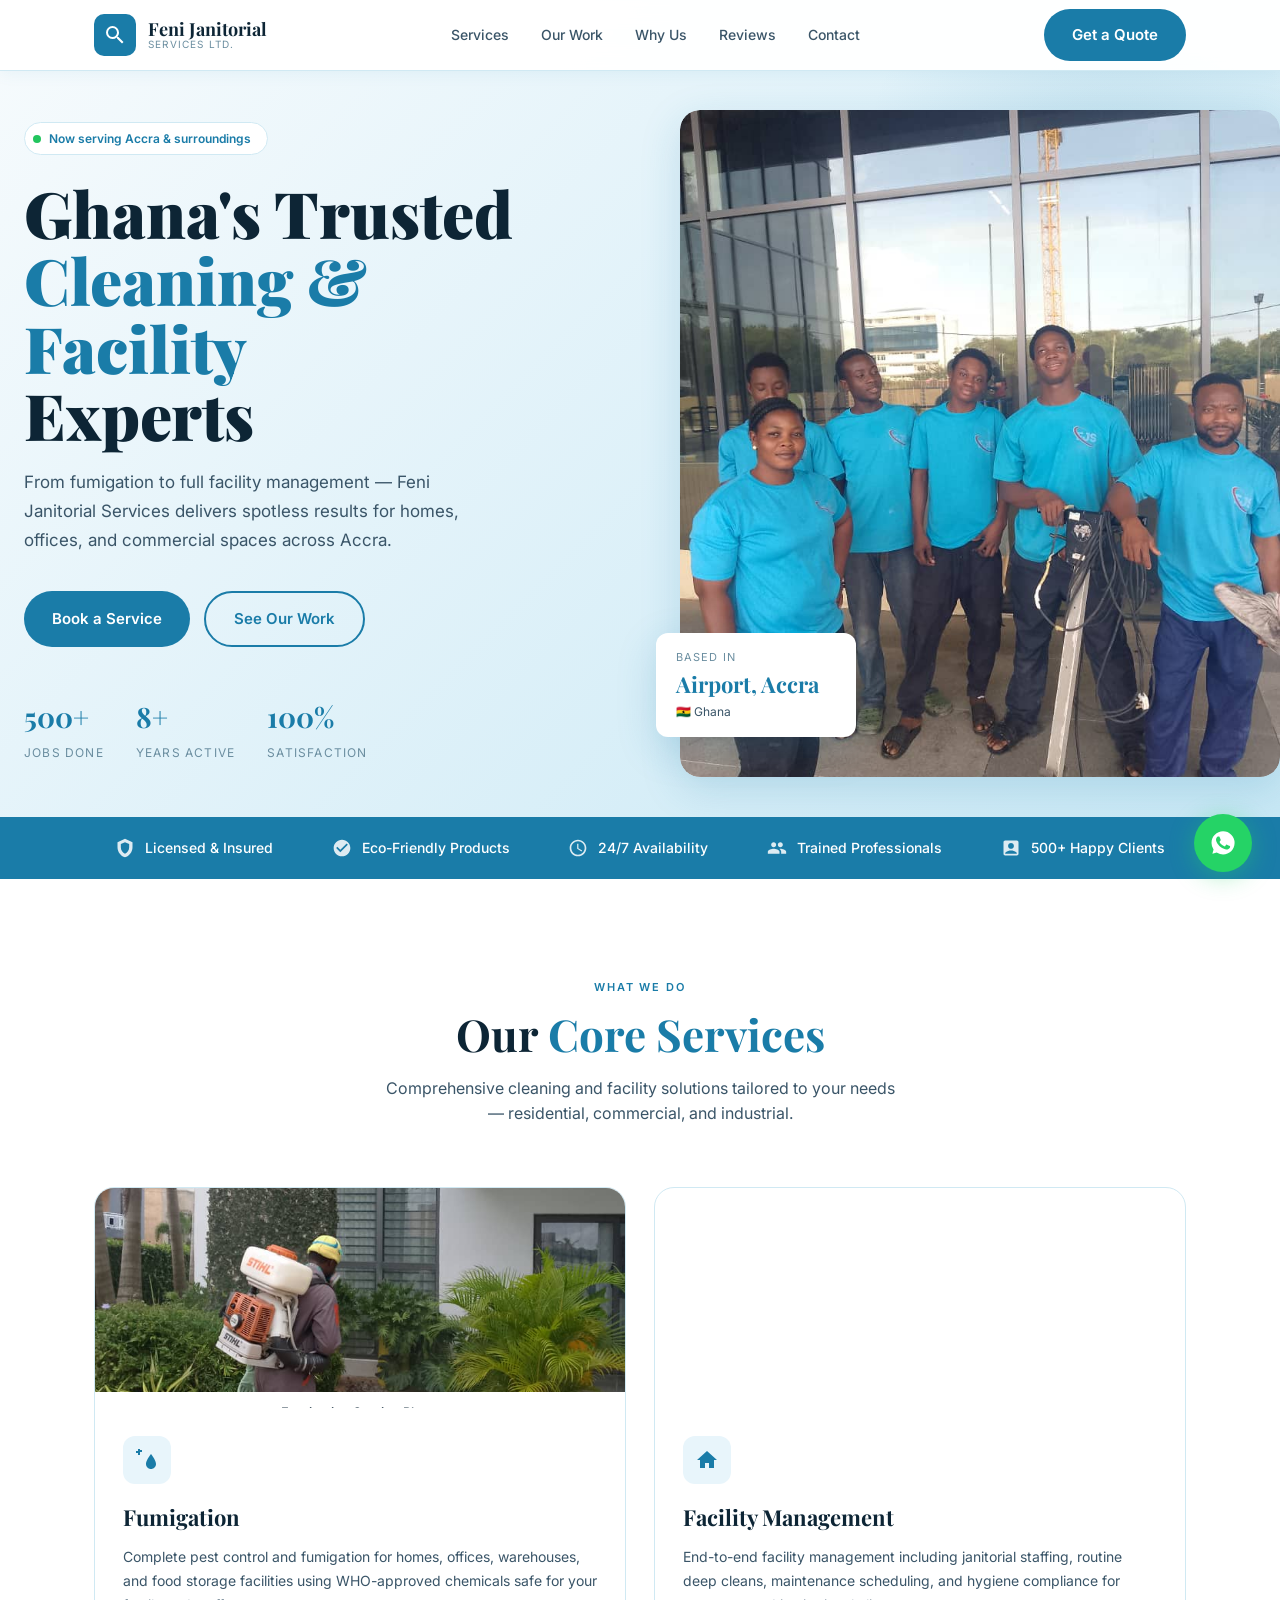
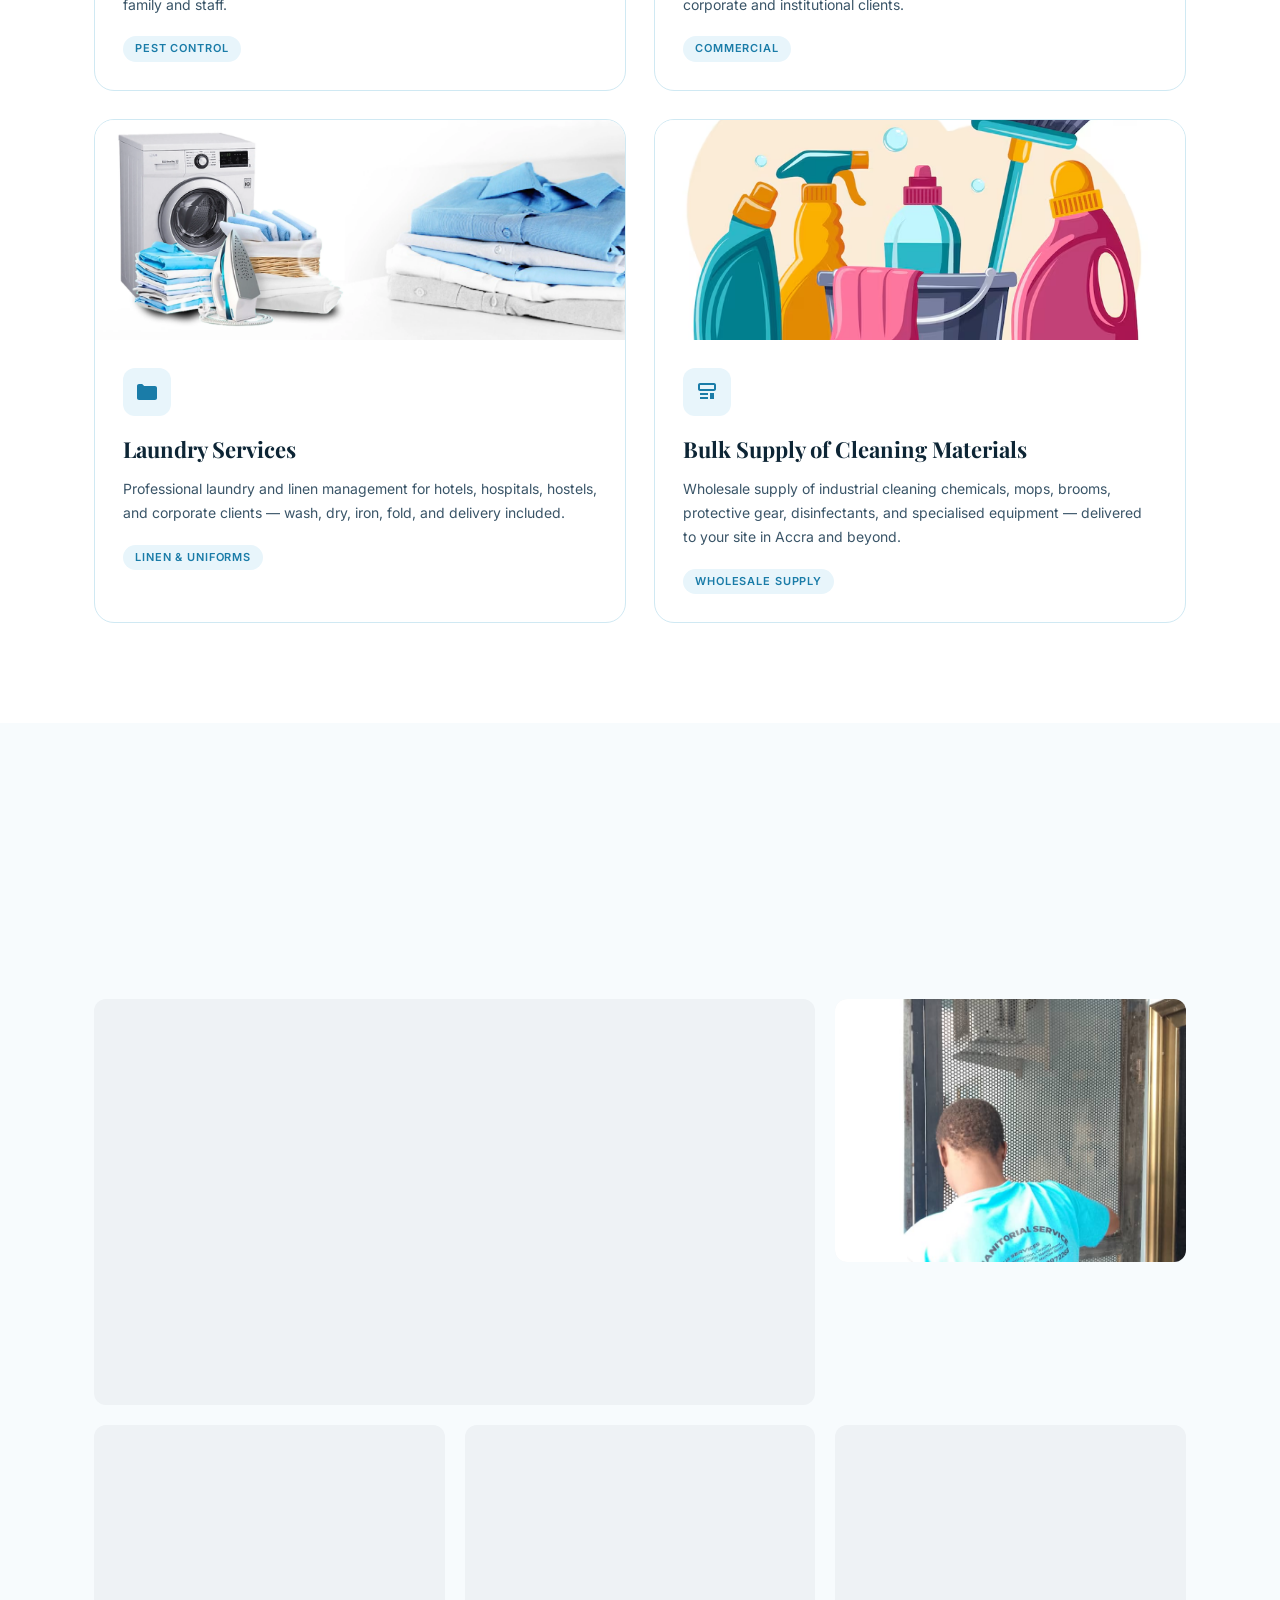
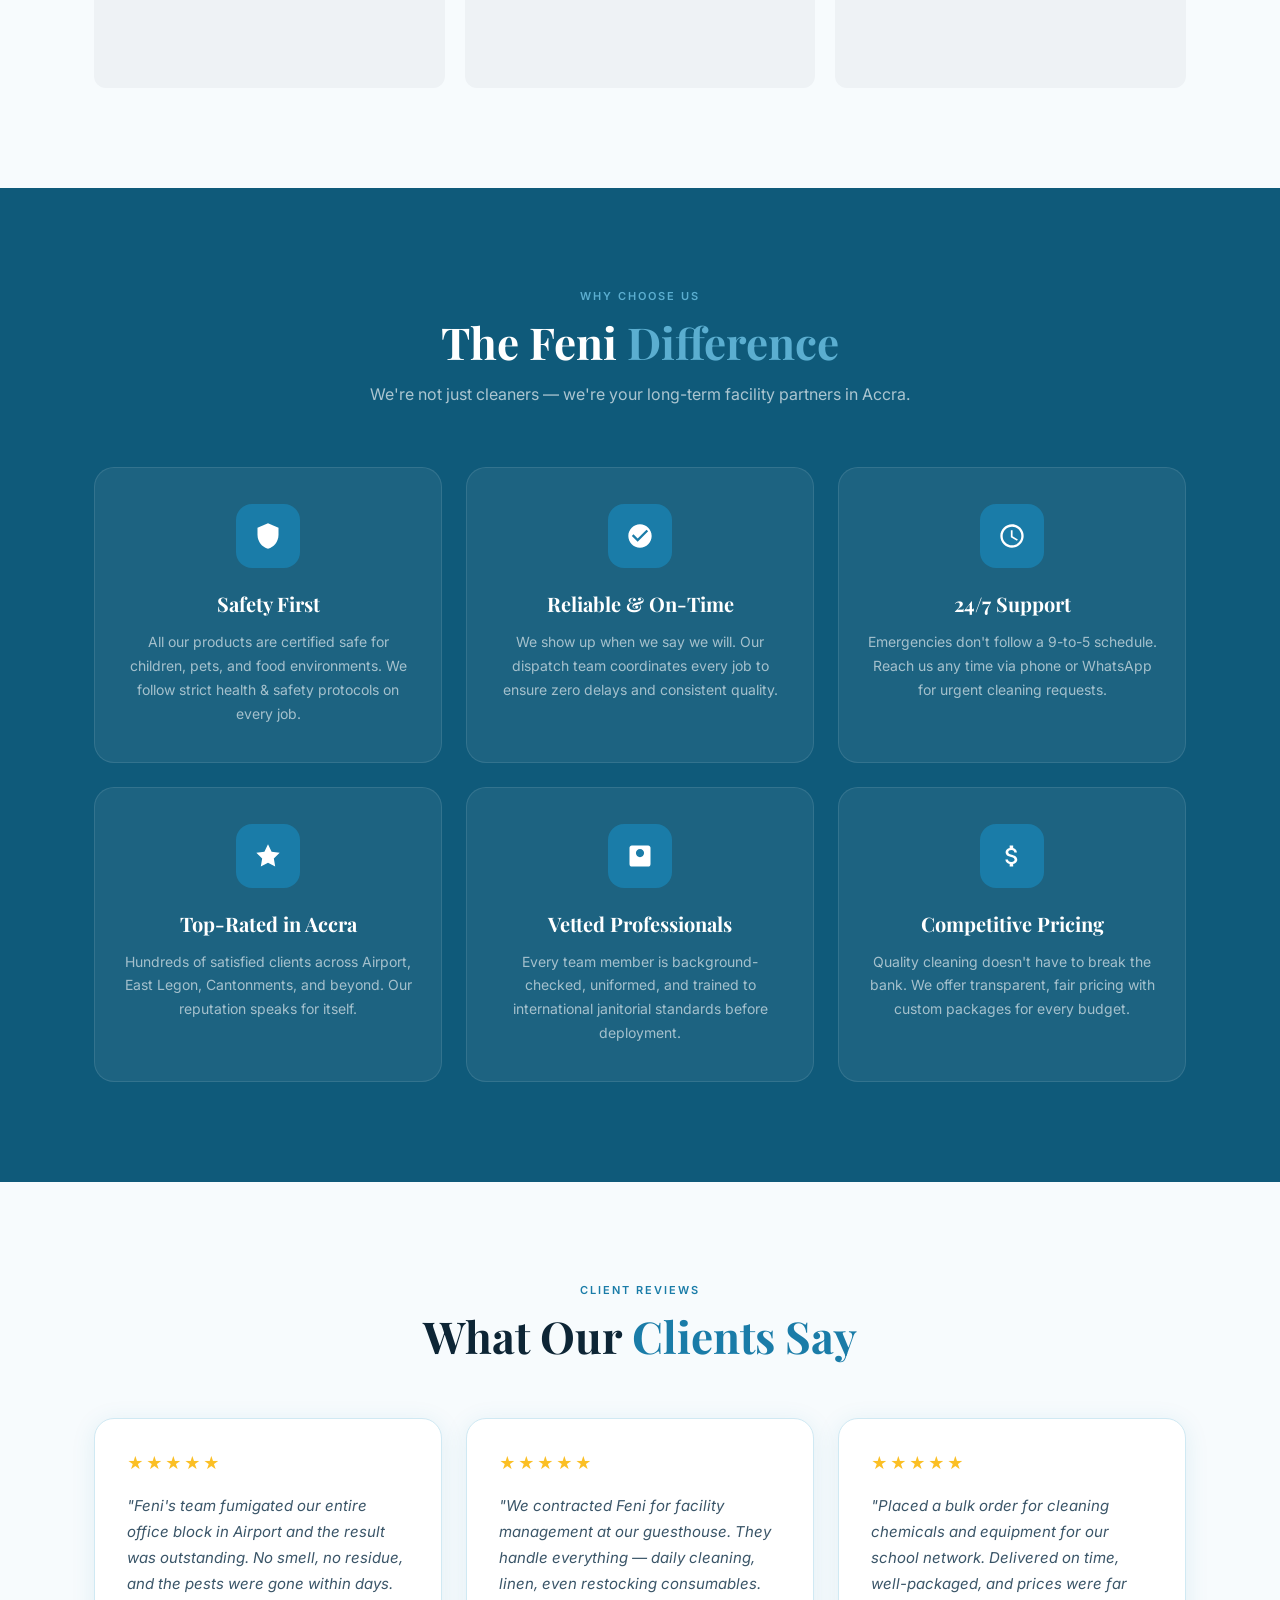
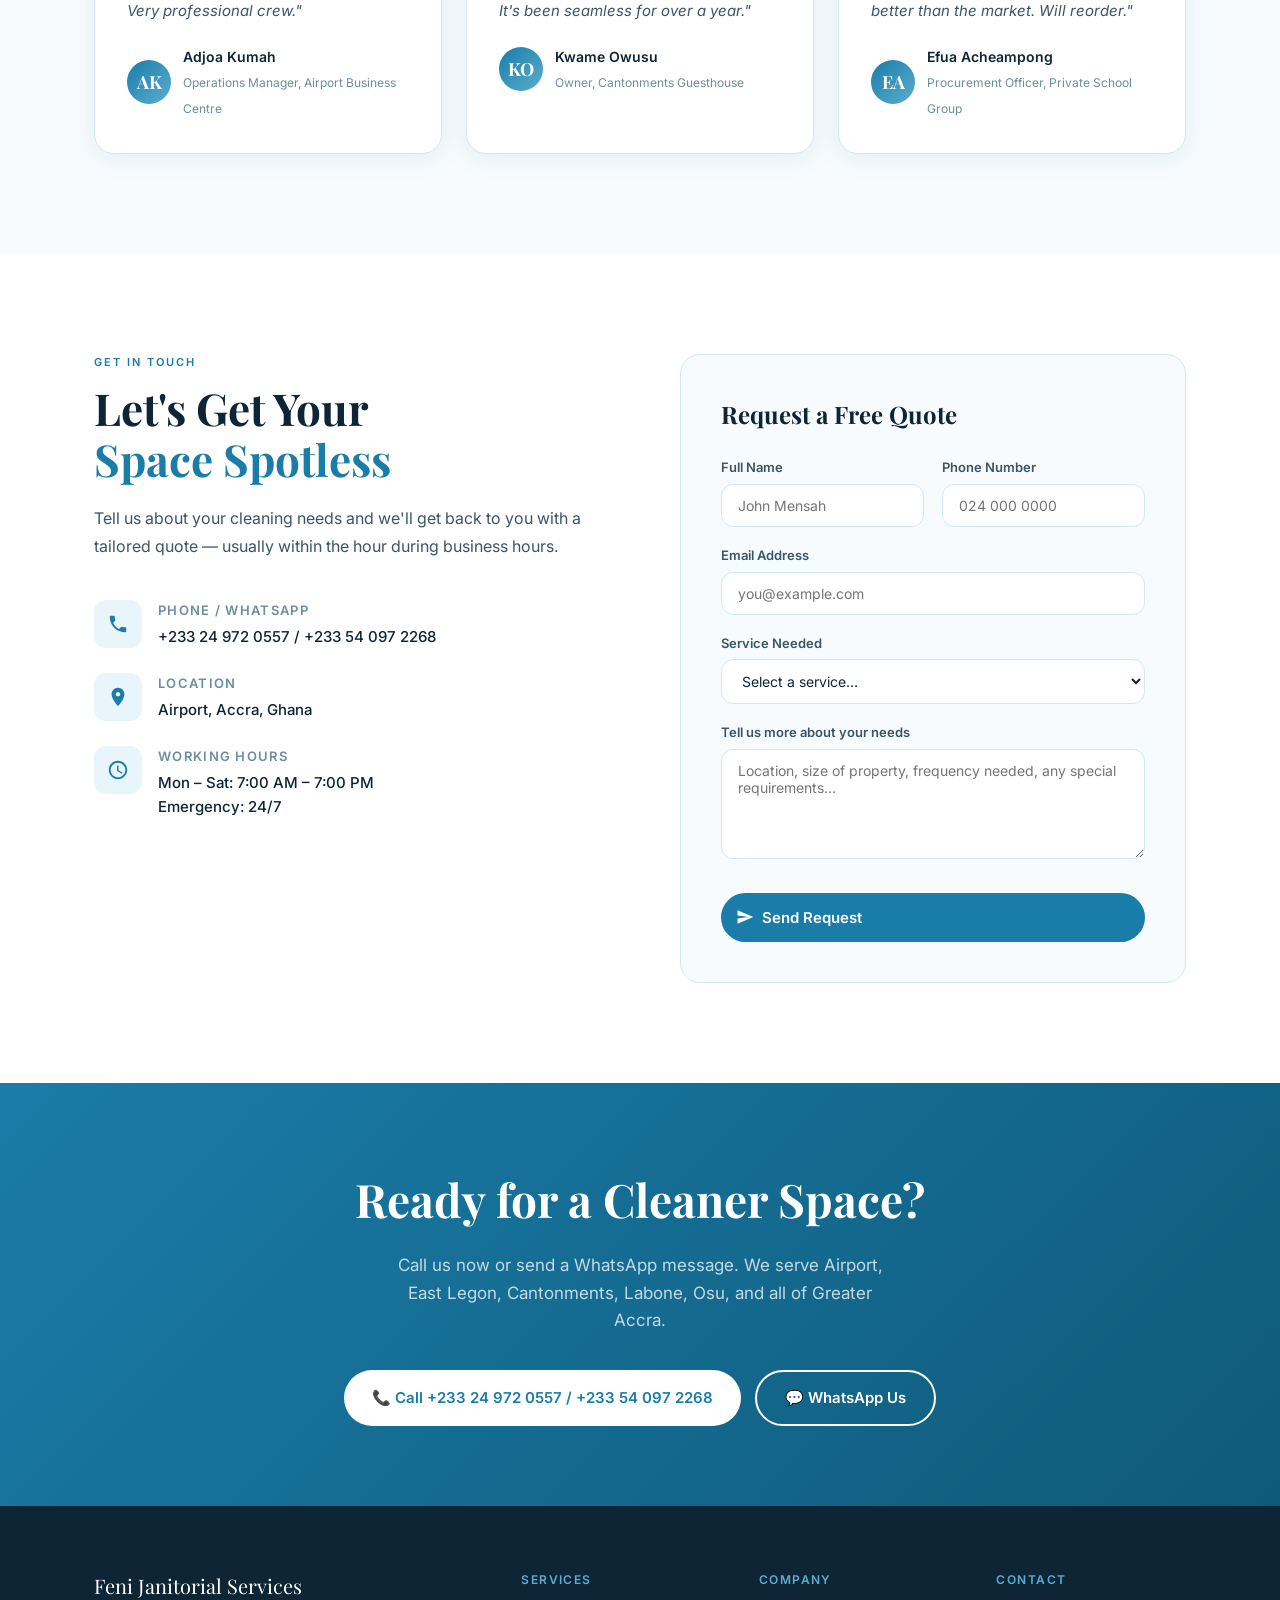
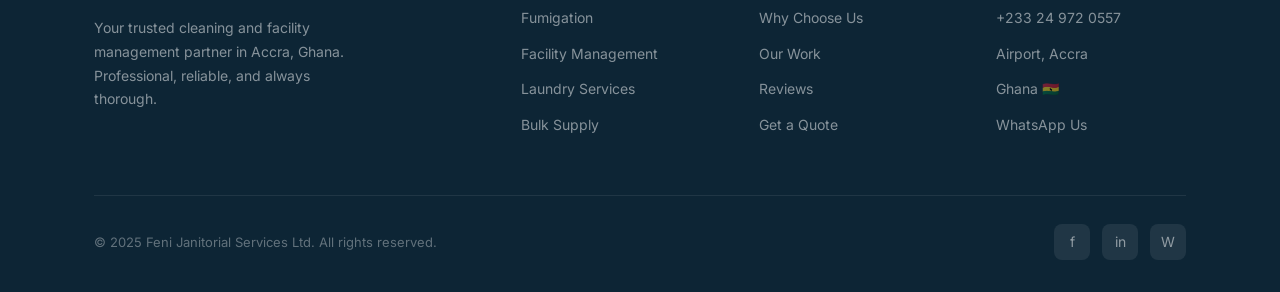
<file: index.html>
<!DOCTYPE html>
<html lang="en">
<head>
  <meta charset="UTF-8" />
  <meta name="viewport" content="width=device-width, initial-scale=1.0"/>
  <title>Feni Janitorial Services | Professional Cleaning – Accra, Ghana</title>
  <link rel="preconnect" href="https://fonts.googleapis.com">
  <link href="https://fonts.googleapis.com/css2?family=Playfair+Display:wght@700;900&family=Inter:wght@300;400;500;600&display=swap" rel="stylesheet">
  <style>
    /* ── TOKENS ─────────────────────────────────────────────── */
    :root {
      --sea-blue:    #1A7CA8;
      --sea-dark:    #0F5A7A;
      --sea-light:   #E8F5FB;
      --sea-mid:     #5BAED0;
      --white:       #FFFFFF;
      --off-white:   #F7FBFD;
      --text-dark:   #0D2535;
      --text-mid:    #3A5568;
      --text-light:  #6B8EA0;
      --accent:      #C8E8F5;
      --border:      #D0E9F3;

      --display:     'Playfair Display', Georgia, serif;
      --body:        'Inter', system-ui, sans-serif;

      --radius:      12px;
      --radius-lg:   20px;
      --shadow:      0 4px 24px rgba(26,124,168,0.10);
      --shadow-lg:   0 12px 40px rgba(26,124,168,0.18);
    }

    /* ── RESET ──────────────────────────────────────────────── */
    *, *::before, *::after { box-sizing: border-box; margin: 0; padding: 0; }
    html { scroll-behavior: smooth; }
    body { font-family: var(--body); color: var(--text-dark); background: var(--white); line-height: 1.6; }
    img, video { max-width: 100%; display: block; }
    a { text-decoration: none; color: inherit; }
    ul { list-style: none; }

    /* ── UTILITY ────────────────────────────────────────────── */
    .container { max-width: 1140px; margin: 0 auto; padding: 0 24px; }
    .section-label {
      font-family: var(--body); font-size: 11px; font-weight: 600;
      letter-spacing: 0.18em; text-transform: uppercase;
      color: var(--sea-blue); margin-bottom: 12px;
    }
    .section-heading {
      font-family: var(--display); font-size: clamp(28px, 4vw, 44px);
      font-weight: 700; line-height: 1.15; color: var(--text-dark);
    }
    .section-heading span { color: var(--sea-blue); }
    .btn {
      display: inline-flex; align-items: center; gap: 8px;
      padding: 14px 28px; border-radius: 50px; font-family: var(--body);
      font-size: 15px; font-weight: 600; cursor: pointer; transition: all .25s;
      border: none;
    }
    .btn-primary { background: var(--sea-blue); color: var(--white); }
    .btn-primary:hover { background: var(--sea-dark); transform: translateY(-2px); box-shadow: var(--shadow-lg); }
    .btn-outline { background: transparent; color: var(--sea-blue); border: 2px solid var(--sea-blue); }
    .btn-outline:hover { background: var(--sea-blue); color: var(--white); }
    .btn-white { background: var(--white); color: var(--sea-blue); }
    .btn-white:hover { background: var(--accent); transform: translateY(-2px); }

    /* ── NAV ────────────────────────────────────────────────── */
    nav {
      position: fixed; top: 0; left: 0; right: 0; z-index: 100;
      background: rgba(255,255,255,0.96); backdrop-filter: blur(12px);
      border-bottom: 1px solid var(--border);
      box-shadow: 0 2px 16px rgba(26,124,168,0.07);
    }
    .nav-inner {
      display: flex; align-items: center; justify-content: space-between;
      height: 70px;
    }
    .nav-logo {
      display: flex; align-items: center; gap: 12px;
    }
    .nav-logo .logo-mark {
      width: 42px; height: 42px; background: var(--sea-blue); border-radius: 10px;
      display: flex; align-items: center; justify-content: center;
    }
    .nav-logo .logo-mark svg { width: 24px; height: 24px; fill: white; }
    .nav-logo .logo-text { font-family: var(--display); font-size: 18px; font-weight: 700; color: var(--text-dark); line-height: 1.1; }
    .nav-logo .logo-text small { font-family: var(--body); font-size: 10px; font-weight: 400; color: var(--text-light); display: block; letter-spacing: 0.12em; text-transform: uppercase; }
    .nav-links { display: flex; align-items: center; gap: 32px; }
    .nav-links a { font-size: 14px; font-weight: 500; color: var(--text-mid); transition: color .2s; }
    .nav-links a:hover { color: var(--sea-blue); }
    .nav-cta { display: flex; align-items: center; gap: 12px; }
    .nav-phone { font-size: 13px; font-weight: 600; color: var(--sea-blue); display: flex; align-items: center; gap: 6px; }
    .hamburger { display: none; flex-direction: column; gap: 5px; cursor: pointer; padding: 4px; }
    .hamburger span { width: 24px; height: 2px; background: var(--text-dark); border-radius: 2px; transition: .3s; }
    .mobile-menu {
      display: none; position: fixed; top: 70px; left: 0; right: 0; bottom: 0;
      background: white; z-index: 99; padding: 32px 24px; flex-direction: column; gap: 24px;
    }
    .mobile-menu.open { display: flex; }
    .mobile-menu a { font-size: 22px; font-weight: 600; color: var(--text-dark); border-bottom: 1px solid var(--border); padding-bottom: 16px; }

    /* ── HERO ───────────────────────────────────────────────── */
    .hero {
      padding-top: 70px;
      display: grid; grid-template-columns: 1fr 1fr; align-items: center;
      background: linear-gradient(135deg, var(--off-white) 0%, var(--accent) 100%);
      overflow: hidden; position: relative;
    }
    .hero::before {
      content: ''; position: absolute; top: -80px; right: -80px;
      width: 500px; height: 500px; border-radius: 50%;
      background: radial-gradient(circle, rgba(26,124,168,0.12) 0%, transparent 70%);
    }
    .hero-content { padding: 52px 48px 52px 24px; position: relative; z-index: 1; }
    .hero-badge {
      display: inline-flex; align-items: center; gap: 8px;
      background: var(--white); border: 1px solid var(--border);
      border-radius: 50px; padding: 6px 16px 6px 8px;
      font-size: 12px; font-weight: 600; color: var(--sea-blue);
      margin-bottom: 24px;
    }
    .hero-badge .dot { width: 8px; height: 8px; background: #22C55E; border-radius: 50%; }
    .hero-title {
      font-family: var(--display); font-size: clamp(38px, 5vw, 64px);
      font-weight: 900; line-height: 1.05; color: var(--text-dark);
      margin-bottom: 20px;
    }
    .hero-title .line2 { color: var(--sea-blue); }
    .hero-desc { font-size: 17px; color: var(--text-mid); max-width: 460px; margin-bottom: 36px; line-height: 1.7; }
    .hero-actions { display: flex; gap: 14px; flex-wrap: wrap; margin-bottom: 48px; }
    .hero-stats { display: flex; gap: 32px; }
    .hero-stat strong { font-family: var(--display); font-size: 28px; font-weight: 700; color: var(--sea-blue); display: block; }
    .hero-stat span { font-size: 12px; color: var(--text-light); text-transform: uppercase; letter-spacing: 0.1em; }

    .hero-visual { position: relative; height: 100%; min-height: 580px; }
    .hero-video-wrap {
      position: absolute; inset: 40px 0 40px 40px;
      border-radius: var(--radius-lg); overflow: hidden;
      box-shadow: var(--shadow-lg);
    }
    .hero-video-wrap video, .hero-video-wrap .video-placeholder {
      width: 100%; height: 100%; object-fit: cover;
    }
    .video-placeholder {
      background: linear-gradient(160deg, var(--sea-blue) 0%, var(--sea-dark) 100%);
      display: flex; flex-direction: column; align-items: center; justify-content: center;
      gap: 16px; color: white; text-align: center; padding: 24px;
    }
    .video-placeholder .play-icon {
      width: 72px; height: 72px; background: rgba(255,255,255,0.2);
      border-radius: 50%; display: flex; align-items: center; justify-content: center;
      border: 2px solid rgba(255,255,255,0.4);
    }
    .video-placeholder p { font-size: 14px; opacity: 0.75; }
    .hero-float-card {
      position: absolute; bottom: 80px; left: 16px;
      background: white; border-radius: var(--radius); padding: 16px 20px;
      box-shadow: var(--shadow-lg); min-width: 200px;
    }
    .hero-float-card .label { font-size: 11px; color: var(--text-light); text-transform: uppercase; letter-spacing: .1em; }
    .hero-float-card .value { font-size: 22px; font-family: var(--display); font-weight: 700; color: var(--sea-blue); }
    .hero-float-card .sub { font-size: 12px; color: var(--text-mid); }

    /* ── TRUST BAR ──────────────────────────────────────────── */
    .trust-bar { background: var(--sea-blue); padding: 20px 0; }
    .trust-inner {
      display: flex; align-items: center; justify-content: space-around;
      flex-wrap: wrap; gap: 16px;
    }
    .trust-item { display: flex; align-items: center; gap: 10px; color: white; font-size: 14px; font-weight: 500; }
    .trust-item svg { opacity: 0.85; flex-shrink: 0; }

    /* ── SERVICES ───────────────────────────────────────────── */
    .services { padding: 100px 0; background: var(--white); }
    .services-header { text-align: center; margin-bottom: 60px; }
    .services-header p { margin-top: 16px; font-size: 16px; color: var(--text-mid); max-width: 520px; margin-left: auto; margin-right: auto; }
    .services-grid { display: grid; grid-template-columns: repeat(2, 1fr); gap: 28px; }
    .service-card {
      border-radius: var(--radius-lg); overflow: hidden;
      border: 1px solid var(--border); background: var(--white);
      transition: all .3s; position: relative;
    }
    .service-card:hover { transform: translateY(-6px); box-shadow: var(--shadow-lg); border-color: var(--sea-mid); }
    .service-card .card-img {
      height: 220px; overflow: hidden; position: relative;
    }
    .service-card .card-img img,
    .service-card .card-img .img-placeholder {
      width: 100%; height: 100%; object-fit: cover;
    }
    .img-placeholder {
      display: flex; flex-direction: column; align-items: center; justify-content: center;
      gap: 10px; font-size: 13px; font-weight: 500;
    }
    .img-placeholder svg { opacity: 0.5; }
    .service-card .card-body { padding: 28px; }
    .service-card .card-icon {
      width: 48px; height: 48px; border-radius: 12px;
      background: var(--sea-light); display: flex; align-items: center; justify-content: center;
      margin-bottom: 16px;
    }
    .service-card h3 { font-family: var(--display); font-size: 22px; font-weight: 700; margin-bottom: 10px; }
    .service-card p { font-size: 14px; color: var(--text-mid); line-height: 1.7; margin-bottom: 18px; }
    .service-card .card-tag {
      display: inline-block; background: var(--sea-light); color: var(--sea-blue);
      font-size: 11px; font-weight: 600; padding: 4px 12px; border-radius: 50px;
      letter-spacing: 0.08em; text-transform: uppercase;
    }

    /* color variants per card */
    .card-fumigation .img-placeholder { background: linear-gradient(135deg, #d0e8d0, #a8d5a8); }
    .card-facility .img-placeholder { background: linear-gradient(135deg, #d0e0f0, #a0c4e8); }
    .card-laundry .img-placeholder { background: linear-gradient(135deg, #f0e0d8, #e8c4b0); }
    .card-supply .img-placeholder { background: linear-gradient(135deg, #e8e0d8, #d0c4b8); }

    /* ── WORKS / GALLERY (FIXED FOR CELL PHONE IMAGES) ───────── */
    .gallery { padding: 100px 0; background: var(--off-white); }
    .gallery-header { text-align: center; margin-bottom: 56px; }
    .gallery-header p { margin-top: 14px; font-size: 16px; color: var(--text-mid); }
    .gallery-grid {
      display: grid;
      grid-template-columns: repeat(3, 1fr);
      gap: 20px;
    }
    .gallery-item {
      position: relative;
      border-radius: var(--radius);
      overflow: hidden;
      cursor: pointer;
      aspect-ratio: 4 / 3;
      background: #eef2f5;
    }
    /* first item spans 2 columns on desktop & tablet */
    .gallery-item:first-child {
      grid-column: span 2;
      aspect-ratio: 16 / 9;
    }
    .gallery-item img {
      width: 100%;
      height: 100%;
      object-fit: cover;
      transition: transform 0.3s ease;
      display: block;
    }
    .gallery-item:hover img {
      transform: scale(1.02);
    }
    .g-overlay {
      position: absolute;
      inset: 0;
      background: linear-gradient(0deg, rgba(15,90,122,0.85) 0%, rgba(26,124,168,0.5) 100%);
      display: flex;
      align-items: flex-end;
      padding: 20px;
      opacity: 0;
      transition: opacity 0.3s ease;
    }
    .gallery-item:hover .g-overlay {
      opacity: 1;
    }
    .g-overlay span {
      color: white;
      font-weight: 600;
      font-size: 14px;
      background: rgba(0,0,0,0.3);
      padding: 5px 12px;
      border-radius: 40px;
      backdrop-filter: blur(4px);
    }
    /* responsive gallery */
    @media (max-width: 960px) {
      .gallery-grid {
        grid-template-columns: 1fr 1fr;
      }
      .gallery-item:first-child {
        grid-column: span 2;
      }
    }
    @media (max-width: 600px) {
      .gallery-grid {
        grid-template-columns: 1fr;
      }
      .gallery-item:first-child {
        grid-column: span 1;
        aspect-ratio: 4 / 3;
      }
    }

    /* ── VIDEO SECTION ──────────────────────────────────────── */
    .video-section { padding: 100px 0; background: var(--white); }
    .video-section-inner { display: grid; grid-template-columns: 1fr 1fr; gap: 64px; align-items: center; }
    .video-section .v-wrap {
      border-radius: var(--radius-lg); overflow: hidden;
      box-shadow: var(--shadow-lg); aspect-ratio: 16/9; position: relative;
    }
    .video-section .v-wrap video { width: 100%; height: 100%; object-fit: cover; }
    .video-section .v-placeholder {
      width: 100%; height: 100%;
      background: linear-gradient(160deg, var(--sea-blue), var(--sea-dark));
      display: flex; flex-direction: column; align-items: center; justify-content: center;
      gap: 16px; color: white; padding: 32px; text-align: center;
    }
    .video-section .v-placeholder .play {
      width: 80px; height: 80px; border-radius: 50%;
      border: 3px solid rgba(255,255,255,0.5);
      display: flex; align-items: center; justify-content: center;
      font-size: 28px; cursor: pointer; transition: background .2s;
    }
    .video-section .v-placeholder .play:hover { background: rgba(255,255,255,0.2); }
    .video-section .v-text h2 { margin-bottom: 16px; }
    .video-section .v-text p { font-size: 16px; color: var(--text-mid); margin-bottom: 24px; line-height: 1.75; }
    .checklist { display: flex; flex-direction: column; gap: 12px; margin-bottom: 32px; }
    .checklist li { display: flex; align-items: flex-start; gap: 12px; font-size: 15px; color: var(--text-mid); }
    .checklist li::before {
      content: ''; flex-shrink: 0; width: 20px; height: 20px;
      background: var(--sea-blue); border-radius: 50%;
      background-image: url("data:image/svg+xml,%3Csvg xmlns='http://www.w3.org/2000/svg' viewBox='0 0 20 20' fill='white'%3E%3Cpath fill-rule='evenodd' d='M16.707 5.293a1 1 0 010 1.414l-8 8a1 1 0 01-1.414 0l-4-4a1 1 0 011.414-1.414L8 12.586l7.293-7.293a1 1 0 011.414 0z' clip-rule='evenodd'/%3E%3C/svg%3E");
      background-size: 12px 12px; background-repeat: no-repeat; background-position: center;
      margin-top: 2px;
    }

    /* ── WHY US ─────────────────────────────────────────────── */
    .why-us { padding: 100px 0; background: var(--sea-dark); }
    .why-header { text-align: center; margin-bottom: 60px; }
    .why-header .section-label { color: var(--sea-mid); }
    .why-header .section-heading { color: var(--white); }
    .why-header .section-heading span { color: var(--sea-mid); }
    .why-header p { margin-top: 14px; color: rgba(255,255,255,0.65); font-size: 16px; }
    .why-grid { display: grid; grid-template-columns: repeat(3, 1fr); gap: 24px; }
    .why-card {
      background: rgba(255,255,255,0.06); border: 1px solid rgba(255,255,255,0.1);
      border-radius: var(--radius-lg); padding: 36px 28px; text-align: center;
      transition: background .3s;
    }
    .why-card:hover { background: rgba(255,255,255,0.1); }
    .why-card .why-icon {
      width: 64px; height: 64px; background: var(--sea-blue); border-radius: 16px;
      display: flex; align-items: center; justify-content: center; margin: 0 auto 20px;
    }
    .why-card h3 { font-family: var(--display); font-size: 20px; color: white; margin-bottom: 10px; }
    .why-card p { font-size: 14px; color: rgba(255,255,255,0.6); line-height: 1.7; }

    /* ── TESTIMONIALS ───────────────────────────────────────── */
    .testimonials { padding: 100px 0; background: var(--off-white); }
    .testimonials-header { text-align: center; margin-bottom: 56px; }
    .testimonials-grid { display: grid; grid-template-columns: repeat(3, 1fr); gap: 24px; }
    .testimonial-card {
      background: white; border-radius: var(--radius-lg); padding: 32px;
      box-shadow: var(--shadow); border: 1px solid var(--border);
    }
    .stars { color: #FBBF24; font-size: 16px; margin-bottom: 16px; letter-spacing: 2px; }
    .testimonial-card blockquote { font-size: 15px; color: var(--text-mid); line-height: 1.75; margin-bottom: 20px; font-style: italic; }
    .testimonial-card .reviewer { display: flex; align-items: center; gap: 12px; }
    .reviewer-avatar {
      width: 44px; height: 44px; border-radius: 50%;
      background: linear-gradient(135deg, var(--sea-blue), var(--sea-mid));
      display: flex; align-items: center; justify-content: center;
      font-family: var(--display); font-size: 18px; font-weight: 700; color: white; flex-shrink: 0;
    }
    .reviewer strong { font-size: 14px; font-weight: 600; color: var(--text-dark); }
    .reviewer span { font-size: 12px; color: var(--text-light); }

    /* ── CONTACT ────────────────────────────────────────────── */
    .contact { padding: 100px 0; background: var(--white); }
    .contact-inner { display: grid; grid-template-columns: 1fr 1fr; gap: 80px; align-items: start; }
    .contact-info .section-heading { margin-bottom: 20px; }
    .contact-info > p { font-size: 16px; color: var(--text-mid); margin-bottom: 40px; line-height: 1.75; }
    .contact-details { display: flex; flex-direction: column; gap: 24px; }
    .contact-item { display: flex; align-items: flex-start; gap: 16px; }
    .contact-item .c-icon {
      width: 48px; height: 48px; background: var(--sea-light); border-radius: 12px;
      display: flex; align-items: center; justify-content: center; flex-shrink: 0;
    }
    .contact-item h4 { font-size: 13px; font-weight: 600; color: var(--text-light); text-transform: uppercase; letter-spacing: 0.1em; margin-bottom: 4px; }
    .contact-item p { font-size: 15px; font-weight: 500; color: var(--text-dark); }
    .contact-form { background: var(--off-white); border-radius: var(--radius-lg); padding: 40px; border: 1px solid var(--border); }
    .contact-form h3 { font-family: var(--display); font-size: 24px; margin-bottom: 24px; }
    .form-group { margin-bottom: 18px; }
    .form-row { display: grid; grid-template-columns: 1fr 1fr; gap: 18px; }
    label { font-size: 13px; font-weight: 600; color: var(--text-mid); display: block; margin-bottom: 6px; }
    input, select, textarea {
      width: 100%; padding: 12px 16px; border: 1px solid var(--border);
      border-radius: var(--radius); font-family: var(--body); font-size: 14px;
      color: var(--text-dark); background: white; outline: none; transition: border .2s;
    }
    input:focus, select:focus, textarea:focus { border-color: var(--sea-blue); box-shadow: 0 0 0 3px rgba(26,124,168,0.1); }
    textarea { resize: vertical; min-height: 110px; }
    .form-submit { width: 100%; padding: 15px; margin-top: 8px; }

    /* ── CTA BANNER ─────────────────────────────────────────── */
    .cta-banner {
      background: linear-gradient(135deg, var(--sea-blue) 0%, var(--sea-dark) 100%);
      padding: 80px 0; text-align: center;
    }
    .cta-banner h2 { font-family: var(--display); font-size: clamp(28px,4vw,46px); color: white; margin-bottom: 16px; }
    .cta-banner p { font-size: 17px; color: rgba(255,255,255,0.75); max-width: 520px; margin: 0 auto 36px; }
    .cta-banner .btn-row { display: flex; justify-content: center; gap: 14px; flex-wrap: wrap; }

    /* ── FOOTER ─────────────────────────────────────────────── */
    footer { background: var(--text-dark); color: white; padding: 64px 0 32px; }
    .footer-grid { display: grid; grid-template-columns: 2fr 1fr 1fr 1fr; gap: 48px; margin-bottom: 48px; }
    .footer-brand .logo-text { font-family: var(--display); font-size: 20px; margin-bottom: 14px; }
    .footer-brand p { font-size: 14px; color: rgba(255,255,255,0.5); line-height: 1.7; max-width: 280px; }
    .footer-col h4 { font-size: 12px; font-weight: 600; text-transform: uppercase; letter-spacing: 0.12em; color: var(--sea-mid); margin-bottom: 16px; }
    .footer-col li { margin-bottom: 10px; }
    .footer-col li a { font-size: 14px; color: rgba(255,255,255,0.5); transition: color .2s; }
    .footer-col li a:hover { color: white; }
    .footer-bottom { border-top: 1px solid rgba(255,255,255,0.08); padding-top: 28px; display: flex; justify-content: space-between; align-items: center; flex-wrap: wrap; gap: 12px; }
    .footer-bottom p { font-size: 13px; color: rgba(255,255,255,0.35); }
    .footer-social { display: flex; gap: 12px; }
    .social-link {
      width: 36px; height: 36px; border-radius: 8px; background: rgba(255,255,255,0.08);
      display: flex; align-items: center; justify-content: center;
      color: rgba(255,255,255,0.5); font-size: 14px; transition: all .2s;
    }
    .social-link:hover { background: var(--sea-blue); color: white; }

    /* ── FLOATING WHATSAPP ──────────────────────────────────── */
    .whatsapp-float {
      position: fixed; bottom: 28px; right: 28px; z-index: 200;
      background: #25D366; color: white; border-radius: 50%;
      width: 58px; height: 58px; display: flex; align-items: center; justify-content: center;
      box-shadow: 0 4px 24px rgba(37,211,102,0.4); cursor: pointer;
      transition: transform .2s, box-shadow .2s;
      text-decoration: none;
    }
    .whatsapp-float:hover { transform: scale(1.1); box-shadow: 0 8px 32px rgba(37,211,102,0.5); }

    /* ── RESPONSIVE (non-gallery) ───────────────────────────── */
    @media (max-width: 960px) {
      .hero { grid-template-columns: 1fr; }
      .hero-visual { display: none; }
      .hero-content { padding: 36px 24px 40px 24px; }
      .services-grid { grid-template-columns: 1fr; }
      .video-section-inner { grid-template-columns: 1fr; }
      .why-grid { grid-template-columns: 1fr 1fr; }
      .testimonials-grid { grid-template-columns: 1fr; }
      .contact-inner { grid-template-columns: 1fr; }
      .footer-grid { grid-template-columns: 1fr 1fr; }
      .nav-links, .nav-cta .btn { display: none; }
      .hamburger { display: flex; }
    }
    @media (max-width: 600px) {
      .why-grid { grid-template-columns: 1fr; }
      .footer-grid { grid-template-columns: 1fr; }
      .form-row { grid-template-columns: 1fr; }
      .hero-stats { gap: 20px; }
      .trust-inner { justify-content: flex-start; }
      .hero-content { padding: 28px 20px 36px 20px !important; }
    }

    /* ── ANIMATIONS ──────────────────────────────────────────── */
    @keyframes fadeUp {
      from { opacity: 0; transform: translateY(32px); }
      to   { opacity: 1; transform: translateY(0); }
    }
    @keyframes fadeIn {
      from { opacity: 0; }
      to   { opacity: 1; }
    }
    @keyframes slideInRight {
      from { opacity: 0; transform: translateX(48px); }
      to   { opacity: 1; transform: translateX(0); }
    }
    @keyframes pulseGreen {
      0%,100% { box-shadow: 0 0 0 0 rgba(34,197,94,.5); }
      50%      { box-shadow: 0 0 0 7px rgba(34,197,94,0); }
    }
    .hero-badge   { animation: fadeIn  .45s ease both .05s; }
    .hero-title   { animation: fadeUp  .6s  ease both .15s; }
    .hero-desc    { animation: fadeUp  .6s  ease both .28s; }
    .hero-actions { animation: fadeUp  .6s  ease both .40s; }
    .hero-stats   { animation: fadeUp  .6s  ease both .52s; }
    .hero-visual  { animation: slideInRight .75s ease both .2s; }
    .hero-badge .dot { animation: pulseGreen 2s infinite; }
    nav { animation: fadeIn .35s ease both; }
    .reveal {
      opacity: 0; transform: translateY(28px);
      transition: opacity .65s ease, transform .65s ease;
    }
    .reveal.visible { opacity: 1; transform: none; }
    .reveal-left {
      opacity: 0; transform: translateX(-36px);
      transition: opacity .65s ease, transform .65s ease;
    }
    .reveal-left.visible { opacity: 1; transform: none; }
    .reveal-right {
      opacity: 0; transform: translateX(36px);
      transition: opacity .65s ease, transform .65s ease;
    }
    .reveal-right.visible { opacity: 1; transform: none; }
    .reveal-scale {
      opacity: 0; transform: scale(.93);
      transition: opacity .6s ease, transform .6s ease;
    }
    .reveal-scale.visible { opacity: 1; transform: none; }
    .stagger > * {
      opacity: 0; transform: translateY(22px);
      transition: opacity .55s ease, transform .55s ease;
    }
    .stagger.visible > *:nth-child(1){opacity:1;transform:none;transition-delay:.00s}
    .stagger.visible > *:nth-child(2){opacity:1;transform:none;transition-delay:.10s}
    .stagger.visible > *:nth-child(3){opacity:1;transform:none;transition-delay:.20s}
    .stagger.visible > *:nth-child(4){opacity:1;transform:none;transition-delay:.30s}
    .stagger.visible > *:nth-child(5){opacity:1;transform:none;transition-delay:.40s}
    .stagger.visible > *:nth-child(6){opacity:1;transform:none;transition-delay:.50s}
    @media (prefers-reduced-motion: reduce) {
      *, .reveal, .reveal-left, .reveal-right, .reveal-scale, .stagger > * {
        animation: none !important; transition: none !important;
        opacity: 1 !important; transform: none !important;
      }
    }

    /* extra legacy overrides – kept for compatibility */
    .g-media {
      width: 100%;
      height: 100%;
      object-fit: cover;
      border-radius: inherit;
      display: block;
    }
    .card-img {
      display: flex;
      justify-content: center;
      align-items: center;
      overflow: hidden;
      width: 100%;
      height: 100%;
    }
    .card-video {
      width: 100%;
      height: 100%;
      object-fit: cover;
      display: block;
    }
  </style>
</head>
<body>

<!-- ══ NAV ══════════════════════════════════════════════════ -->
<nav>
  <div class="container nav-inner">
    <a href="#" class="nav-logo">
      <div class="logo-mark">
        <svg viewBox="0 0 24 24" xmlns="http://www.w3.org/2000/svg">
          <path d="M9.5 3A6.5 6.5 0 0 1 16 9.5c0 1.61-.59 3.09-1.56 4.23l.27.27h.79l5 5-1.5 1.5-5-5v-.79l-.27-.27A6.516 6.516 0 0 1 9.5 16 6.5 6.5 0 0 1 3 9.5 6.5 6.5 0 0 1 9.5 3m0 2C7 5 5 7 5 9.5S7 14 9.5 14 14 12 14 9.5 12 5 9.5 5Z"/>
        </svg>
      </div>
      <div class="logo-text">Feni Janitorial<small>Services Ltd.</small></div>
    </a>

    <div class="nav-links">
      <a href="#services">Services</a>
      <a href="#gallery">Our Work</a>
      <a href="#about">Why Us</a>
      <a href="#testimonials">Reviews</a>
      <a href="#contact">Contact</a>
    </div>

    <div class="nav-cta">
      <a href="#contact" class="btn btn-primary">Get a Quote</a>
    </div>

    <div class="hamburger" id="hamburger" onclick="toggleMenu()">
      <span></span><span></span><span></span>
    </div>
  </div>
</nav>

<!-- Mobile Menu -->
<div class="mobile-menu" id="mobileMenu">
  <a href="#services" onclick="toggleMenu()">Services</a>
  <a href="#gallery" onclick="toggleMenu()">Our Work</a>
  <a href="#about" onclick="toggleMenu()">Why Us</a>
  <a href="#testimonials" onclick="toggleMenu()">Reviews</a>
  <a href="#contact" onclick="toggleMenu()">Contact</a>
  <a href="tel:+233249720557" class="btn btn-primary" style="text-align:center; border-radius:50px;">📞 Call Us Now</a>
</div>

<!-- ══ HERO ══════════════════════════════════════════════════ -->
<section class="hero">
  <div class="container" style="display:contents">
    <div class="hero-content container">
      <div class="hero-badge">
        <span class="dot"></span>
        Now serving Accra & surroundings
      </div>
      <h1 class="hero-title">
        Ghana's Trusted<br>
        <span class="line2">Cleaning &amp; Facility</span><br>
        Experts
      </h1>
      <p class="hero-desc">
        From fumigation to full facility management — Feni Janitorial Services delivers spotless results for homes, offices, and commercial spaces across Accra.
      </p>
      <div class="hero-actions">
        <a href="#contact" class="btn btn-primary">Book a Service</a>
        <a href="#gallery" class="btn btn-outline">See Our Work</a>
      </div>
      <div class="hero-stats">
        <div class="hero-stat"><strong>500+</strong><span>Jobs Done</span></div>
        <div class="hero-stat"><strong>8+</strong><span>Years Active</span></div>
        <div class="hero-stat"><strong>100%</strong><span>Satisfaction</span></div>
      </div>
    </div>




<div class="hero-visual">
  <div class="hero-video-wrap">
    <img class="g-media" src="assets/img/staff.jpeg" alt="Office deep clean">
  </div>
  <div class="hero-float-card">
    <div class="label">Based in</div>
    <div class="value">Airport, Accra</div>
    <div class="sub">🇬🇭 Ghana</div>
  </div>
</div>
  </div>
</section>

<!-- ══ TRUST BAR ══════════════════════════════════════════════ -->
<div class="trust-bar">
  <div class="container trust-inner">
    <div class="trust-item"><svg width="20" height="20" fill="white" viewBox="0 0 24 24"><path d="M12 1L3 5v6c0 5.55 3.84 10.74 9 12 5.16-1.26 9-6.45 9-12V5l-9-4zm0 4l5 2.18V11c0 3.5-2.33 6.79-5 7.93C9.33 17.79 7 14.5 7 11V7.18L12 5z"/></svg> Licensed &amp; Insured</div>
    <div class="trust-item"><svg width="20" height="20" fill="white" viewBox="0 0 24 24"><path d="M12 2C6.48 2 2 6.48 2 12s4.48 10 10 10 10-4.48 10-10S17.52 2 12 2zm-2 15l-5-5 1.41-1.41L10 14.17l7.59-7.59L19 8l-9 9z"/></svg> Eco-Friendly Products</div>
    <div class="trust-item"><svg width="20" height="20" fill="white" viewBox="0 0 24 24"><path d="M11.99 2C6.47 2 2 6.48 2 12s4.47 10 9.99 10C17.52 22 22 17.52 22 12S17.52 2 11.99 2zM12 20c-4.42 0-8-3.58-8-8s3.58-8 8-8 8 3.58 8 8-3.58 8-8 8zm.5-13H11v6l5.25 3.15.75-1.23-4.5-2.67V7z"/></svg> 24/7 Availability</div>
    <div class="trust-item"><svg width="20" height="20" fill="white" viewBox="0 0 24 24"><path d="M16 11c1.66 0 2.99-1.34 2.99-3S17.66 5 16 5c-1.66 0-3 1.34-3 3s1.34 3 3 3zm-8 0c1.66 0 2.99-1.34 2.99-3S9.66 5 8 5C6.34 5 5 6.34 5 8s1.34 3 3 3zm0 2c-2.33 0-7 1.17-7 3.5V19h14v-2.5c0-2.33-4.67-3.5-7-3.5zm8 0c-.29 0-.62.02-.97.05 1.16.84 1.97 1.97 1.97 3.45V19h6v-2.5c0-2.33-4.67-3.5-7-3.5z"/></svg> Trained Professionals</div>
    <div class="trust-item"><svg width="20" height="20" fill="white" viewBox="0 0 24 24"><path d="M19 3H5c-1.1 0-2 .9-2 2v14c0 1.1.9 2 2 2h14c1.1 0 2-.9 2-2V5c0-1.1-.9-2-2-2zm-7 3c1.93 0 3.5 1.57 3.5 3.5S13.93 13 12 13s-3.5-1.57-3.5-3.5S10.07 6 12 6zm7 13H5v-.23c0-.62.28-1.2.76-1.58C7.47 15.82 9.64 15 12 15s4.53.82 6.24 2.19c.48.38.76.97.76 1.58V19z"/></svg> 500+ Happy Clients</div>
  </div>
</div>

<!-- ══ SERVICES ═══════════════════════════════════════════════ -->
<section class="services" id="services">
  <div class="container">
    <div class="services-header reveal">
      <div class="section-label">What We Do</div>
      <h2 class="section-heading">Our <span>Core Services</span></h2>
      <p>Comprehensive cleaning and facility solutions tailored to your needs — residential, commercial, and industrial.</p>
    </div>
    <div class="services-grid stagger">
      <!-- Fumigation -->
      <div class="service-card">
        <div class="card-img">
          <div class="img-placeholder card-fumigation">
            <img class="g-media" src="./assets/img/fumigation.jpg" alt="Fumigation service">
            <span>Fumigation Service Photo</span>
          </div>
        </div>
        <div class="card-body">
          <div class="card-icon"><svg width="24" height="24" fill="#1A7CA8" viewBox="0 0 24 24"><path d="M7 2v2H5v3H3V5H1V3h2V1h2v1h2zm14 14c0 2.76-2.24 5-5 5s-5-2.24-5-5c0-3 3-7.5 5-10 2 2.5 5 7 5 10z"/></svg></div>
          <h3>Fumigation</h3>
          <p>Complete pest control and fumigation for homes, offices, warehouses, and food storage facilities using WHO-approved chemicals safe for your family and staff.</p>
          <span class="card-tag">Pest Control</span>
        </div>
      </div>
      <!-- Facility Management -->
      <div class="service-card">
        <div class="card-img">
<video autoplay muted loop class="card-video">
  <source src="assets/video/facility video.mp4" type="video/mp4">
  Your browser does not support the video tag.
</video>
        </div>
        <div class="card-body">
          <div class="card-icon"><svg width="24" height="24" fill="#1A7CA8" viewBox="0 0 24 24"><path d="M12 3L2 12h3v8h5v-5h4v5h5v-8h3L12 3z"/></svg></div>
          <h3>Facility Management</h3>
          <p>End-to-end facility management including janitorial staffing, routine deep cleans, maintenance scheduling, and hygiene compliance for corporate and institutional clients.</p>
          <span class="card-tag">Commercial</span>
        </div>
      </div>
      <!-- Laundry -->
      <div class="service-card">
        <div class="card-img">
          <div class="img-placeholder card-laundry">
            <img class="card-img" src="assets/img/laundry.webp" alt="Laundry services">
          </div>
        </div>
        <div class="card-body">
          <div class="card-icon"><svg width="24" height="24" fill="#1A7CA8" viewBox="0 0 24 24"><path d="M9.17 6l-2-2H4c-1.1 0-1.99.9-1.99 2L2 18c0 1.1.9 2 2 2h16c1.1 0 2-.9 2-2V8c0-1.1-.9-2-2-2h-8.83z"/></svg></div>
          <h3>Laundry Services</h3>
          <p>Professional laundry and linen management for hotels, hospitals, hostels, and corporate clients — wash, dry, iron, fold, and delivery included.</p>
          <span class="card-tag">Linen & Uniforms</span>
        </div>
      </div>
      <!-- Bulk Supply -->
      <div class="service-card">
        <div class="card-img">
          <div class="img-placeholder card-supply">
            <img class="card-img" src="assets/img/cleaning materialss.avif" alt="Bulk cleaning supplies">
          </div>
        </div>
        <div class="card-body">
          <div class="card-icon"><svg width="24" height="24" fill="#1A7CA8" viewBox="0 0 24 24"><path d="M19 3H5c-1.1 0-2 .9-2 2v4c0 1.1.9 2 2 2h14c1.1 0 2-.9 2-2V5c0-1.1-.9-2-2-2zm0 6H5V5h14v4zM5 13h8v2H5v-2zm0 4h8v2H5v-2zm10-4h4v6h-4v-6z"/></svg></div>
          <h3>Bulk Supply of Cleaning Materials</h3>
          <p>Wholesale supply of industrial cleaning chemicals, mops, brooms, protective gear, disinfectants, and specialised equipment — delivered to your site in Accra and beyond.</p>
          <span class="card-tag">Wholesale Supply</span>
        </div>
      </div>
    </div>
  </div>
</section>

<!-- ══ GALLERY (PORTFOLIO) – FIXED FOR CELL PHONE IMAGES ══════ -->
<section class="gallery" id="gallery">
  <div class="container">
    <div class="gallery-header reveal">
      <div class="section-label">Portfolio</div>
      <h2 class="section-heading">Works <span>Done</span></h2>
      <p>Real projects captured with mobile phones – crisp, authentic, and responsive on every device.</p>
    </div>
    <div class="gallery-grid stagger">
      <!-- item 1 (featured, spans 2 columns) -->
<div class="gallery-item">
  <video autoplay muted loop playsinline style="width:100%; height:100%; object-fit:cover;">
    <source src="assets/video/ins.mp4" type="video/mp4">
    Your browser does not support the video tag.
  </video>
  <div class="g-overlay"><span>📦 Bulk Equipment Delivery</span></div>
</div>
      <!-- item 2 -->
      <div class="gallery-item">
        <img src="assets/img/door.jpg" alt="Office entrance deep cleaning" loading="lazy">
        <div class="g-overlay"><span>🚪 Office Entrance Makeover</span></div>
      </div>
      <!-- item 3 -->
<div class="gallery-item">
  <video autoplay muted loop playsinline style="width:100%; height:100%; object-fit:cover;">
    <source src="assets/video/fumes.mp4" type="video/mp4">
    Your browser does not support the video tag.
  </video>
  <div class="g-overlay"><span>Fumigation Service</span></div>
</div>
      <!-- item 4 -->
<div class="gallery-item">
  <video autoplay muted loop playsinline style="width:100%; height:100%; object-fit:cover;">
    <source src="assets/video/yy.mp4" type="video/mp4">
    Your browser does not support the video tag.
  </video>
  <div class="g-overlay"><span>Scrubbing Tiles</span></div>
</div>
      <!-- item 5 -->
<div class="gallery-item">
  <video autoplay muted loop playsinline style="width:100%; height:100%; object-fit:cover;">
    <source src="assets/video/sofa.mp4" type="video/mp4">
    Your browser does not support the video tag.
  </video>
  <div class="g-overlay"><span>Sofa Cleaning</span></div>
</div>
    </div>
  </div>
</section>


<!-- ══ WHY US ══════════════════════════════════════════════════ -->
<section class="why-us" id="about">
  <div class="container">
    <div class="why-header reveal">
      <div class="section-label">Why Choose Us</div>
      <h2 class="section-heading">The Feni <span>Difference</span></h2>
      <p>We're not just cleaners — we're your long-term facility partners in Accra.</p>
    </div>
    <div class="why-grid stagger">
      <div class="why-card"><div class="why-icon"><svg width="28" height="28" fill="white" viewBox="0 0 24 24"><path d="M12 1L3 5v6c0 5.55 3.84 10.74 9 12 5.16-1.26 9-6.45 9-12V5l-9-4z"/></svg></div><h3>Safety First</h3><p>All our products are certified safe for children, pets, and food environments. We follow strict health & safety protocols on every job.</p></div>
      <div class="why-card"><div class="why-icon"><svg width="28" height="28" fill="white" viewBox="0 0 24 24"><path d="M12 2C6.48 2 2 6.48 2 12s4.48 10 10 10 10-4.48 10-10S17.52 2 12 2zm-2 15l-5-5 1.41-1.41L10 14.17l7.59-7.59L19 8l-9 9z"/></svg></div><h3>Reliable & On-Time</h3><p>We show up when we say we will. Our dispatch team coordinates every job to ensure zero delays and consistent quality.</p></div>
      <div class="why-card"><div class="why-icon"><svg width="28" height="28" fill="white" viewBox="0 0 24 24"><path d="M11.99 2C6.47 2 2 6.48 2 12s4.47 10 9.99 10C17.52 22 22 17.52 22 12S17.52 2 11.99 2zM12 20c-4.42 0-8-3.58-8-8s3.58-8 8-8 8 3.58 8 8-3.58 8-8 8zm.5-13H11v6l5.25 3.15.75-1.23-4.5-2.67V7z"/></svg></div><h3>24/7 Support</h3><p>Emergencies don't follow a 9-to-5 schedule. Reach us any time via phone or WhatsApp for urgent cleaning requests.</p></div>
      <div class="why-card"><div class="why-icon"><svg width="28" height="28" fill="white" viewBox="0 0 24 24"><path d="M12 2l3.09 6.26L22 9.27l-5 4.87 1.18 6.88L12 17.77l-6.18 3.25L7 14.14 2 9.27l6.91-1.01L12 2z"/></svg></div><h3>Top-Rated in Accra</h3><p>Hundreds of satisfied clients across Airport, East Legon, Cantonments, and beyond. Our reputation speaks for itself.</p></div>
      <div class="why-card"><div class="why-icon"><svg width="28" height="28" fill="white" viewBox="0 0 24 24"><path d="M19 3H5c-1.1 0-2 .9-2 2v14c0 1.1.9 2 2 2h14c1.1 0 2-.9 2-2V5c0-1.1-.9-2-2-2zm-7 3c1.93 0 3.5 1.57 3.5 3.5S13.93 13 12 13s-3.5-1.57-3.5-3.5S10.07 6 12 6z"/></svg></div><h3>Vetted Professionals</h3><p>Every team member is background-checked, uniformed, and trained to international janitorial standards before deployment.</p></div>
      <div class="why-card"><div class="why-icon"><svg width="28" height="28" fill="white" viewBox="0 0 24 24"><path d="M11.8 10.9c-2.27-.59-3-1.2-3-2.15 0-1.09 1.01-1.85 2.7-1.85 1.78 0 2.44.85 2.5 2.1h2.21c-.07-1.72-1.12-3.3-3.21-3.81V3h-3v2.16c-1.94.42-3.5 1.68-3.5 3.61 0 2.31 1.91 3.46 4.7 4.13 2.5.6 3 1.48 3 2.41 0 .69-.49 1.79-2.7 1.79-2.06 0-2.87-.92-2.98-2.1h-2.2c.12 2.19 1.76 3.42 3.68 3.83V21h3v-2.15c1.95-.37 3.5-1.5 3.5-3.55 0-2.84-2.43-3.81-4.7-4.4z"/></svg></div><h3>Competitive Pricing</h3><p>Quality cleaning doesn't have to break the bank. We offer transparent, fair pricing with custom packages for every budget.</p></div>
    </div>
  </div>
</section>

<!-- ══ TESTIMONIALS ═══════════════════════════════════════════ -->
<section class="testimonials" id="testimonials">
  <div class="container">
    <div class="testimonials-header reveal">
      <div class="section-label">Client Reviews</div>
      <h2 class="section-heading">What Our <span>Clients Say</span></h2>
    </div>
    <div class="testimonials-grid stagger">
      <div class="testimonial-card"><div class="stars">★★★★★</div><blockquote>"Feni's team fumigated our entire office block in Airport and the result was outstanding. No smell, no residue, and the pests were gone within days. Very professional crew."</blockquote><div class="reviewer"><div class="reviewer-avatar">AK</div><div><strong>Adjoa Kumah</strong><br><span>Operations Manager, Airport Business Centre</span></div></div></div>
      <div class="testimonial-card"><div class="stars">★★★★★</div><blockquote>"We contracted Feni for facility management at our guesthouse. They handle everything — daily cleaning, linen, even restocking consumables. It's been seamless for over a year."</blockquote><div class="reviewer"><div class="reviewer-avatar">KO</div><div><strong>Kwame Owusu</strong><br><span>Owner, Cantonments Guesthouse</span></div></div></div>
      <div class="testimonial-card"><div class="stars">★★★★★</div><blockquote>"Placed a bulk order for cleaning chemicals and equipment for our school network. Delivered on time, well-packaged, and prices were far better than the market. Will reorder."</blockquote><div class="reviewer"><div class="reviewer-avatar">EA</div><div><strong>Efua Acheampong</strong><br><span>Procurement Officer, Private School Group</span></div></div></div>
    </div>
  </div>
</section>

<!-- ══ CONTACT ════════════════════════════════════════════════ -->
<section class="contact" id="contact">
  <div class="container">
    <div class="contact-inner">
      <div class="contact-info reveal-left">
        <div class="section-label">Get in Touch</div>
        <h2 class="section-heading">Let's Get Your<br><span>Space Spotless</span></h2>
        <p>Tell us about your cleaning needs and we'll get back to you with a tailored quote — usually within the hour during business hours.</p>
        <div class="contact-details">
          <div class="contact-item"><div class="c-icon"><svg width="22" height="22" fill="#1A7CA8" viewBox="0 0 24 24"><path d="M6.62 10.79c1.44 2.83 3.76 5.14 6.59 6.59l2.2-2.2c.27-.27.67-.36 1.02-.24 1.12.37 2.33.57 3.57.57.55 0 1 .45 1 1V20c0 .55-.45 1-1 1-9.39 0-17-7.61-17-17 0-.55.45-1 1-1h3.5c.55 0 1 .45 1 1 0 1.25.2 2.45.57 3.57.11.35.03.74-.25 1.02l-2.2 2.2z"/></svg></div><div><h4>Phone / WhatsApp</h4><p><a href="tel:+233249720557">+233 24 972 0557 / +233 54 097 2268</a></p></div></div>
          <div class="contact-item"><div class="c-icon"><svg width="22" height="22" fill="#1A7CA8" viewBox="0 0 24 24"><path d="M12 2C8.13 2 5 5.13 5 9c0 5.25 7 13 7 13s7-7.75 7-13c0-3.87-3.13-7-7-7zm0 9.5c-1.38 0-2.5-1.12-2.5-2.5s1.12-2.5 2.5-2.5 2.5 1.12 2.5 2.5-1.12 2.5-2.5 2.5z"/></svg></div><div><h4>Location</h4><p>Airport, Accra, Ghana</p></div></div>
          <div class="contact-item"><div class="c-icon"><svg width="22" height="22" fill="#1A7CA8" viewBox="0 0 24 24"><path d="M11.99 2C6.47 2 2 6.48 2 12s4.47 10 9.99 10C17.52 22 22 17.52 22 12S17.52 2 11.99 2zM12 20c-4.42 0-8-3.58-8-8s3.58-8 8-8 8 3.58 8 8-3.58 8-8 8zm.5-13H11v6l5.25 3.15.75-1.23-4.5-2.67V7z"/></svg></div><div><h4>Working Hours</h4><p>Mon – Sat: 7:00 AM – 7:00 PM<br>Emergency: 24/7</p></div></div>
        </div>
      </div>
      <div class="contact-form reveal-right">
        <h3>Request a Free Quote</h3>
        <div class="form-row"><div class="form-group"><label for="name">Full Name</label><input type="text" id="name" placeholder="John Mensah"></div><div class="form-group"><label for="phone">Phone Number</label><input type="tel" id="phone" placeholder="024 000 0000"></div></div>
        <div class="form-group"><label for="email">Email Address</label><input type="email" id="email" placeholder="you@example.com"></div>
        <div class="form-group"><label for="service">Service Needed</label><select id="service"><option value="">Select a service…</option><option>Fumigation</option><option>Facility Management</option><option>Laundry Services</option><option>Bulk Supply of Cleaning Materials</option><option>Multiple / Other</option></select></div>
        <div class="form-group"><label for="message">Tell us more about your needs</label><textarea id="message" placeholder="Location, size of property, frequency needed, any special requirements…"></textarea></div>
        <button class="btn btn-primary form-submit" onclick="submitForm()"><svg width="18" height="18" fill="white" viewBox="0 0 24 24"><path d="M2.01 21L23 12 2.01 3 2 10l15 2-15 2z"/></svg> Send Request</button>
      </div>
    </div>
  </div>
</section>

<!-- ══ CTA BANNER ═════════════════════════════════════════════ -->
<div class="cta-banner reveal-scale">
  <div class="container">
    <h2>Ready for a Cleaner Space?</h2>
    <p>Call us now or send a WhatsApp message. We serve Airport, East Legon, Cantonments, Labone, Osu, and all of Greater Accra.</p>
    <div class="btn-row"><a href="tel:+233249720557" class="btn btn-white">📞 Call +233 24 972 0557 / +233 54 097 2268</a><a href="https://wa.me/233249720557?text=Hello%20Feni%20Janitorial%20Services!%20I%20need%20a%20quote." target="_blank" class="btn btn-outline" style="border-color:white;color:white;">💬 WhatsApp Us</a></div>
  </div>
</div>

<!-- ══ FOOTER ═════════════════════════════════════════════════ -->
<footer>
  <div class="container">
    <div class="footer-grid">
      <div class="footer-brand"><div class="logo-text">Feni Janitorial Services</div><p>Your trusted cleaning and facility management partner in Accra, Ghana. Professional, reliable, and always thorough.</p></div>
      <div class="footer-col"><h4>Services</h4><ul><li><a href="#services">Fumigation</a></li><li><a href="#services">Facility Management</a></li><li><a href="#services">Laundry Services</a></li><li><a href="#services">Bulk Supply</a></li></ul></div>
      <div class="footer-col"><h4>Company</h4><ul><li><a href="#about">Why Choose Us</a></li><li><a href="#gallery">Our Work</a></li><li><a href="#testimonials">Reviews</a></li><li><a href="#contact">Get a Quote</a></li></ul></div>
      <div class="footer-col"><h4>Contact</h4><ul><li><a href="tel:+233249720557">+233 24 972 0557</a></li><li><a href="#">Airport, Accra</a></li><li><a href="#">Ghana 🇬🇭</a></li><li><a href="https://wa.me/233249720557" target="_blank">WhatsApp Us</a></li></ul></div>
    </div>
    <div class="footer-bottom"><p>© 2025 Feni Janitorial Services Ltd. All rights reserved.</p><div class="footer-social"><a href="#" class="social-link">f</a><a href="#" class="social-link">in</a><a href="https://wa.me/233249720557" class="social-link">W</a></div></div>
  </div>
</footer>

<!-- ══ FLOATING WHATSAPP ══════════════════════════════════════ -->
<a class="whatsapp-float" href="https://wa.me/233249720557?text=Hello%20Feni%20Janitorial%20Services!%20I%20need%20a%20quote." target="_blank" title="Chat on WhatsApp">
  <svg width="28" height="28" fill="white" viewBox="0 0 24 24"><path d="M17.472 14.382c-.297-.149-1.758-.867-2.03-.967-.273-.099-.471-.148-.67.15-.197.297-.767.966-.94 1.164-.173.199-.347.223-.644.075-.297-.15-1.255-.463-2.39-1.475-.883-.788-1.48-1.761-1.653-2.059-.173-.297-.018-.458.13-.606.134-.133.298-.347.446-.52.149-.174.198-.298.298-.497.099-.198.05-.371-.025-.52-.075-.149-.669-1.612-.916-2.207-.242-.579-.487-.5-.669-.51-.173-.008-.371-.01-.57-.01-.198 0-.52.074-.792.372-.272.297-1.04 1.016-1.04 2.479 0 1.462 1.065 2.875 1.213 3.074.149.198 2.096 3.2 5.077 4.487.709.306 1.262.489 1.694.625.712.227 1.36.195 1.871.118.571-.085 1.758-.719 2.006-1.413.248-.694.248-1.289.173-1.413-.074-.124-.272-.198-.57-.347m-5.421 7.403h-.004a9.87 9.87 0 0 1-5.031-1.378l-.361-.214-3.741.982.998-3.648-.235-.374a9.86 9.86 0 0 1-1.51-5.26c.001-5.45 4.436-9.884 9.888-9.884 2.64 0 5.122 1.03 6.988 2.898a9.825 9.825 0 0 1 2.893 6.994c-.003 5.45-4.437 9.884-9.885 9.884z"/></svg>
</a>

<script>
  function toggleMenu() { const menu = document.getElementById('mobileMenu'); menu.classList.toggle('open'); }
  const revealSelectors = '.reveal, .reveal-left, .reveal-right, .reveal-scale, .stagger';
  const observer = new IntersectionObserver((entries) => { entries.forEach(entry => { if (entry.isIntersecting) { entry.target.classList.add('visible'); observer.unobserve(entry.target); } }); }, { threshold: 0.12, rootMargin: '0px 0px -40px 0px' });
  document.querySelectorAll(revealSelectors).forEach(el => observer.observe(el));
  function submitForm() {
    const name = document.getElementById('name').value.trim();
    const phone = document.getElementById('phone').value.trim();
    const service = document.getElementById('service').value;
    const message = document.getElementById('message').value.trim();
    if (!name || !phone) { alert('Please enter your name and phone number.'); return; }
    const text = `Hello Feni Janitorial Services!%0A%0AName: ${encodeURIComponent(name)}%0APhone: ${encodeURIComponent(phone)}%0AService: ${encodeURIComponent(service || 'Not specified')}%0AMessage: ${encodeURIComponent(message || 'N/A')}`;
    window.open(`https://wa.me/233249720557?text=${text}`, '_blank');
  }
  const sections = document.querySelectorAll('section[id]');
  const navLinks = document.querySelectorAll('.nav-links a');
  window.addEventListener('scroll', () => {
    let current = '';
    sections.forEach(s => { if (window.scrollY >= s.offsetTop - 100) current = s.id; });
    navLinks.forEach(a => { a.style.color = a.getAttribute('href') === '#' + current ? 'var(--sea-blue)' : ''; });
  });
</script>
</body>
</html>
</file>
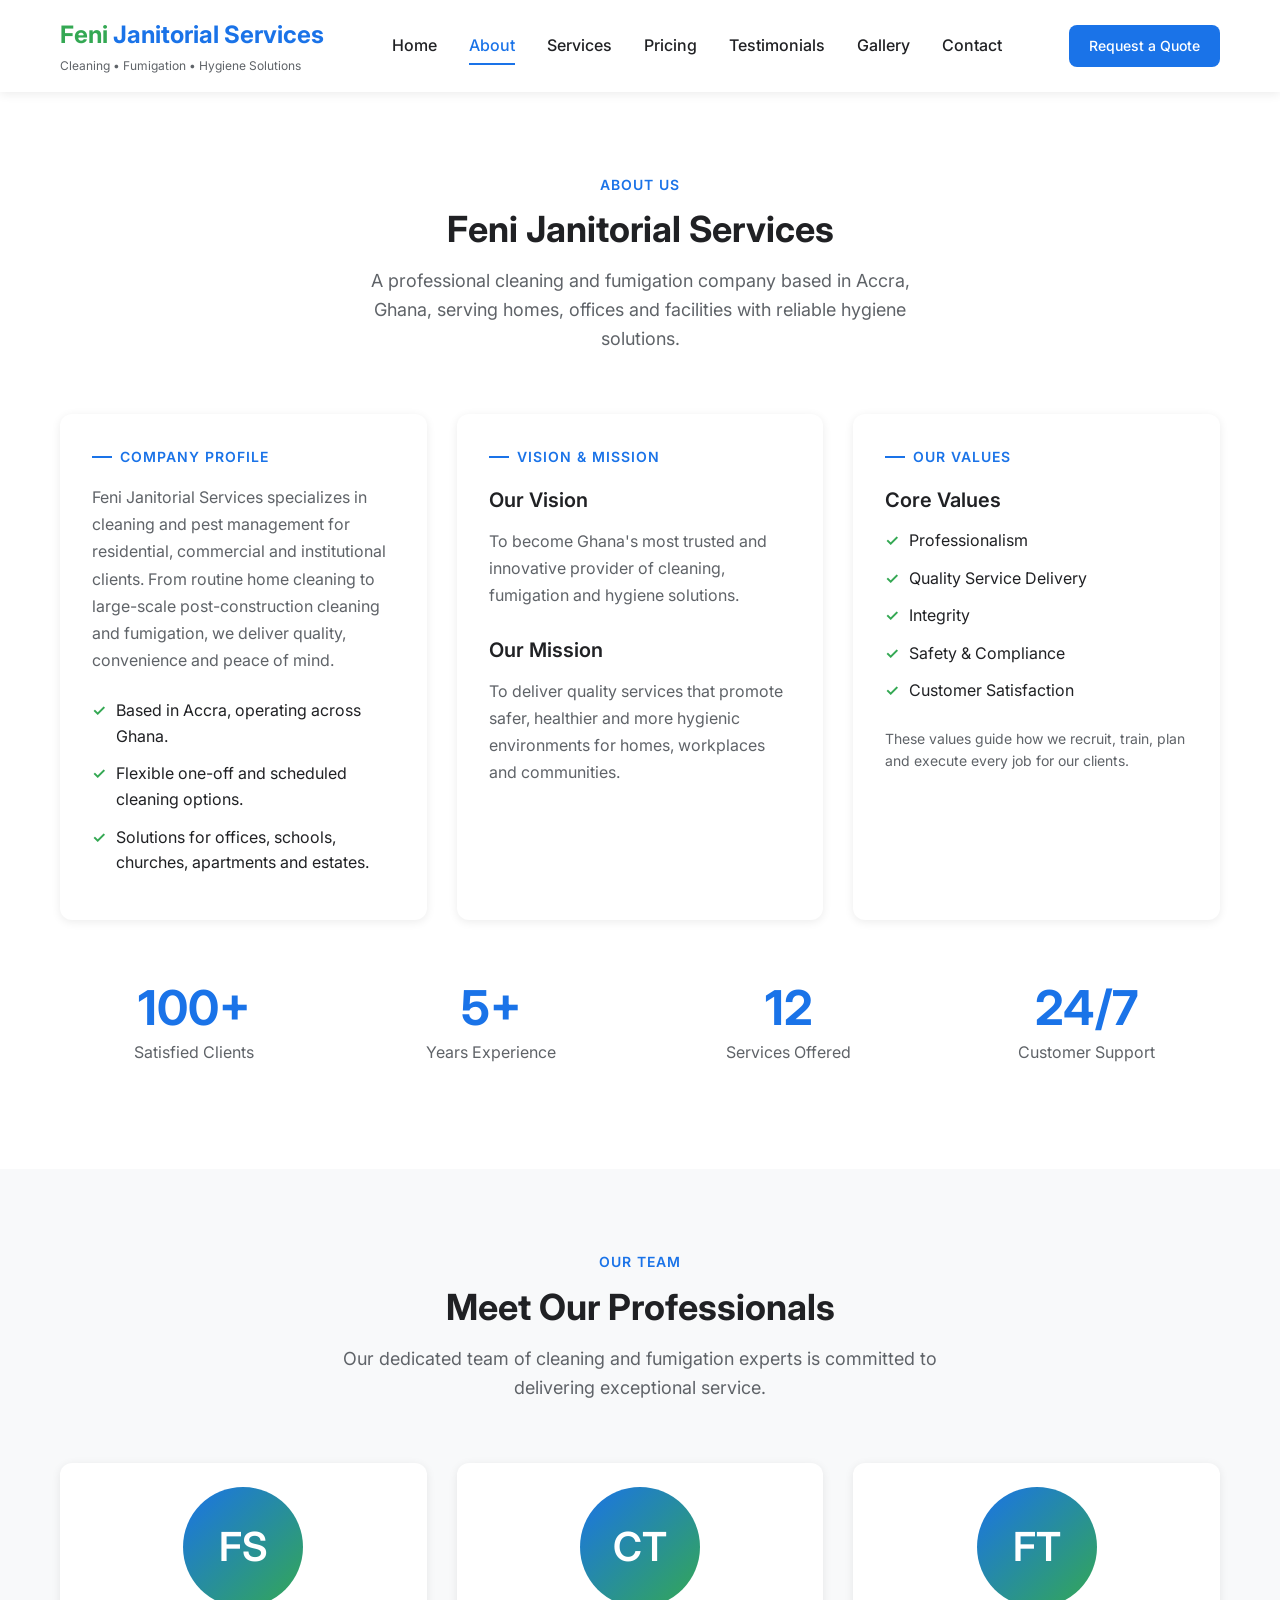
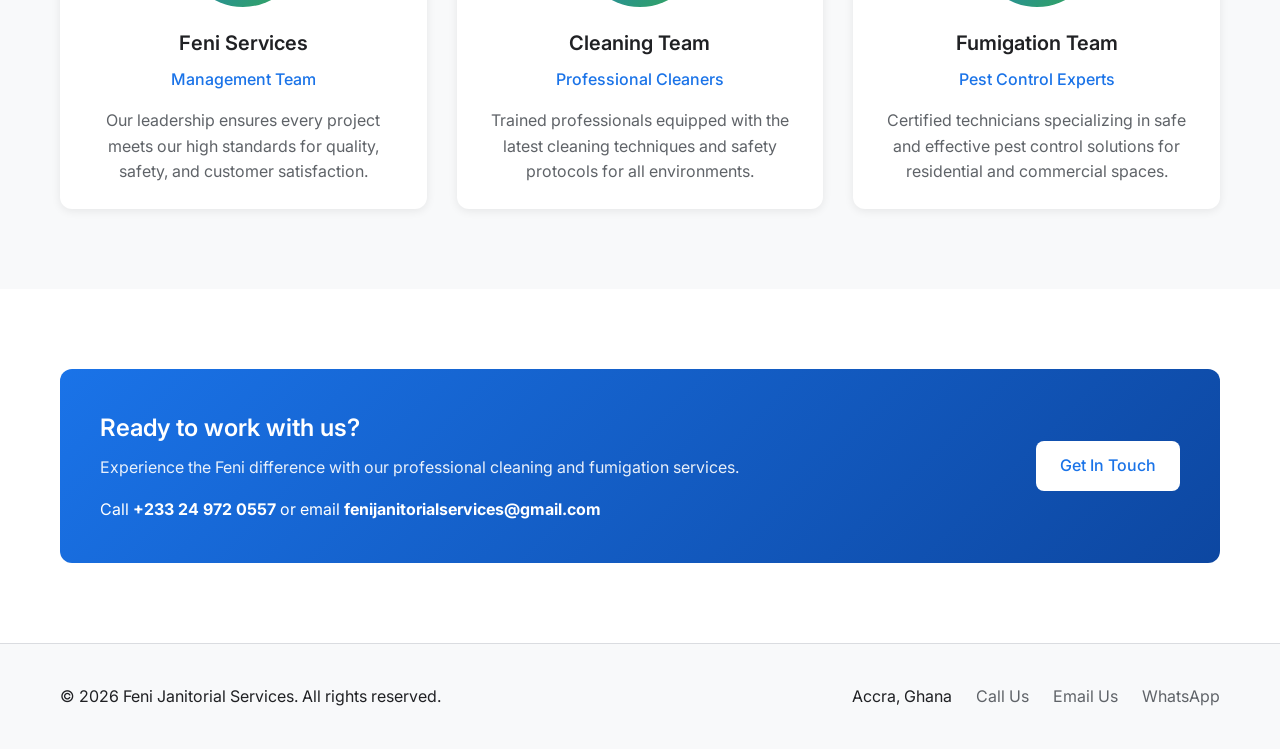
<file: about.html>
<!DOCTYPE html>
<html lang="en">
<head>
  <meta charset="UTF-8" />
  <title>About Us | Feni Janitorial Services</title>
  <meta name="viewport" content="width=device-width, initial-scale=1" />
  <meta name="description" content="Learn about Feni Janitorial Services - our mission, vision, values and commitment to quality cleaning and fumigation services in Ghana." />
  <link rel="preconnect" href="https://fonts.googleapis.com">
  <link rel="preconnect" href="https://fonts.gstatic.com" crossorigin>
  <link href="https://fonts.googleapis.com/css2?family=Inter:wght@300;400;500;600;700&display=swap" rel="stylesheet">
  <style>
    /* CSS Reset and Base Styles */
    * {
      margin: 0;
      padding: 0;
      box-sizing: border-box;
    }

    :root {
      --primary: #1a73e8;
      --primary-dark: #0d47a1;
      --secondary: #34a853;
      --accent: #fbbc05;
      --text: #202124;
      --text-light: #5f6368;
      --background: #ffffff;
      --surface: #f8f9fa;
      --border: #dadce0;
      --shadow: 0 2px 10px rgba(0, 0, 0, 0.08);
      --shadow-lg: 0 10px 25px rgba(0, 0, 0, 0.1);
      --radius: 8px;
      --radius-lg: 12px;
      --transition: all 0.3s ease;
    }

    body {
      font-family: 'Inter', sans-serif;
      font-size: 16px;
      line-height: 1.6;
      color: var(--text);
      background-color: var(--background);
    }

    a {
      color: var(--primary);
      text-decoration: none;
      transition: var(--transition);
    }

    a:hover {
      color: var(--primary-dark);
    }

    .btn {
      display: inline-flex;
      align-items: center;
      justify-content: center;
      padding: 12px 24px;
      border-radius: var(--radius);
      font-weight: 500;
      cursor: pointer;
      transition: var(--transition);
      border: none;
      font-size: 16px;
      gap: 8px;
    }

    .btn-primary {
      background-color: var(--primary);
      color: white;
    }

    .btn-primary:hover {
      background-color: var(--primary-dark);
      color: white;
    }

    .btn-outline {
      background-color: transparent;
      color: var(--primary);
      border: 1px solid var(--primary);
    }

    .btn-outline:hover {
      background-color: rgba(26, 115, 232, 0.05);
    }

    .btn-sm {
      padding: 10px 20px;
      font-size: 14px;
    }

    .container {
      width: 100%;
      max-width: 1200px;
      margin: 0 auto;
      padding: 0 20px;
    }

    .section {
      padding: 80px 0;
    }

    .section-head {
      text-align: center;
      margin-bottom: 60px;
    }

    .eyebrow {
      display: inline-block;
      font-size: 14px;
      font-weight: 600;
      text-transform: uppercase;
      letter-spacing: 1px;
      color: var(--primary);
      margin-bottom: 12px;
    }

    .section-title {
      font-size: 36px;
      font-weight: 700;
      line-height: 1.2;
      margin-bottom: 16px;
    }

    .section-description {
      font-size: 18px;
      color: var(--text-light);
      max-width: 600px;
      margin: 0 auto;
    }

    .card {
      background: white;
      border-radius: var(--radius-lg);
      box-shadow: var(--shadow);
      padding: 32px;
      transition: var(--transition);
      height: 100%;
    }

    .card:hover {
      box-shadow: var(--shadow-lg);
    }

    .card-title {
      font-size: 20px;
      font-weight: 600;
      margin-bottom: 12px;
      color: var(--text);
    }

    .muted {
      color: var(--text-light);
    }

    .mt-1 {
      margin-top: 16px;
    }

    .mt-2 {
      margin-top: 24px;
    }

    .mt-3 {
      margin-top: 32px;
    }

    /* Top Bar */
    .top-bar {
      background-color: var(--primary);
      color: white;
      font-size: 14px;
      padding: 8px 0;
    }

    .top-bar-inner {
      display: flex;
      justify-content: space-between;
      align-items: center;
      flex-wrap: wrap;
      gap: 16px;
    }

    .top-bar-contact {
      display: flex;
      gap: 24px;
      flex-wrap: wrap;
    }

    .top-bar-contact a {
      color: white;
    }

    .top-bar-contact a:hover {
      text-decoration: underline;
    }

    .top-pill {
      background-color: rgba(255, 255, 255, 0.2);
      padding: 4px 12px;
      border-radius: 20px;
      font-size: 13px;
      font-weight: 500;
    }

    /* Header & Navigation */
    header {
      position: sticky;
      top: 0;
      background-color: white;
      box-shadow: var(--shadow);
      z-index: 1000;
    }

    .nav {
      display: flex;
      justify-content: space-between;
      align-items: center;
      padding: 16px 0;
    }

    .logo {
      display: flex;
      flex-direction: column;
    }

    .logo-main {
      font-size: 24px;
      font-weight: 700;
      color: var(--primary);
    }

    .logo-main span {
      color: var(--secondary);
    }

    .logo-sub {
      font-size: 12px;
      color: var(--text-light);
      margin-top: 2px;
    }

    .nav-links {
      display: flex;
      gap: 32px;
    }

    .nav-links a {
      color: var(--text);
      font-weight: 500;
      position: relative;
    }

    .nav-links a:hover,
    .nav-links a.active {
      color: var(--primary);
    }

    .nav-links a.active::after {
      content: '';
      position: absolute;
      bottom: -6px;
      left: 0;
      width: 100%;
      height: 2px;
      background-color: var(--primary);
    }

    .mobile-menu-toggle {
      display: none;
      background: none;
      border: none;
      font-size: 24px;
      cursor: pointer;
      color: var(--text);
    }

    /* About Section */
    .about-grid {
      display: grid;
      grid-template-columns: repeat(auto-fit, minmax(350px, 1fr));
      gap: 30px;
    }

    .tag {
      display: flex;
      align-items: center;
      gap: 8px;
      font-size: 14px;
      font-weight: 600;
      text-transform: uppercase;
      letter-spacing: 1px;
      color: var(--primary);
      margin-bottom: 16px;
    }

    .tag span {
      display: inline-block;
      width: 20px;
      height: 2px;
      background-color: var(--primary);
    }

    .about-text {
      line-height: 1.7;
    }

    .values-list {
      list-style: none;
    }

    .values-list li {
      position: relative;
      padding-left: 24px;
      margin-bottom: 12px;
      line-height: 1.6;
    }

    .values-list li::before {
      content: '✓';
      position: absolute;
      left: 0;
      color: var(--secondary);
      font-weight: 600;
    }

    .form-note {
      color: var(--text-light);
      font-size: 14px;
      line-height: 1.6;
    }

    /* Stats Section */
    .stats-grid {
      display: grid;
      grid-template-columns: repeat(auto-fit, minmax(200px, 1fr));
      gap: 30px;
      margin-top: 40px;
    }

    .stat-card {
      text-align: center;
      padding: 24px;
    }

    .stat-number {
      font-size: 48px;
      font-weight: 700;
      color: var(--primary);
      line-height: 1;
      margin-bottom: 8px;
    }

    .stat-label {
      font-size: 16px;
      color: var(--text-light);
    }

    /* Team Section */
    .team-grid {
      display: grid;
      grid-template-columns: repeat(auto-fit, minmax(280px, 1fr));
      gap: 30px;
    }

    .team-card {
      text-align: center;
      padding: 24px;
    }

    .team-avatar {
      width: 120px;
      height: 120px;
      border-radius: 50%;
      background: linear-gradient(135deg, var(--primary), var(--secondary));
      margin: 0 auto 20px;
      display: flex;
      align-items: center;
      justify-content: center;
      color: white;
      font-size: 40px;
      font-weight: 600;
    }

    .team-name {
      font-size: 20px;
      font-weight: 600;
      margin-bottom: 8px;
    }

    .team-role {
      color: var(--primary);
      font-weight: 500;
      margin-bottom: 16px;
    }

    .team-bio {
      color: var(--text-light);
      line-height: 1.6;
    }

    /* CTA Section */
    .cta-band {
      display: flex;
      justify-content: space-between;
      align-items: center;
      background: linear-gradient(135deg, var(--primary) 0%, var(--primary-dark) 100%);
      color: white;
      padding: 40px;
      border-radius: var(--radius-lg);
    }

    .cta-band-title {
      font-size: 24px;
      font-weight: 600;
      margin-bottom: 8px;
    }

    .cta-band-text {
      margin-bottom: 16px;
      opacity: 0.9;
    }

    .cta-inline {
      font-size: 16px;
    }

    .cta-inline a {
      color: white;
    }

    .cta-whatsapp {
      background-color: white;
      color: var(--primary);
      border: none;
    }

    .cta-whatsapp:hover {
      background-color: rgba(255, 255, 255, 0.9);
    }

    /* Footer */
    footer {
      background-color: var(--surface);
      padding: 40px 0;
      border-top: 1px solid var(--border);
    }

    .footer-inner {
      display: flex;
      justify-content: space-between;
      align-items: center;
      flex-wrap: wrap;
      gap: 20px;
    }

    .footer-links {
      display: flex;
      gap: 24px;
    }

    .footer-links a {
      color: var(--text-light);
    }

    .footer-links a:hover {
      color: var(--primary);
    }

    /* Responsive Styles */
    @media (max-width: 1024px) {
      .about-grid {
        grid-template-columns: 1fr;
      }
    }

    @media (max-width: 768px) {
      .top-bar-inner {
        flex-direction: column;
        gap: 12px;
        text-align: center;
      }
      
      .nav-links {
        display: none;
        position: absolute;
        top: 100%;
        left: 0;
        width: 100%;
        background-color: white;
        flex-direction: column;
        padding: 20px;
        box-shadow: var(--shadow);
        gap: 16px;
      }
      
      .nav-links.active {
        display: flex;
      }
      
      .mobile-menu-toggle {
        display: block;
      }
      
      .nav-cta {
        display: none;
      }
      
      .section-title {
        font-size: 32px;
      }
      
      .cta-band {
        flex-direction: column;
        text-align: center;
        gap: 24px;
      }
      
      .footer-inner {
        flex-direction: column;
        text-align: center;
      }
      
      .footer-links {
        justify-content: center;
      }
    }

    @media (max-width: 480px) {
      .section {
        padding: 60px 0;
      }
      
      .section-title {
        font-size: 28px;
      }
      
      .about-grid {
        grid-template-columns: 1fr;
      }
      
      .stats-grid {
        grid-template-columns: 1fr;
      }
    }
  </style>
</head>
<body>
  <div class="page">

    <!-- Header & Nav -->
    <header>
      <div class="container">
        <div class="nav">
          <div class="logo">
            <div class="logo-main"><span>Feni</span> Janitorial Services</div>
            <div class="logo-sub">Cleaning • Fumigation • Hygiene Solutions</div>
          </div>

          <!-- Mobile menu button -->
          <button class="mobile-menu-toggle" aria-label="Toggle navigation">
            ☰
          </button>

          <nav class="nav-links" aria-label="Main navigation">
            <a href="index.html">Home</a>
            <a href="about.html" class="active">About</a>
            <a href="services.html">Services</a>
            <a href="pricing.html">Pricing</a>
            <a href="testimonials.html">Testimonials</a>
            <a href="gallery.html">Gallery</a>
            <a href="contact.html">Contact</a>
          </nav>
          <a href="contact.html" class="btn btn-primary btn-sm nav-cta">Request a Quote</a>
        </div>
      </div>
    </header>

    <main>
      <!-- About Section -->
      <section class="section">
        <div class="container">
          <div class="section-head">
            <div class="eyebrow">About Us</div>
            <h1 class="section-title">Feni Janitorial Services</h1>
            <p class="section-description">
              A professional cleaning and fumigation company based in Accra, Ghana,
              serving homes, offices and facilities with reliable hygiene solutions.
            </p>
          </div>

          <div class="about-grid">
            <div class="card">
              <div class="tag"><span></span> Company Profile</div>
              <p class="muted about-text">
                Feni Janitorial Services specializes in cleaning and pest management for
                residential, commercial and institutional clients. From routine home
                cleaning to large-scale post-construction cleaning and fumigation,
                we deliver quality, convenience and peace of mind.
              </p>
              <ul class="values-list mt-2">
                <li>Based in Accra, operating across Ghana.</li>
                <li>Flexible one-off and scheduled cleaning options.</li>
                <li>Solutions for offices, schools, churches, apartments and estates.</li>
              </ul>
            </div>

            <div class="card">
              <div class="tag"><span></span> Vision & Mission</div>
              <div class="mt-1">
                <div class="card-title">Our Vision</div>
                <p class="muted about-text">
                  To become Ghana's most trusted and innovative provider of cleaning,
                  fumigation and hygiene solutions.
                </p>
              </div>
              <div class="mt-2">
                <div class="card-title">Our Mission</div>
                <p class="muted about-text">
                  To deliver quality services that promote safer, healthier and more
                  hygienic environments for homes, workplaces and communities.
                </p>
              </div>
            </div>

            <div class="card">
              <div class="tag"><span></span> Our Values</div>
              <div class="mt-1">
                <div class="card-title">Core Values</div>
                <ul class="values-list">
                  <li>Professionalism</li>
                  <li>Quality Service Delivery</li>
                  <li>Integrity</li>
                  <li>Safety & Compliance</li>
                  <li>Customer Satisfaction</li>
                </ul>
              </div>
              <p class="form-note mt-2">
                These values guide how we recruit, train, plan and execute every job
                for our clients.
              </p>
            </div>
          </div>

          <!-- Stats Section -->
          <div class="stats-grid">
            <div class="stat-card">
              <div class="stat-number">100+</div>
              <div class="stat-label">Satisfied Clients</div>
            </div>
            <div class="stat-card">
              <div class="stat-number">5+</div>
              <div class="stat-label">Years Experience</div>
            </div>
            <div class="stat-card">
              <div class="stat-number">12</div>
              <div class="stat-label">Services Offered</div>
            </div>
            <div class="stat-card">
              <div class="stat-number">24/7</div>
              <div class="stat-label">Customer Support</div>
            </div>
          </div>
        </div>
      </section>

      <!-- Team Section -->
      <section class="section" style="background-color: var(--surface);">
        <div class="container">
          <div class="section-head">
            <div class="eyebrow">Our Team</div>
            <h2 class="section-title">Meet Our Professionals</h2>
            <p class="section-description">
              Our dedicated team of cleaning and fumigation experts is committed to delivering exceptional service.
            </p>
          </div>

          <div class="team-grid">
            <div class="card team-card">
              <div class="team-avatar">FS</div>
              <div class="team-name">Feni Services</div>
              <div class="team-role">Management Team</div>
              <p class="team-bio">
                Our leadership ensures every project meets our high standards for quality, safety, and customer satisfaction.
              </p>
            </div>
            <div class="card team-card">
              <div class="team-avatar">CT</div>
              <div class="team-name">Cleaning Team</div>
              <div class="team-role">Professional Cleaners</div>
              <p class="team-bio">
                Trained professionals equipped with the latest cleaning techniques and safety protocols for all environments.
              </p>
            </div>
            <div class="card team-card">
              <div class="team-avatar">FT</div>
              <div class="team-name">Fumigation Team</div>
              <div class="team-role">Pest Control Experts</div>
              <p class="team-bio">
                Certified technicians specializing in safe and effective pest control solutions for residential and commercial spaces.
              </p>
            </div>
          </div>
        </div>
      </section>

      <!-- CTA Section -->
      <section class="section">
        <div class="container">
          <div class="cta-band">
            <div>
              <div class="cta-band-title">Ready to work with us?</div>
              <div class="cta-band-text">
                Experience the Feni difference with our professional cleaning and fumigation services.
              </div>
              <div class="cta-inline">
                Call <strong><a href="tel:+233249720557" style="color:inherit;">+233 24 972 0557</a></strong>
                or email <strong><a href="mailto:fenijanitorialservices@gmail.com" style="color:inherit;">fenijanitorialservices@gmail.com</a></strong>
              </div>
            </div>
            <a href="contact.html" class="btn btn-outline cta-whatsapp">
              Get In Touch
            </a>
          </div>
        </div>
      </section>
    </main>

    <!-- Footer -->
    <footer>
      <div class="container">
        <div class="footer-inner">
          <div>
            © <span id="year"></span> Feni Janitorial Services. All rights reserved.
          </div>
          <div class="footer-links">
            <span>Accra, Ghana</span>
            <a href="tel:+233249720557">Call Us</a>
            <a href="mailto:fenijanitorialservices@gmail.com">Email Us</a>
            <a href="https://wa.me/233249720557" target="_blank">WhatsApp</a>
          </div>
        </div>
      </div>
    </footer>
  </div>

  <script>
    // Mobile menu toggle
    document.addEventListener('DOMContentLoaded', function() {
      const mobileMenuToggle = document.querySelector('.mobile-menu-toggle');
      const navLinks = document.querySelector('.nav-links');
      
      mobileMenuToggle.addEventListener('click', function() {
        navLinks.classList.toggle('active');
      });
      
      // Update copyright year
      document.getElementById('year').textContent = new Date().getFullYear();
    });
  </script>
</body>
</html>
</file>
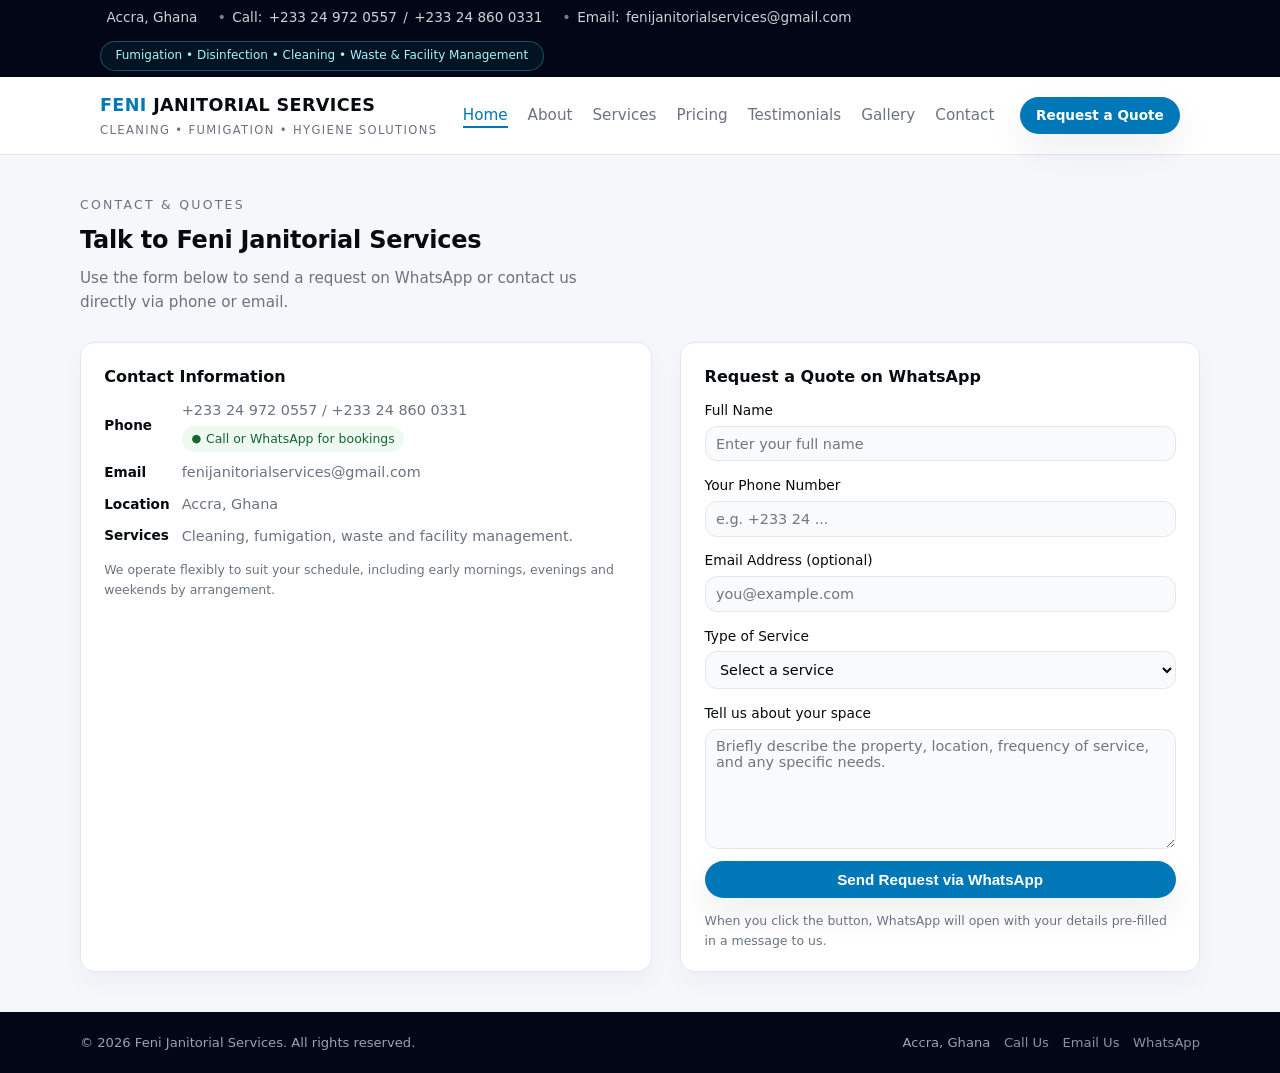
<file: contact.html>
<!DOCTYPE html>
<html lang="en">
<head>
  <meta charset="UTF-8" />
  <title>Contact | Feni Janitorial Services</title>
  <meta name="viewport" content="width=device-width, initial-scale=1" />
  <link rel="stylesheet" href="assets/css/style.css" />
  <script defer src="assets/js/main.js"></script>
</head>
<body>
  <div class="page">
    <!-- top bar + header -->
    <div class="top-bar">
      <div class="top-bar-inner">
        <div class="top-bar-contact">
          <span>Accra, Ghana</span>
          <span>Call: <a href="tel:+233249720557">+233 24 972 0557</a> / <a href="tel:+233248600331">+233 24 860 0331</a></span>
          <span>Email: <a href="mailto:fenijanitorialservices@gmail.com">fenijanitorialservices@gmail.com</a></span>
        </div>
        <div class="top-pill">
          Fumigation • Disinfection • Cleaning • Waste & Facility Management
        </div>
      </div>
    </div>

<header>
  <div class="nav">
    <div class="logo">
      <div class="logo-main"><span>Feni</span> Janitorial Services</div>
      <div class="logo-sub">Cleaning • Fumigation • Hygiene Solutions</div>
    </div>

    <!-- NEW: mobile menu button -->
    <button class="mobile-menu-toggle" aria-label="Toggle navigation">
      ☰
    </button>

    <nav class="nav-links" aria-label="Main navigation">
      <a href="index.html" class="active">Home</a>
      <a href="about.html">About</a>
      <a href="services.html">Services</a>
      <a href="pricing.html">Pricing</a>
      <a href="testimonials.html">Testimonials</a>
      <a href="gallery.html">Gallery</a>
      <a href="contact.html">Contact</a>
    </nav>
    <a href="contact.html" class="btn btn-primary btn-sm nav-cta">Request a Quote</a>
  </div>
</header>


    <main>
      <section>
        <div class="section-inner">
          <div class="section-head">
            <div class="eyebrow">Contact & Quotes</div>
            <h1 class="section-title">Talk to Feni Janitorial Services</h1>
            <p class="section-description">
              Use the form below to send a request on WhatsApp or contact us directly via phone or email.
            </p>
          </div>

          <div class="contact-grid">
            <div class="card">
              <h3 class="contact-title">Contact Information</h3>
              <ul class="contact-list">
                <li>
                  <span class="contact-label">Phone</span>
                  <div>
                    <a href="tel:+233249720557">+233 24 972 0557</a> /
                    <a href="tel:+233248600331">+233 24 860 0331</a>
                    <div class="contact-badge mt-1">
                      Call or WhatsApp for bookings
                    </div>
                  </div>
                </li>
                <li>
                  <span class="contact-label">Email</span>
                  <a href="mailto:fenijanitorialservices@gmail.com">
                    fenijanitorialservices@gmail.com
                  </a>
                </li>
                <li>
                  <span class="contact-label">Location</span>
                  <span>Accra, Ghana</span>
                </li>
                <li>
                  <span class="contact-label">Services</span>
                  <span>Cleaning, fumigation, waste and facility management.</span>
                </li>
              </ul>
              <p class="form-note mt-3">
                We operate flexibly to suit your schedule, including early mornings,
                evenings and weekends by arrangement.
              </p>
            </div>

            <div class="card">
              <h3 class="contact-title">Request a Quote on WhatsApp</h3>
              <form id="quote-form">
                <div class="field-group">
                  <label for="name">Full Name</label>
                  <input type="text" id="name" name="name" placeholder="Enter your full name" required />
                </div>
                <div class="field-group">
                  <label for="phone">Your Phone Number</label>
                  <input type="tel" id="phone" name="phone" placeholder="e.g. +233 24 ..." required />
                </div>
                <div class="field-group">
                  <label for="email">Email Address (optional)</label>
                  <input type="email" id="email" name="email" placeholder="you@example.com" />
                </div>
                <div class="field-group">
                  <label for="service">Type of Service</label>
                  <select id="service" name="service" required>
                    <option value="">Select a service</option>
                    <option>Residential Cleaning</option>
                    <option>Office & Commercial Cleaning</option>
                    <option>Fumigation & Pest Control</option>
                    <option>Post-Construction Cleaning</option>
                    <option>Sofa & Carpet Cleaning</option>
                    <option>Window & Glass Cleaning</option>
                    <option>Floor Polishing</option>
                    <option>Facility Management</option>
                    <option>Waste Management</option>
                    <option>Gardening</option>
                    <option>Machine Rental</option>
                    <option>Supply of Consumables</option>
                    <option>Other / Not listed</option>
                  </select>
                </div>
                <div class="field-group">
                  <label for="message">Tell us about your space</label>
                  <textarea
                    id="message"
                    name="message"
                    placeholder="Briefly describe the property, location, frequency of service, and any specific needs."
                    required
                  ></textarea>
                </div>
                <button type="submit" class="btn btn-primary">
                  Send Request via WhatsApp
                </button>
                <p class="form-note">
                  When you click the button, WhatsApp will open with your details
                  pre-filled in a message to us.
                </p>
              </form>
            </div>
          </div>
        </div>
      </section>
    </main>

    <footer>
      <div class="footer-inner">
        <div>© <span id="year"></span> Feni Janitorial Services. All rights reserved.</div>
        <div class="footer-links">
          <span>Accra, Ghana</span>
          <a href="tel:+233249720557">Call Us</a>
          <a href="mailto:fenijanitorialservices@gmail.com">Email Us</a>
          <a href="https://wa.me/233249720557" target="_blank">WhatsApp</a>
        </div>
      </div>
    </footer>
  </div>
</body>
</html>
</file>
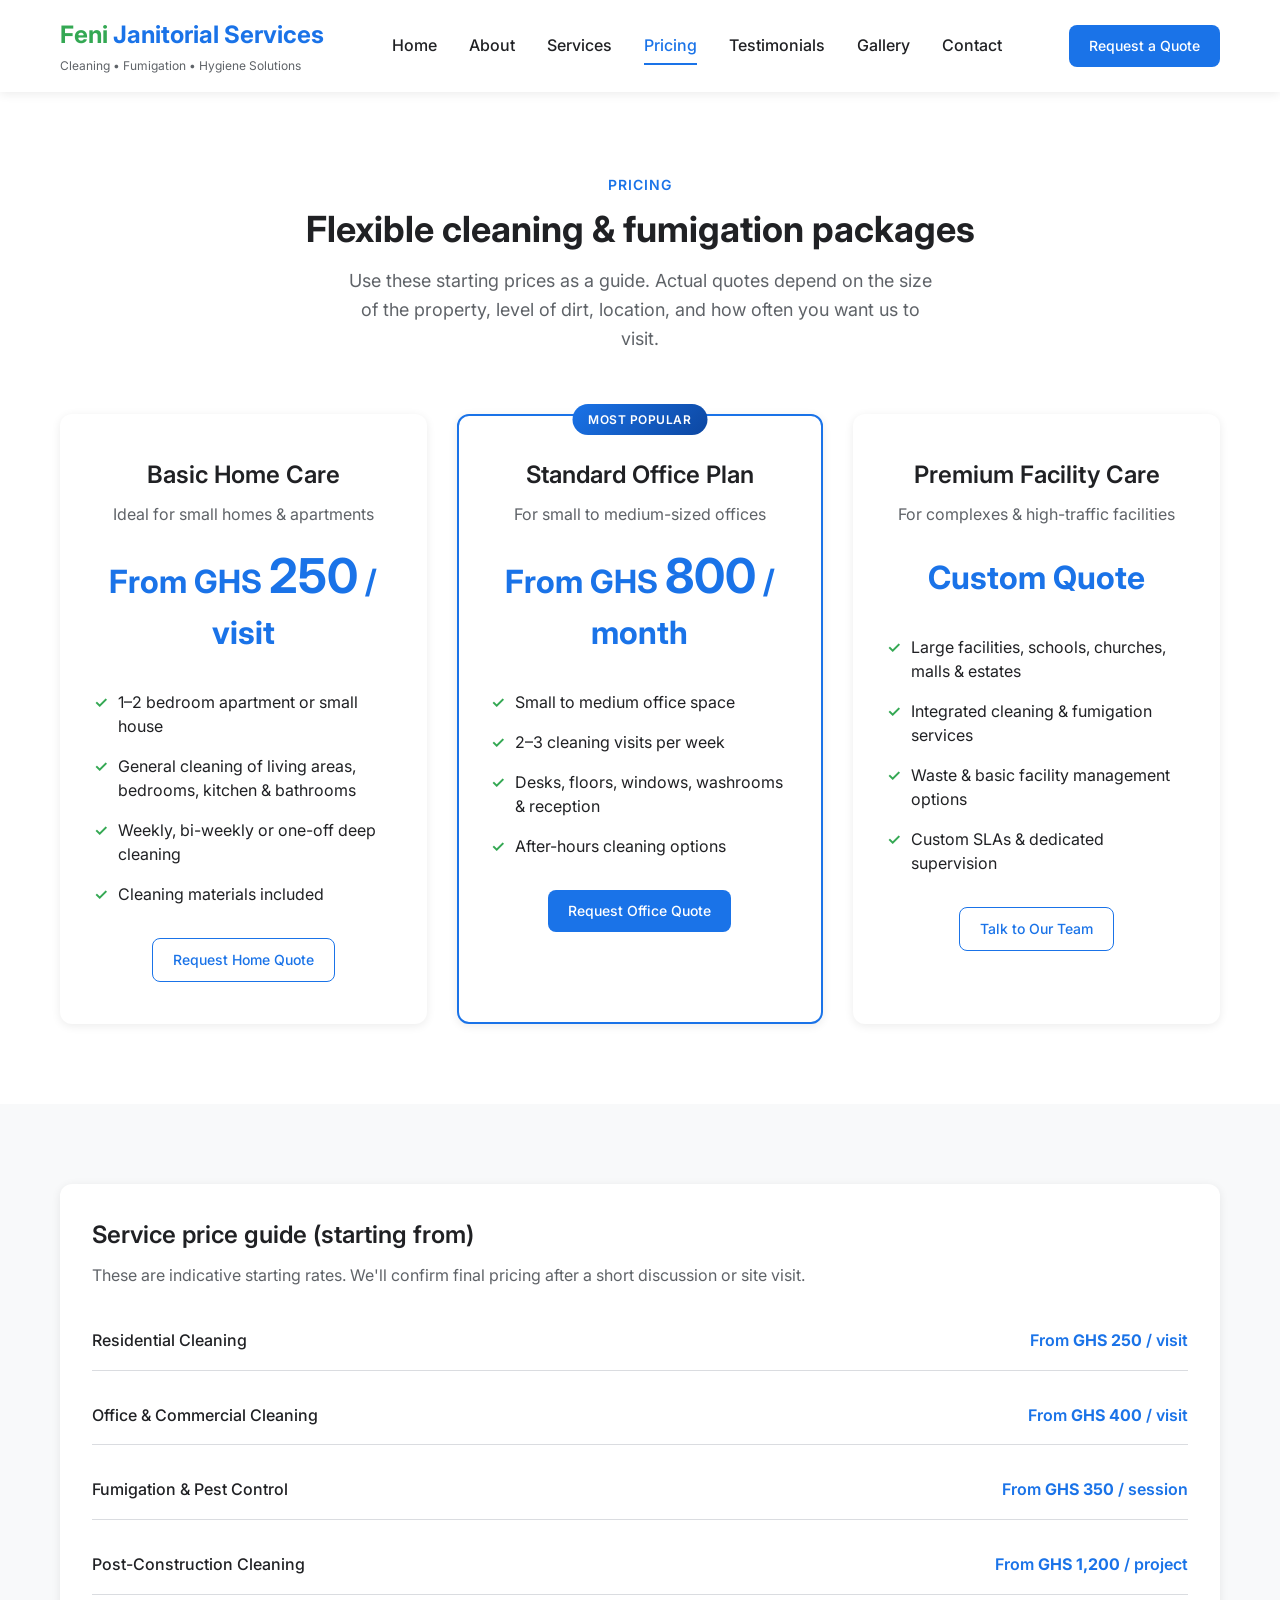
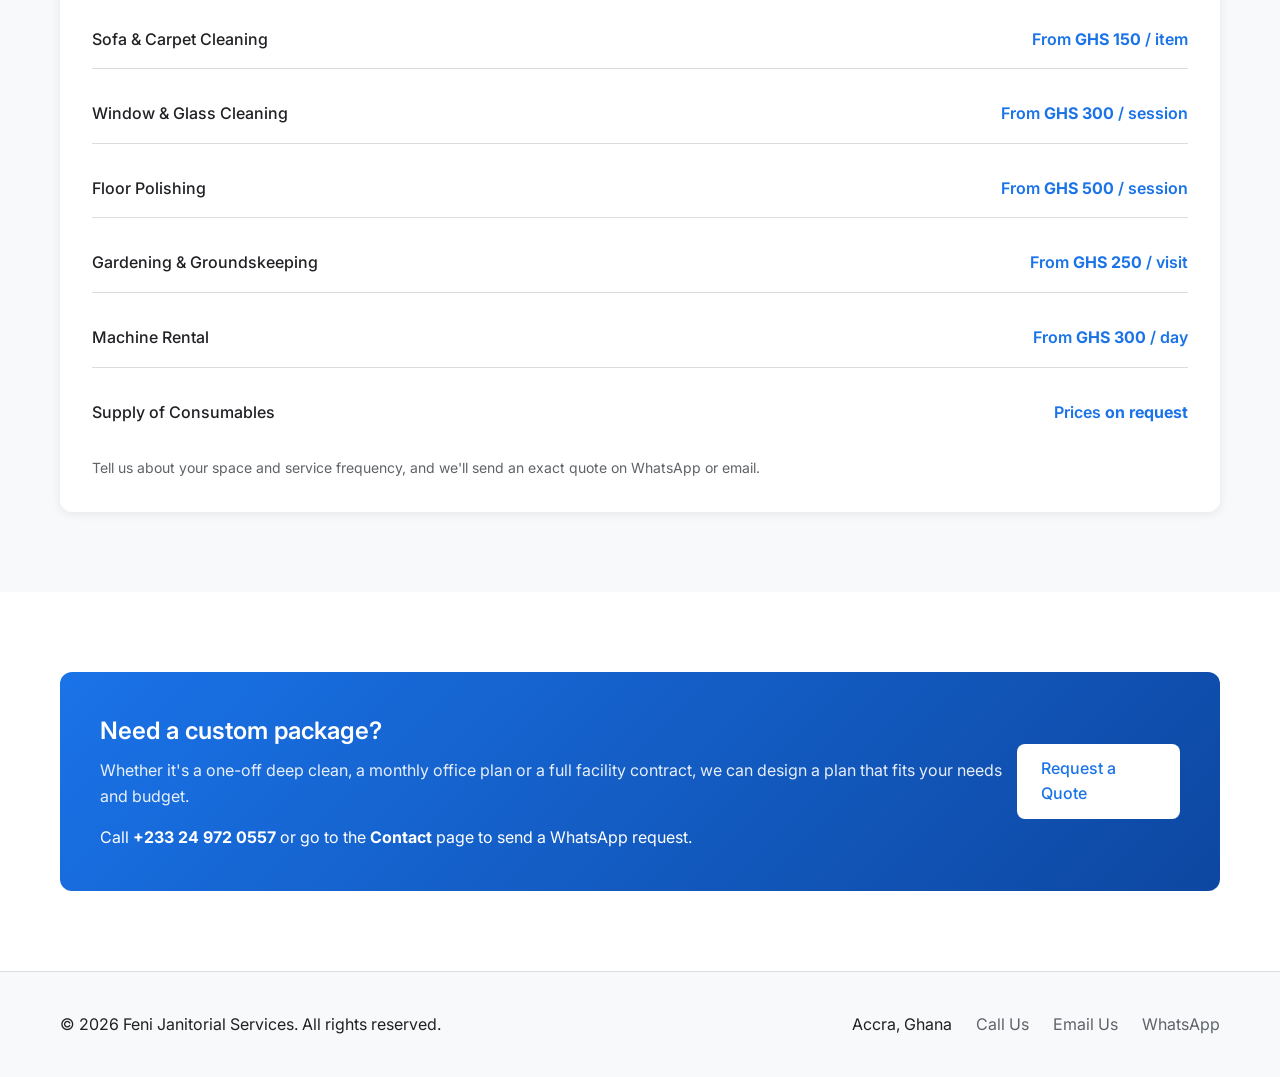
<file: pricing.html>
<!DOCTYPE html>
<html lang="en">
<head>
  <meta charset="UTF-8" />
  <title>Pricing | Feni Janitorial Services</title>
  <meta name="viewport" content="width=device-width, initial-scale=1" />
  <meta
    name="description"
    content="Pricing for cleaning, fumigation, post-construction and facility management services by Feni Janitorial Services in Accra, Ghana."
  />
  <link rel="preconnect" href="https://fonts.googleapis.com">
  <link rel="preconnect" href="https://fonts.gstatic.com" crossorigin>
  <link href="https://fonts.googleapis.com/css2?family=Inter:wght@300;400;500;600;700&display=swap" rel="stylesheet">
  <style>
    /* CSS Reset and Base Styles */
    * {
      margin: 0;
      padding: 0;
      box-sizing: border-box;
    }

    :root {
      --primary: #1a73e8;
      --primary-dark: #0d47a1;
      --secondary: #34a853;
      --accent: #fbbc05;
      --text: #202124;
      --text-light: #5f6368;
      --background: #ffffff;
      --surface: #f8f9fa;
      --border: #dadce0;
      --shadow: 0 2px 10px rgba(0, 0, 0, 0.08);
      --shadow-lg: 0 10px 25px rgba(0, 0, 0, 0.1);
      --radius: 8px;
      --radius-lg: 12px;
      --transition: all 0.3s ease;
    }

    body {
      font-family: 'Inter', sans-serif;
      font-size: 16px;
      line-height: 1.6;
      color: var(--text);
      background-color: var(--background);
    }

    a {
      color: var(--primary);
      text-decoration: none;
      transition: var(--transition);
    }

    a:hover {
      color: var(--primary-dark);
    }

    .btn {
      display: inline-flex;
      align-items: center;
      justify-content: center;
      padding: 12px 24px;
      border-radius: var(--radius);
      font-weight: 500;
      cursor: pointer;
      transition: var(--transition);
      border: none;
      font-size: 16px;
      gap: 8px;
    }

    .btn-primary {
      background-color: var(--primary);
      color: white;
    }

    .btn-primary:hover {
      background-color: var(--primary-dark);
      color: white;
    }

    .btn-outline {
      background-color: transparent;
      color: var(--primary);
      border: 1px solid var(--primary);
    }

    .btn-outline:hover {
      background-color: rgba(26, 115, 232, 0.05);
    }

    .btn-sm {
      padding: 10px 20px;
      font-size: 14px;
    }

    .container {
      width: 100%;
      max-width: 1200px;
      margin: 0 auto;
      padding: 0 20px;
    }

    .section {
      padding: 80px 0;
    }

    .section-head {
      text-align: center;
      margin-bottom: 60px;
    }

    .eyebrow {
      display: inline-block;
      font-size: 14px;
      font-weight: 600;
      text-transform: uppercase;
      letter-spacing: 1px;
      color: var(--primary);
      margin-bottom: 12px;
    }

    .section-title {
      font-size: 36px;
      font-weight: 700;
      line-height: 1.2;
      margin-bottom: 16px;
    }

    .section-description {
      font-size: 18px;
      color: var(--text-light);
      max-width: 600px;
      margin: 0 auto;
    }

    .card {
      background: white;
      border-radius: var(--radius-lg);
      box-shadow: var(--shadow);
      padding: 32px;
      transition: var(--transition);
    }

    .card:hover {
      box-shadow: var(--shadow-lg);
    }

    .muted {
      color: var(--text-light);
    }

    .mt-2 {
      margin-top: 16px;
    }

    .mt-3 {
      margin-top: 24px;
    }

    /* Top Bar */
    .top-bar {
      background-color: var(--primary);
      color: white;
      font-size: 14px;
      padding: 8px 0;
    }

    .top-bar-inner {
      display: flex;
      justify-content: space-between;
      align-items: center;
      flex-wrap: wrap;
      gap: 16px;
    }

    .top-bar-contact {
      display: flex;
      gap: 24px;
      flex-wrap: wrap;
    }

    .top-bar-contact a {
      color: white;
    }

    .top-bar-contact a:hover {
      text-decoration: underline;
    }

    .top-pill {
      background-color: rgba(255, 255, 255, 0.2);
      padding: 4px 12px;
      border-radius: 20px;
      font-size: 13px;
      font-weight: 500;
    }

    /* Header & Navigation */
    header {
      position: sticky;
      top: 0;
      background-color: white;
      box-shadow: var(--shadow);
      z-index: 1000;
    }

    .nav {
      display: flex;
      justify-content: space-between;
      align-items: center;
      padding: 16px 0;
    }

    .logo {
      display: flex;
      flex-direction: column;
    }

    .logo-main {
      font-size: 24px;
      font-weight: 700;
      color: var(--primary);
    }

    .logo-main span {
      color: var(--secondary);
    }

    .logo-sub {
      font-size: 12px;
      color: var(--text-light);
      margin-top: 2px;
    }

    .nav-links {
      display: flex;
      gap: 32px;
    }

    .nav-links a {
      color: var(--text);
      font-weight: 500;
      position: relative;
    }

    .nav-links a:hover,
    .nav-links a.active {
      color: var(--primary);
    }

    .nav-links a.active::after {
      content: '';
      position: absolute;
      bottom: -6px;
      left: 0;
      width: 100%;
      height: 2px;
      background-color: var(--primary);
    }

    .mobile-menu-toggle {
      display: none;
      background: none;
      border: none;
      font-size: 24px;
      cursor: pointer;
      color: var(--text);
    }

    /* Pricing Section */
    .pricing-grid {
      display: grid;
      grid-template-columns: repeat(auto-fit, minmax(300px, 1fr));
      gap: 30px;
    }

    .pricing-card {
      position: relative;
      padding: 40px 32px;
      text-align: center;
      border: 2px solid transparent;
      transition: var(--transition);
    }

    .pricing-card:hover {
      transform: translateY(-5px);
    }

    .pricing-featured {
      border-color: var(--primary);
      position: relative;
    }

    .pricing-badge {
      position: absolute;
      top: -12px;
      left: 50%;
      transform: translateX(-50%);
      background: linear-gradient(135deg, var(--primary), var(--primary-dark));
      color: white;
      padding: 6px 16px;
      border-radius: 20px;
      font-size: 12px;
      font-weight: 600;
      text-transform: uppercase;
      letter-spacing: 0.5px;
    }

    .pricing-title {
      font-size: 24px;
      font-weight: 600;
      margin-bottom: 8px;
      color: var(--text);
    }

    .pricing-subtitle {
      font-size: 16px;
      color: var(--text-light);
      margin-bottom: 24px;
    }

    .pricing-value {
      font-size: 32px;
      font-weight: 700;
      margin-bottom: 32px;
      color: var(--primary);
    }

    .pricing-value span {
      font-size: 48px;
      line-height: 1;
    }

    .pricing-list {
      list-style: none;
      margin-bottom: 32px;
      text-align: left;
    }

    .pricing-list li {
      position: relative;
      padding-left: 24px;
      margin-bottom: 16px;
      line-height: 1.5;
    }

    .pricing-list li::before {
      content: '✓';
      position: absolute;
      left: 0;
      color: var(--secondary);
      font-weight: 600;
    }

    /* Service Price List */
    .service-price-list {
      display: flex;
      flex-direction: column;
      gap: 16px;
      margin-top: 24px;
    }

    .service-price-row {
      display: flex;
      justify-content: space-between;
      align-items: center;
      padding: 16px 0;
      border-bottom: 1px solid var(--border);
    }

    .service-price-row:last-child {
      border-bottom: none;
    }

    .service-price-row span:first-child {
      font-weight: 500;
      color: var(--text);
    }

    .service-price-row span:last-child {
      font-weight: 600;
      color: var(--primary);
    }

    .form-note {
      color: var(--text-light);
      font-size: 14px;
      line-height: 1.6;
    }

    /* CTA Section */
    .cta-band {
      display: flex;
      justify-content: space-between;
      align-items: center;
      background: linear-gradient(135deg, var(--primary) 0%, var(--primary-dark) 100%);
      color: white;
      padding: 40px;
      border-radius: var(--radius-lg);
    }

    .cta-band-title {
      font-size: 24px;
      font-weight: 600;
      margin-bottom: 8px;
    }

    .cta-band-text {
      margin-bottom: 16px;
      opacity: 0.9;
    }

    .cta-inline {
      font-size: 16px;
    }

    .cta-inline a {
      color: white;
    }

    .cta-whatsapp {
      background-color: white;
      color: var(--primary);
      border: none;
    }

    .cta-whatsapp:hover {
      background-color: rgba(255, 255, 255, 0.9);
    }

    /* Footer */
    footer {
      background-color: var(--surface);
      padding: 40px 0;
      border-top: 1px solid var(--border);
    }

    .footer-inner {
      display: flex;
      justify-content: space-between;
      align-items: center;
      flex-wrap: wrap;
      gap: 20px;
    }

    .footer-links {
      display: flex;
      gap: 24px;
    }

    .footer-links a {
      color: var(--text-light);
    }

    .footer-links a:hover {
      color: var(--primary);
    }

    /* Responsive Styles */
    @media (max-width: 1024px) {
      .pricing-grid {
        grid-template-columns: 1fr;
        max-width: 500px;
        margin: 0 auto;
      }
    }

    @media (max-width: 768px) {
      .top-bar-inner {
        flex-direction: column;
        gap: 12px;
        text-align: center;
      }
      
      .nav-links {
        display: none;
        position: absolute;
        top: 100%;
        left: 0;
        width: 100%;
        background-color: white;
        flex-direction: column;
        padding: 20px;
        box-shadow: var(--shadow);
        gap: 16px;
      }
      
      .nav-links.active {
        display: flex;
      }
      
      .mobile-menu-toggle {
        display: block;
      }
      
      .nav-cta {
        display: none;
      }
      
      .section-title {
        font-size: 32px;
      }
      
      .cta-band {
        flex-direction: column;
        text-align: center;
        gap: 24px;
      }
      
      .footer-inner {
        flex-direction: column;
        text-align: center;
      }
      
      .footer-links {
        justify-content: center;
      }
      
      .service-price-row {
        flex-direction: column;
        align-items: flex-start;
        gap: 8px;
      }
    }

    @media (max-width: 480px) {
      .section {
        padding: 60px 0;
      }
      
      .section-title {
        font-size: 28px;
      }
      
      .pricing-card {
        padding: 32px 24px;
      }
      
      .pricing-value span {
        font-size: 40px;
      }
    }
  </style>
</head>
<body>
  <div class="page">

    <!-- Header -->
    <header>
      <div class="container">
        <div class="nav">
          <div class="logo">
            <div class="logo-main"><span>Feni</span> Janitorial Services</div>
            <div class="logo-sub">Cleaning • Fumigation • Hygiene Solutions</div>
          </div>

          <!-- Mobile menu button -->
          <button class="mobile-menu-toggle" aria-label="Toggle navigation">
            ☰
          </button>

          <nav class="nav-links" aria-label="Main navigation">
            <a href="index.html">Home</a>
            <a href="about.html">About</a>
            <a href="services.html">Services</a>
            <a href="pricing.html" class="active">Pricing</a>
            <a href="testimonials.html">Testimonials</a>
            <a href="gallery.html">Gallery</a>
            <a href="contact.html">Contact</a>
          </nav>
          <a href="contact.html" class="btn btn-primary btn-sm nav-cta">Request a Quote</a>
        </div>
      </div>
    </header>

    <main>
      <!-- Main pricing packages -->
      <section class="section">
        <div class="container">
          <div class="section-head">
            <div class="eyebrow">Pricing</div>
            <h1 class="section-title">Flexible cleaning & fumigation packages</h1>
            <p class="section-description">
              Use these starting prices as a guide. Actual quotes depend on the size of the property,
              level of dirt, location, and how often you want us to visit.
            </p>
          </div>

          <div class="pricing-grid">
            <div class="card pricing-card">
              <h3 class="pricing-title">Basic Home Care</h3>
              <p class="pricing-subtitle">Ideal for small homes & apartments</p>
              <div class="pricing-value">From GHS <span>250</span> / visit</div>
              <ul class="pricing-list">
                <li>1–2 bedroom apartment or small house</li>
                <li>General cleaning of living areas, bedrooms, kitchen & bathrooms</li>
                <li>Weekly, bi-weekly or one-off deep cleaning</li>
                <li>Cleaning materials included</li>
              </ul>
              <a href="contact.html" class="btn btn-outline btn-sm">
                Request Home Quote
              </a>
            </div>

            <div class="card pricing-card pricing-featured">
              <div class="pricing-badge">Most Popular</div>
              <h3 class="pricing-title">Standard Office Plan</h3>
              <p class="pricing-subtitle">For small to medium-sized offices</p>
              <div class="pricing-value">From GHS <span>800</span> / month</div>
              <ul class="pricing-list">
                <li>Small to medium office space</li>
                <li>2–3 cleaning visits per week</li>
                <li>Desks, floors, windows, washrooms & reception</li>
                <li>After-hours cleaning options</li>
              </ul>
              <a href="contact.html" class="btn btn-primary btn-sm">
                Request Office Quote
              </a>
            </div>

            <div class="card pricing-card">
              <h3 class="pricing-title">Premium Facility Care</h3>
              <p class="pricing-subtitle">For complexes & high-traffic facilities</p>
              <div class="pricing-value">Custom Quote</div>
              <ul class="pricing-list">
                <li>Large facilities, schools, churches, malls & estates</li>
                <li>Integrated cleaning & fumigation services</li>
                <li>Waste & basic facility management options</li>
                <li>Custom SLAs & dedicated supervision</li>
              </ul>
              <a href="contact.html" class="btn btn-outline btn-sm">
                Talk to Our Team
              </a>
            </div>
          </div>
        </div>
      </section>

      <!-- Service-specific price guide -->
      <section class="section" style="background-color: var(--surface);">
        <div class="container">
          <div class="card">
            <h2 class="pricing-title">Service price guide (starting from)</h2>
            <p class="pricing-subtitle">
              These are indicative starting rates. We'll confirm final pricing after a short discussion or site visit.
            </p>
            <div class="service-price-list">
              <div class="service-price-row">
                <span>Residential Cleaning</span>
                <span>From <strong>GHS 250</strong> / visit</span>
              </div>
              <div class="service-price-row">
                <span>Office & Commercial Cleaning</span>
                <span>From <strong>GHS 400</strong> / visit</span>
              </div>
              <div class="service-price-row">
                <span>Fumigation & Pest Control</span>
                <span>From <strong>GHS 350</strong> / session</span>
              </div>
              <div class="service-price-row">
                <span>Post-Construction Cleaning</span>
                <span>From <strong>GHS 1,200</strong> / project</span>
              </div>
              <div class="service-price-row">
                <span>Sofa & Carpet Cleaning</span>
                <span>From <strong>GHS 150</strong> / item</span>
              </div>
              <div class="service-price-row">
                <span>Window & Glass Cleaning</span>
                <span>From <strong>GHS 300</strong> / session</span>
              </div>
              <div class="service-price-row">
                <span>Floor Polishing</span>
                <span>From <strong>GHS 500</strong> / session</span>
              </div>
              <div class="service-price-row">
                <span>Gardening & Groundskeeping</span>
                <span>From <strong>GHS 250</strong> / visit</span>
              </div>
              <div class="service-price-row">
                <span>Machine Rental</span>
                <span>From <strong>GHS 300</strong> / day</span>
              </div>
              <div class="service-price-row">
                <span>Supply of Consumables</span>
                <span>Prices <strong>on request</strong></span>
              </div>
            </div>
            <p class="form-note mt-2">
              Tell us about your space and service frequency, and we'll send an exact quote on WhatsApp or email.
            </p>
          </div>
        </div>
      </section>

      <!-- CTA -->
      <section class="section">
        <div class="container">
          <div class="cta-band">
            <div>
              <div class="cta-band-title">Need a custom package?</div>
              <div class="cta-band-text">
                Whether it's a one-off deep clean, a monthly office plan or a full facility
                contract, we can design a plan that fits your needs and budget.
              </div>
              <div class="cta-inline">
                Call <strong><a href="tel:+233249720557" style="color:inherit;">+233 24 972 0557</a></strong>
                or go to the <strong><a href="contact.html" style="color:inherit;">Contact</a></strong> page to send a WhatsApp request.
              </div>
            </div>
            <a href="contact.html" class="btn btn-outline cta-whatsapp">
              Request a Quote
            </a>
          </div>
        </div>
      </section>
    </main>

    <!-- Footer -->
    <footer>
      <div class="container">
        <div class="footer-inner">
          <div>
            © <span id="year"></span> Feni Janitorial Services. All rights reserved.
          </div>
          <div class="footer-links">
            <span>Accra, Ghana</span>
            <a href="tel:+233249720557">Call Us</a>
            <a href="mailto:fenijanitorialservices@gmail.com">Email Us</a>
            <a href="https://wa.me/233249720557" target="_blank">WhatsApp</a>
          </div>
        </div>
      </div>
    </footer>
  </div>

  <script>
    // Mobile menu toggle
    document.addEventListener('DOMContentLoaded', function() {
      const mobileMenuToggle = document.querySelector('.mobile-menu-toggle');
      const navLinks = document.querySelector('.nav-links');
      
      mobileMenuToggle.addEventListener('click', function() {
        navLinks.classList.toggle('active');
      });
      
      // Update copyright year
      document.getElementById('year').textContent = new Date().getFullYear();
    });
  </script>
</body>
</html>
</file>
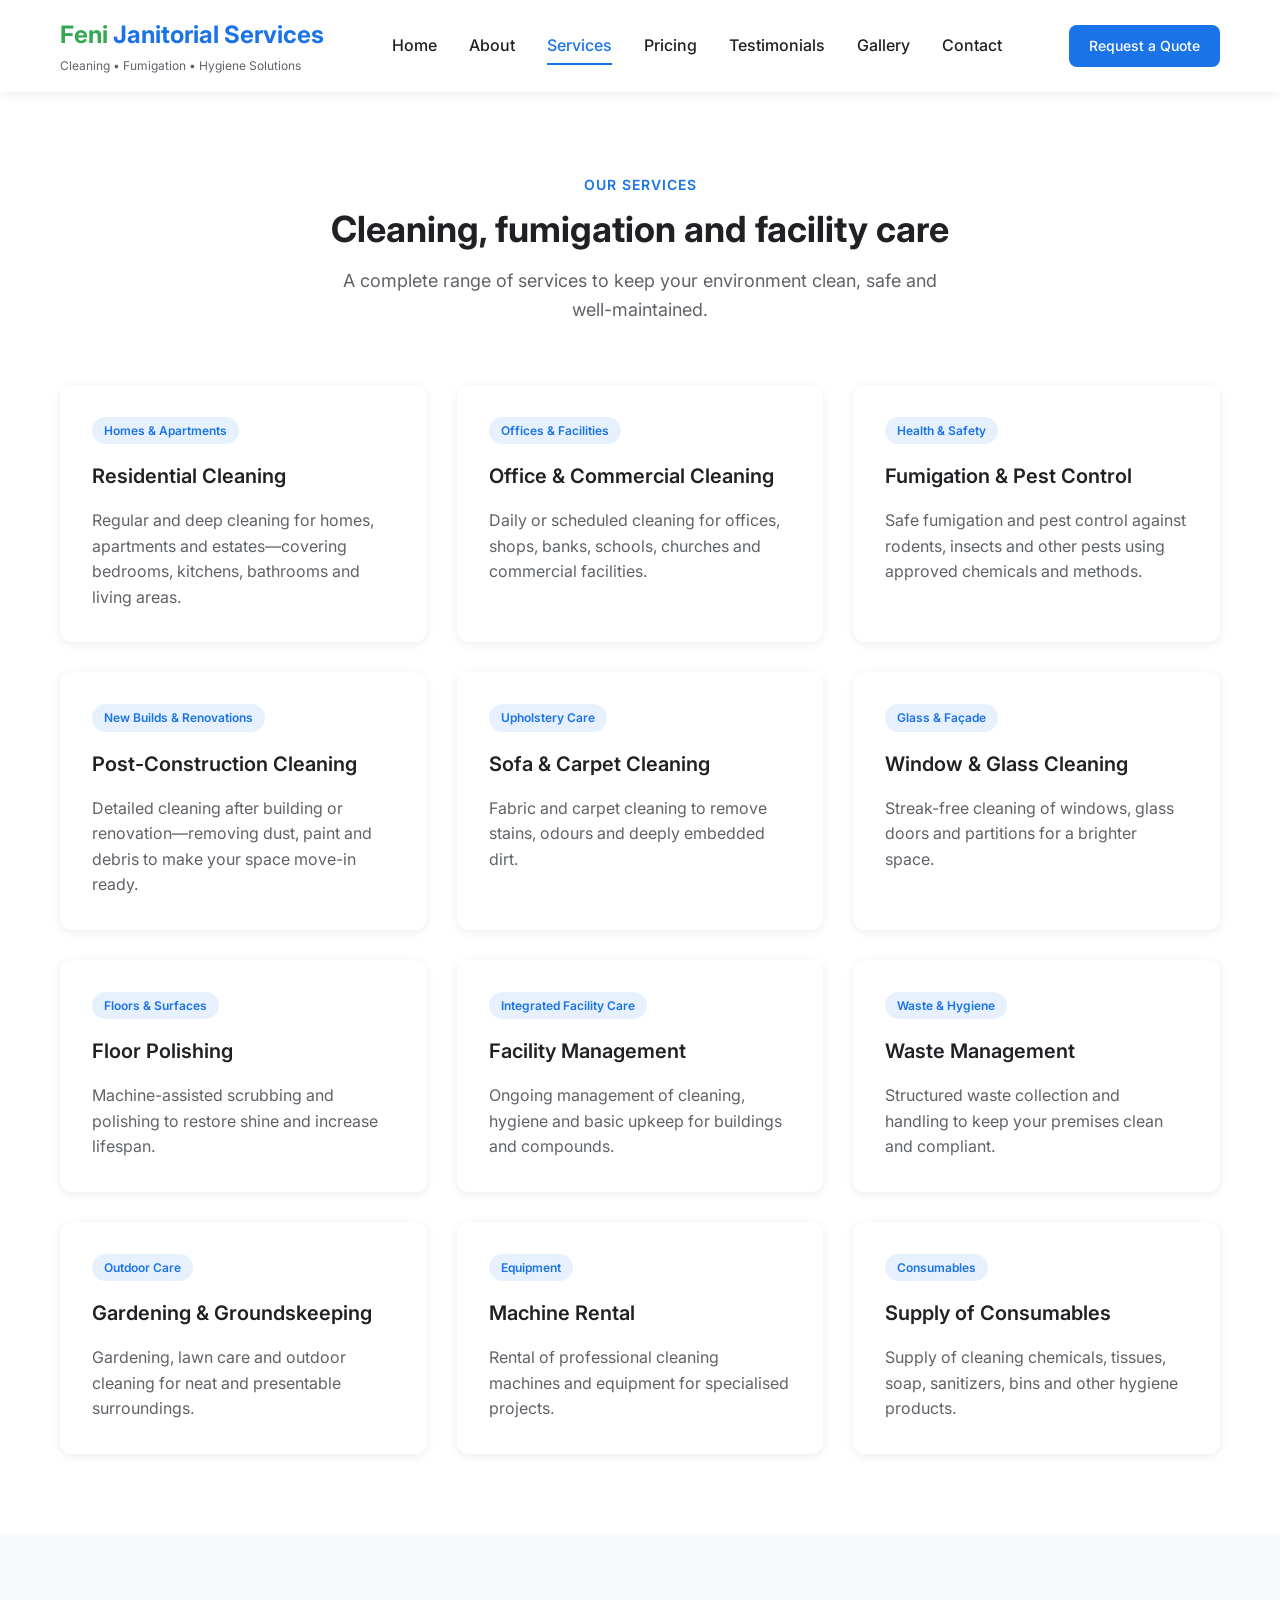
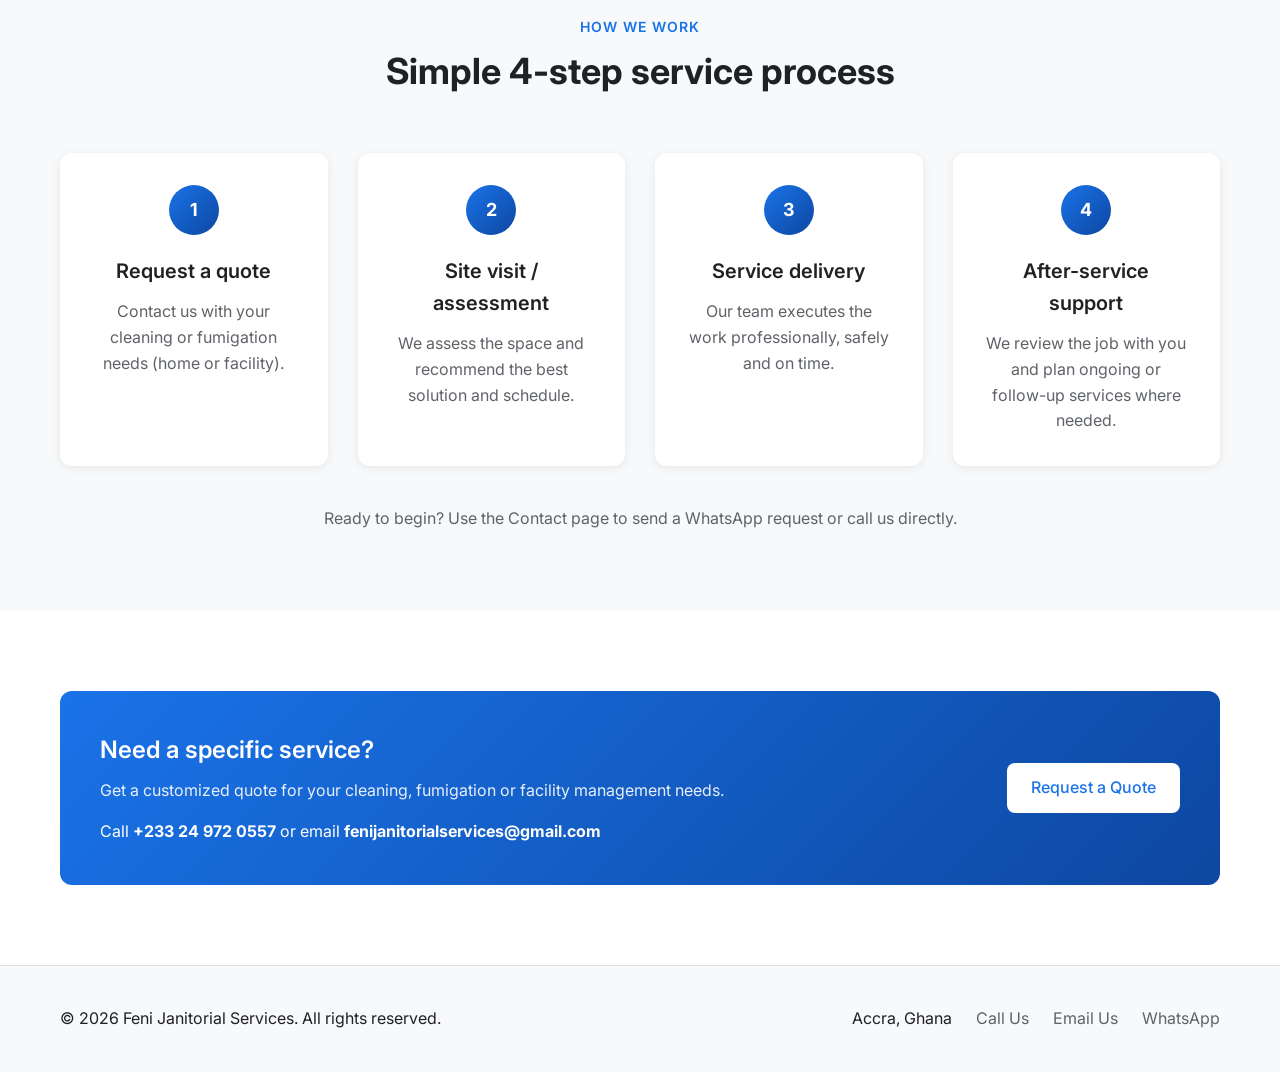
<file: services.html>
<!DOCTYPE html>
<html lang="en">
<head>
  <meta charset="UTF-8" />
  <title>Services | Feni Janitorial Services</title>
  <meta name="viewport" content="width=device-width, initial-scale=1" />
  <meta name="description" content="Professional cleaning, fumigation and facility management services in Accra, Ghana." />
  <link rel="preconnect" href="https://fonts.googleapis.com">
  <link rel="preconnect" href="https://fonts.gstatic.com" crossorigin>
  <link href="https://fonts.googleapis.com/css2?family=Inter:wght@300;400;500;600;700&display=swap" rel="stylesheet">
  <style>
    /* CSS Reset and Base Styles */
    * {
      margin: 0;
      padding: 0;
      box-sizing: border-box;
    }

    :root {
      --primary: #1a73e8;
      --primary-dark: #0d47a1;
      --secondary: #34a853;
      --accent: #fbbc05;
      --text: #202124;
      --text-light: #5f6368;
      --background: #ffffff;
      --surface: #f8f9fa;
      --border: #dadce0;
      --shadow: 0 2px 10px rgba(0, 0, 0, 0.08);
      --shadow-lg: 0 10px 25px rgba(0, 0, 0, 0.1);
      --radius: 8px;
      --radius-lg: 12px;
      --transition: all 0.3s ease;
    }

    body {
      font-family: 'Inter', sans-serif;
      font-size: 16px;
      line-height: 1.6;
      color: var(--text);
      background-color: var(--background);
    }

    a {
      color: var(--primary);
      text-decoration: none;
      transition: var(--transition);
    }

    a:hover {
      color: var(--primary-dark);
    }

    .btn {
      display: inline-flex;
      align-items: center;
      justify-content: center;
      padding: 12px 24px;
      border-radius: var(--radius);
      font-weight: 500;
      cursor: pointer;
      transition: var(--transition);
      border: none;
      font-size: 16px;
      gap: 8px;
    }

    .btn-primary {
      background-color: var(--primary);
      color: white;
    }

    .btn-primary:hover {
      background-color: var(--primary-dark);
      color: white;
    }

    .btn-outline {
      background-color: transparent;
      color: var(--primary);
      border: 1px solid var(--primary);
    }

    .btn-outline:hover {
      background-color: rgba(26, 115, 232, 0.05);
    }

    .btn-sm {
      padding: 10px 20px;
      font-size: 14px;
    }

    .container {
      width: 100%;
      max-width: 1200px;
      margin: 0 auto;
      padding: 0 20px;
    }

    .section {
      padding: 80px 0;
    }

    .section-head {
      text-align: center;
      margin-bottom: 60px;
    }

    .eyebrow {
      display: inline-block;
      font-size: 14px;
      font-weight: 600;
      text-transform: uppercase;
      letter-spacing: 1px;
      color: var(--primary);
      margin-bottom: 12px;
    }

    .section-title {
      font-size: 36px;
      font-weight: 700;
      line-height: 1.2;
      margin-bottom: 16px;
    }

    .section-description {
      font-size: 18px;
      color: var(--text-light);
      max-width: 600px;
      margin: 0 auto;
    }

    .card {
      background: white;
      border-radius: var(--radius-lg);
      box-shadow: var(--shadow);
      padding: 24px;
      transition: var(--transition);
    }

    .card:hover {
      box-shadow: var(--shadow-lg);
    }

    .card-title {
      font-size: 20px;
      font-weight: 600;
      margin-bottom: 12px;
    }

    .muted {
      color: var(--text-light);
    }

    .mt-2 {
      margin-top: 16px;
    }

    .mt-3 {
      margin-top: 24px;
    }

    /* Top Bar */
    .top-bar {
      background-color: var(--primary);
      color: white;
      font-size: 14px;
      padding: 8px 0;
    }

    .top-bar-inner {
      display: flex;
      justify-content: space-between;
      align-items: center;
      flex-wrap: wrap;
      gap: 16px;
    }

    .top-bar-contact {
      display: flex;
      gap: 24px;
      flex-wrap: wrap;
    }

    .top-bar-contact a {
      color: white;
    }

    .top-bar-contact a:hover {
      text-decoration: underline;
    }

    .top-pill {
      background-color: rgba(255, 255, 255, 0.2);
      padding: 4px 12px;
      border-radius: 20px;
      font-size: 13px;
      font-weight: 500;
    }

    /* Header & Navigation */
    header {
      position: sticky;
      top: 0;
      background-color: white;
      box-shadow: var(--shadow);
      z-index: 1000;
    }

    .nav {
      display: flex;
      justify-content: space-between;
      align-items: center;
      padding: 16px 0;
    }

    .logo {
      display: flex;
      flex-direction: column;
    }

    .logo-main {
      font-size: 24px;
      font-weight: 700;
      color: var(--primary);
    }

    .logo-main span {
      color: var(--secondary);
    }

    .logo-sub {
      font-size: 12px;
      color: var(--text-light);
      margin-top: 2px;
    }

    .nav-links {
      display: flex;
      gap: 32px;
    }

    .nav-links a {
      color: var(--text);
      font-weight: 500;
      position: relative;
    }

    .nav-links a:hover,
    .nav-links a.active {
      color: var(--primary);
    }

    .nav-links a.active::after {
      content: '';
      position: absolute;
      bottom: -6px;
      left: 0;
      width: 100%;
      height: 2px;
      background-color: var(--primary);
    }

    .mobile-menu-toggle {
      display: none;
      background: none;
      border: none;
      font-size: 24px;
      cursor: pointer;
      color: var(--text);
    }

    /* Services Section */
    .services-grid {
      display: grid;
      grid-template-columns: repeat(auto-fill, minmax(350px, 1fr));
      gap: 30px;
    }

    .service-card {
      background: white;
      border-radius: var(--radius-lg);
      box-shadow: var(--shadow);
      padding: 32px;
      transition: var(--transition);
      position: relative;
      overflow: hidden;
    }

    .service-card::before {
      content: '';
      position: absolute;
      top: 0;
      left: 0;
      width: 100%;
      height: 4px;
      background: linear-gradient(90deg, var(--primary), var(--secondary));
      transform: scaleX(0);
      transform-origin: left;
      transition: transform 0.3s ease;
    }

    .service-card:hover {
      transform: translateY(-5px);
      box-shadow: var(--shadow-lg);
    }

    .service-card:hover::before {
      transform: scaleX(1);
    }

    .service-chip {
      display: inline-block;
      background-color: rgba(26, 115, 232, 0.1);
      color: var(--primary);
      padding: 4px 12px;
      border-radius: 20px;
      font-size: 12px;
      font-weight: 600;
      margin-bottom: 16px;
    }

    .service-name {
      font-size: 20px;
      font-weight: 600;
      margin-bottom: 16px;
      color: var(--text);
    }

    .service-description {
      color: var(--text-light);
      line-height: 1.6;
    }

    /* Process Section */
    .process-steps {
      display: grid;
      grid-template-columns: repeat(auto-fit, minmax(250px, 1fr));
      gap: 30px;
      margin-bottom: 40px;
    }

    .step {
      background: white;
      border-radius: var(--radius-lg);
      box-shadow: var(--shadow);
      padding: 32px;
      text-align: center;
      position: relative;
      transition: var(--transition);
    }

    .step:hover {
      transform: translateY(-5px);
      box-shadow: var(--shadow-lg);
    }

    .step-number {
      display: inline-flex;
      align-items: center;
      justify-content: center;
      width: 50px;
      height: 50px;
      background: linear-gradient(135deg, var(--primary), var(--primary-dark));
      color: white;
      border-radius: 50%;
      font-weight: 700;
      margin-bottom: 20px;
      font-size: 18px;
    }

    .step-title {
      font-size: 20px;
      font-weight: 600;
      margin-bottom: 12px;
      color: var(--text);
    }

    .step-text {
      color: var(--text-light);
      line-height: 1.6;
    }

    .form-note {
      text-align: center;
      color: var(--text-light);
      font-size: 16px;
    }

    /* CTA Section */
    .cta-band {
      display: flex;
      justify-content: space-between;
      align-items: center;
      background: linear-gradient(135deg, var(--primary) 0%, var(--primary-dark) 100%);
      color: white;
      padding: 40px;
      border-radius: var(--radius-lg);
    }

    .cta-band-title {
      font-size: 24px;
      font-weight: 600;
      margin-bottom: 8px;
    }

    .cta-band-text {
      margin-bottom: 16px;
      opacity: 0.9;
    }

    .cta-inline {
      font-size: 16px;
    }

    .cta-inline a {
      color: white;
    }

    .cta-whatsapp {
      background-color: white;
      color: var(--primary);
      border: none;
    }

    .cta-whatsapp:hover {
      background-color: rgba(255, 255, 255, 0.9);
    }

    /* Footer */
    footer {
      background-color: var(--surface);
      padding: 40px 0;
      border-top: 1px solid var(--border);
    }

    .footer-inner {
      display: flex;
      justify-content: space-between;
      align-items: center;
      flex-wrap: wrap;
      gap: 20px;
    }

    .footer-links {
      display: flex;
      gap: 24px;
    }

    .footer-links a {
      color: var(--text-light);
    }

    .footer-links a:hover {
      color: var(--primary);
    }

    /* Responsive Styles */
    @media (max-width: 1024px) {
      .services-grid {
        grid-template-columns: repeat(auto-fill, minmax(300px, 1fr));
      }
    }

    @media (max-width: 768px) {
      .top-bar-inner {
        flex-direction: column;
        gap: 12px;
        text-align: center;
      }
      
      .nav-links {
        display: none;
        position: absolute;
        top: 100%;
        left: 0;
        width: 100%;
        background-color: white;
        flex-direction: column;
        padding: 20px;
        box-shadow: var(--shadow);
        gap: 16px;
      }
      
      .nav-links.active {
        display: flex;
      }
      
      .mobile-menu-toggle {
        display: block;
      }
      
      .nav-cta {
        display: none;
      }
      
      .section-title {
        font-size: 32px;
      }
      
      .cta-band {
        flex-direction: column;
        text-align: center;
        gap: 24px;
      }
      
      .footer-inner {
        flex-direction: column;
        text-align: center;
      }
      
      .footer-links {
        justify-content: center;
      }
    }

    @media (max-width: 480px) {
      .section {
        padding: 60px 0;
      }
      
      .section-title {
        font-size: 28px;
      }
      
      .services-grid {
        grid-template-columns: 1fr;
      }
      
      .process-steps {
        grid-template-columns: 1fr;
      }
    }
  </style>
</head>
<body>
  <div class="page">

    <!-- Header & Nav -->
    <header>
      <div class="container">
        <div class="nav">
          <div class="logo">
            <div class="logo-main"><span>Feni</span> Janitorial Services</div>
            <div class="logo-sub">Cleaning • Fumigation • Hygiene Solutions</div>
          </div>

          <!-- Mobile menu button -->
          <button class="mobile-menu-toggle" aria-label="Toggle navigation">
            ☰
          </button>

          <nav class="nav-links" aria-label="Main navigation">
            <a href="index.html">Home</a>
            <a href="about.html">About</a>
            <a href="services.html" class="active">Services</a>
            <a href="pricing.html">Pricing</a>
            <a href="testimonials.html">Testimonials</a>
            <a href="gallery.html">Gallery</a>
            <a href="contact.html">Contact</a>
          </nav>
          <a href="contact.html" class="btn btn-primary btn-sm nav-cta">Request a Quote</a>
        </div>
      </div>
    </header>

    <main>
      <!-- Services Section -->
      <section class="section">
        <div class="container">
          <div class="section-head">
            <div class="eyebrow">Our Services</div>
            <h1 class="section-title">Cleaning, fumigation and facility care</h1>
            <p class="section-description">
              A complete range of services to keep your environment clean, safe and well-maintained.
            </p>
          </div>

          <div class="services-grid">
            <!-- Residential -->
            <div class="service-card">
              <div class="service-chip">Homes & Apartments</div>
              <div class="service-name">Residential Cleaning</div>
              <p class="service-description">
                Regular and deep cleaning for homes, apartments and estates—covering
                bedrooms, kitchens, bathrooms and living areas.
              </p>
            </div>
            
            <!-- Office -->
            <div class="service-card">
              <div class="service-chip">Offices & Facilities</div>
              <div class="service-name">Office & Commercial Cleaning</div>
              <p class="service-description">
                Daily or scheduled cleaning for offices, shops, banks, schools, churches
                and commercial facilities.
              </p>
            </div>
            
            <!-- Fumigation -->
            <div class="service-card">
              <div class="service-chip">Health & Safety</div>
              <div class="service-name">Fumigation & Pest Control</div>
              <p class="service-description">
                Safe fumigation and pest control against rodents, insects and other pests
                using approved chemicals and methods.
              </p>
            </div>
            
            <!-- Post-construction -->
            <div class="service-card">
              <div class="service-chip">New Builds & Renovations</div>
              <div class="service-name">Post-Construction Cleaning</div>
              <p class="service-description">
                Detailed cleaning after building or renovation—removing dust, paint and
                debris to make your space move-in ready.
              </p>
            </div>
            
            <!-- Sofa & carpet -->
            <div class="service-card">
              <div class="service-chip">Upholstery Care</div>
              <div class="service-name">Sofa & Carpet Cleaning</div>
              <p class="service-description">
                Fabric and carpet cleaning to remove stains, odours and deeply embedded dirt.
              </p>
            </div>
            
            <!-- Windows -->
            <div class="service-card">
              <div class="service-chip">Glass & Façade</div>
              <div class="service-name">Window & Glass Cleaning</div>
              <p class="service-description">
                Streak-free cleaning of windows, glass doors and partitions for a brighter space.
              </p>
            </div>
            
            <!-- Floors -->
            <div class="service-card">
              <div class="service-chip">Floors & Surfaces</div>
              <div class="service-name">Floor Polishing</div>
              <p class="service-description">
                Machine-assisted scrubbing and polishing to restore shine and increase lifespan.
              </p>
            </div>
            
            <!-- Facility management -->
            <div class="service-card">
              <div class="service-chip">Integrated Facility Care</div>
              <div class="service-name">Facility Management</div>
              <p class="service-description">
                Ongoing management of cleaning, hygiene and basic upkeep for buildings and compounds.
              </p>
            </div>
            
            <!-- Waste -->
            <div class="service-card">
              <div class="service-chip">Waste & Hygiene</div>
              <div class="service-name">Waste Management</div>
              <p class="service-description">
                Structured waste collection and handling to keep your premises clean and compliant.
              </p>
            </div>
            
            <!-- Gardening -->
            <div class="service-card">
              <div class="service-chip">Outdoor Care</div>
              <div class="service-name">Gardening & Groundskeeping</div>
              <p class="service-description">
                Gardening, lawn care and outdoor cleaning for neat and presentable surroundings.
              </p>
            </div>
            
            <!-- Machine rental -->
            <div class="service-card">
              <div class="service-chip">Equipment</div>
              <div class="service-name">Machine Rental</div>
              <p class="service-description">
                Rental of professional cleaning machines and equipment for specialised projects.
              </p>
            </div>
            
            <!-- Consumables -->
            <div class="service-card">
              <div class="service-chip">Consumables</div>
              <div class="service-name">Supply of Consumables</div>
              <p class="service-description">
                Supply of cleaning chemicals, tissues, soap, sanitizers, bins and other hygiene products.
              </p>
            </div>
          </div>
        </div>
      </section>

      <!-- Process section -->
      <section class="section" style="background-color: var(--surface);">
        <div class="container">
          <div class="section-head">
            <div class="eyebrow">How We Work</div>
            <h2 class="section-title">Simple 4-step service process</h2>
          </div>

          <div class="process-steps">
            <div class="step">
              <div class="step-number">1</div>
              <div class="step-title">Request a quote</div>
              <div class="step-text">
                Contact us with your cleaning or fumigation needs (home or facility).
              </div>
            </div>
            <div class="step">
              <div class="step-number">2</div>
              <div class="step-title">Site visit / assessment</div>
              <div class="step-text">
                We assess the space and recommend the best solution and schedule.
              </div>
            </div>
            <div class="step">
              <div class="step-number">3</div>
              <div class="step-title">Service delivery</div>
              <div class="step-text">
                Our team executes the work professionally, safely and on time.
              </div>
            </div>
            <div class="step">
              <div class="step-number">4</div>
              <div class="step-title">After-service support</div>
              <div class="step-text">
                We review the job with you and plan ongoing or follow-up services where needed.
              </div>
            </div>
          </div>

          <p class="form-note mt-3">
            Ready to begin? Use the Contact page to send a WhatsApp request or call us directly.
          </p>
        </div>
      </section>

      <!-- CTA Section -->
      <section class="section">
        <div class="container">
          <div class="cta-band">
            <div>
              <div class="cta-band-title">Need a specific service?</div>
              <div class="cta-band-text">
                Get a customized quote for your cleaning, fumigation or facility management needs.
              </div>
              <div class="cta-inline">
                Call <strong><a href="tel:+233249720557" style="color:inherit;">+233 24 972 0557</a></strong>
                or email <strong><a href="mailto:fenijanitorialservices@gmail.com" style="color:inherit;">fenijanitorialservices@gmail.com</a></strong>
              </div>
            </div>
            <a href="contact.html" class="btn btn-outline cta-whatsapp">
              Request a Quote
            </a>
          </div>
        </div>
      </section>
    </main>

    <!-- Footer -->
    <footer>
      <div class="container">
        <div class="footer-inner">
          <div>
            © <span id="year"></span> Feni Janitorial Services. All rights reserved.
          </div>
          <div class="footer-links">
            <span>Accra, Ghana</span>
            <a href="tel:+233249720557">Call Us</a>
            <a href="mailto:fenijanitorialservices@gmail.com">Email Us</a>
            <a href="https://wa.me/233249720557" target="_blank">WhatsApp</a>
          </div>
        </div>
      </div>
    </footer>
  </div>

  <script>
    // Mobile menu toggle
    document.addEventListener('DOMContentLoaded', function() {
      const mobileMenuToggle = document.querySelector('.mobile-menu-toggle');
      const navLinks = document.querySelector('.nav-links');
      
      mobileMenuToggle.addEventListener('click', function() {
        navLinks.classList.toggle('active');
      });
      
      // Update copyright year
      document.getElementById('year').textContent = new Date().getFullYear();
    });
  </script>
</body>
</html>
</file>
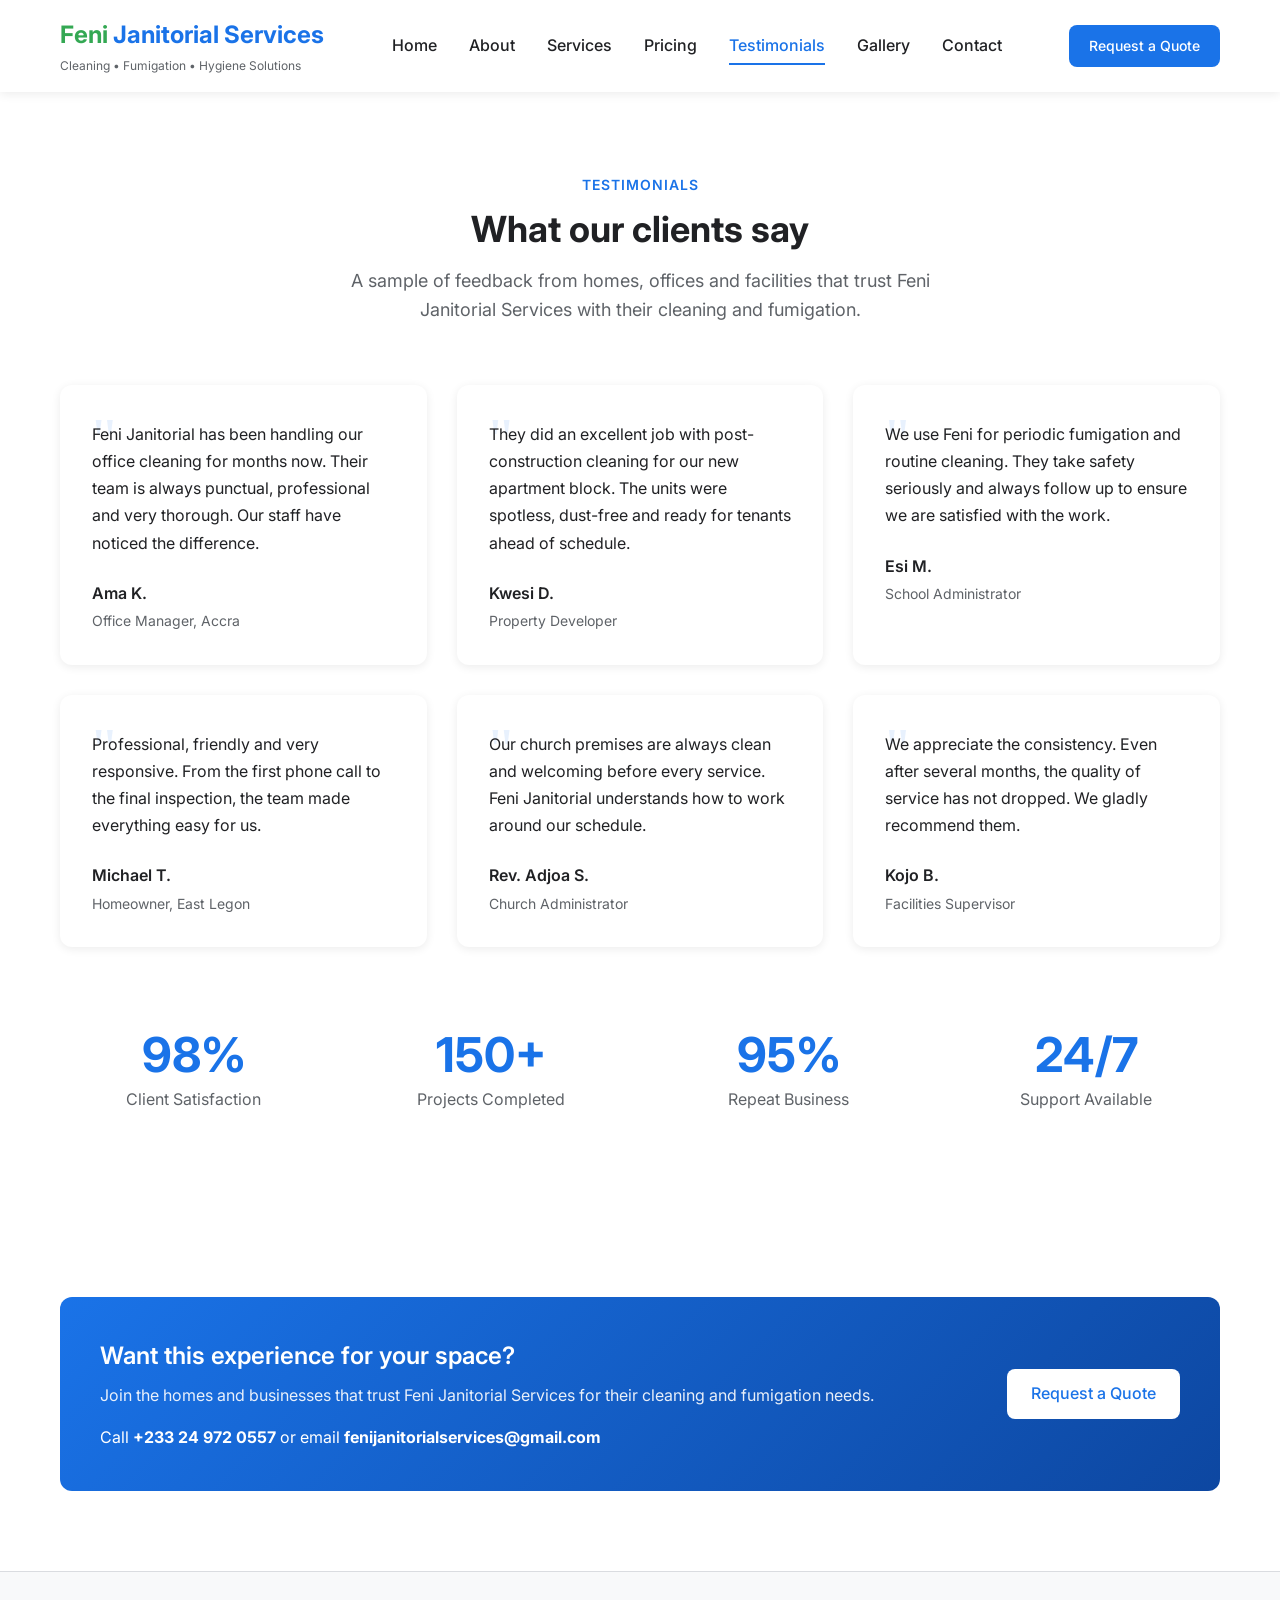
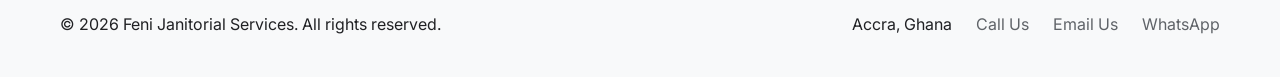
<file: testimonials.html>
<!DOCTYPE html>
<html lang="en">
<head>
  <meta charset="UTF-8" />
  <title>Testimonials | Feni Janitorial Services</title>
  <meta name="viewport" content="width=device-width, initial-scale=1" />
  <meta
    name="description"
    content="Hear from clients who trust Feni Janitorial Services for their cleaning and fumigation needs."
  />
  <link rel="preconnect" href="https://fonts.googleapis.com">
  <link rel="preconnect" href="https://fonts.gstatic.com" crossorigin>
  <link href="https://fonts.googleapis.com/css2?family=Inter:wght@300;400;500;600;700&display=swap" rel="stylesheet">
  <style>
    /* CSS Reset and Base Styles */
    * {
      margin: 0;
      padding: 0;
      box-sizing: border-box;
    }

    :root {
      --primary: #1a73e8;
      --primary-dark: #0d47a1;
      --secondary: #34a853;
      --accent: #fbbc05;
      --text: #202124;
      --text-light: #5f6368;
      --background: #ffffff;
      --surface: #f8f9fa;
      --border: #dadce0;
      --shadow: 0 2px 10px rgba(0, 0, 0, 0.08);
      --shadow-lg: 0 10px 25px rgba(0, 0, 0, 0.1);
      --radius: 8px;
      --radius-lg: 12px;
      --transition: all 0.3s ease;
    }

    body {
      font-family: 'Inter', sans-serif;
      font-size: 16px;
      line-height: 1.6;
      color: var(--text);
      background-color: var(--background);
    }

    a {
      color: var(--primary);
      text-decoration: none;
      transition: var(--transition);
    }

    a:hover {
      color: var(--primary-dark);
    }

    .btn {
      display: inline-flex;
      align-items: center;
      justify-content: center;
      padding: 12px 24px;
      border-radius: var(--radius);
      font-weight: 500;
      cursor: pointer;
      transition: var(--transition);
      border: none;
      font-size: 16px;
      gap: 8px;
    }

    .btn-primary {
      background-color: var(--primary);
      color: white;
    }

    .btn-primary:hover {
      background-color: var(--primary-dark);
      color: white;
    }

    .btn-outline {
      background-color: transparent;
      color: var(--primary);
      border: 1px solid var(--primary);
    }

    .btn-outline:hover {
      background-color: rgba(26, 115, 232, 0.05);
    }

    .btn-sm {
      padding: 10px 20px;
      font-size: 14px;
    }

    .container {
      width: 100%;
      max-width: 1200px;
      margin: 0 auto;
      padding: 0 20px;
    }

    .section {
      padding: 80px 0;
    }

    .section-head {
      text-align: center;
      margin-bottom: 60px;
    }

    .eyebrow {
      display: inline-block;
      font-size: 14px;
      font-weight: 600;
      text-transform: uppercase;
      letter-spacing: 1px;
      color: var(--primary);
      margin-bottom: 12px;
    }

    .section-title {
      font-size: 36px;
      font-weight: 700;
      line-height: 1.2;
      margin-bottom: 16px;
    }

    .section-description {
      font-size: 18px;
      color: var(--text-light);
      max-width: 600px;
      margin: 0 auto;
    }

    .card {
      background: white;
      border-radius: var(--radius-lg);
      box-shadow: var(--shadow);
      padding: 32px;
      transition: var(--transition);
    }

    .card:hover {
      box-shadow: var(--shadow-lg);
    }

    .muted {
      color: var(--text-light);
    }

    .mt-2 {
      margin-top: 16px;
    }

    .mt-3 {
      margin-top: 24px;
    }

    /* Top Bar */
    .top-bar {
      background-color: var(--primary);
      color: white;
      font-size: 14px;
      padding: 8px 0;
    }

    .top-bar-inner {
      display: flex;
      justify-content: space-between;
      align-items: center;
      flex-wrap: wrap;
      gap: 16px;
    }

    .top-bar-contact {
      display: flex;
      gap: 24px;
      flex-wrap: wrap;
    }

    .top-bar-contact a {
      color: white;
    }

    .top-bar-contact a:hover {
      text-decoration: underline;
    }

    .top-pill {
      background-color: rgba(255, 255, 255, 0.2);
      padding: 4px 12px;
      border-radius: 20px;
      font-size: 13px;
      font-weight: 500;
    }

    /* Header & Navigation */
    header {
      position: sticky;
      top: 0;
      background-color: white;
      box-shadow: var(--shadow);
      z-index: 1000;
    }

    .nav {
      display: flex;
      justify-content: space-between;
      align-items: center;
      padding: 16px 0;
    }

    .logo {
      display: flex;
      flex-direction: column;
    }

    .logo-main {
      font-size: 24px;
      font-weight: 700;
      color: var(--primary);
    }

    .logo-main span {
      color: var(--secondary);
    }

    .logo-sub {
      font-size: 12px;
      color: var(--text-light);
      margin-top: 2px;
    }

    .nav-links {
      display: flex;
      gap: 32px;
    }

    .nav-links a {
      color: var(--text);
      font-weight: 500;
      position: relative;
    }

    .nav-links a:hover,
    .nav-links a.active {
      color: var(--primary);
    }

    .nav-links a.active::after {
      content: '';
      position: absolute;
      bottom: -6px;
      left: 0;
      width: 100%;
      height: 2px;
      background-color: var(--primary);
    }

    .mobile-menu-toggle {
      display: none;
      background: none;
      border: none;
      font-size: 24px;
      cursor: pointer;
      color: var(--text);
    }

    /* Testimonials Section */
    .testimonials-grid {
      display: grid;
      grid-template-columns: repeat(auto-fill, minmax(350px, 1fr));
      gap: 30px;
    }

    .testimonial-card {
      position: relative;
      padding: 32px;
      transition: var(--transition);
      border-top: 4px solid transparent;
    }

    .testimonial-card:hover {
      transform: translateY(-5px);
      box-shadow: var(--shadow-lg);
      border-top: 4px solid var(--primary);
    }

    .testimonial-card::before {
      content: '"';
      position: absolute;
      top: 20px;
      left: 32px;
      font-size: 60px;
      color: rgba(26, 115, 232, 0.1);
      font-family: Georgia, serif;
      line-height: 1;
    }

    .testimonial-text {
      font-size: 16px;
      line-height: 1.7;
      color: var(--text);
      margin-bottom: 24px;
      position: relative;
      z-index: 1;
    }

    .testimonial-meta {
      display: flex;
      flex-direction: column;
    }

    .testimonial-name {
      font-weight: 600;
      color: var(--text);
      margin-bottom: 4px;
    }

    .testimonial-role {
      font-size: 14px;
      color: var(--text-light);
    }

    /* Stats Section */
    .stats-grid {
      display: grid;
      grid-template-columns: repeat(auto-fit, minmax(200px, 1fr));
      gap: 30px;
      margin-top: 60px;
    }

    .stat-card {
      text-align: center;
      padding: 24px;
    }

    .stat-number {
      font-size: 48px;
      font-weight: 700;
      color: var(--primary);
      line-height: 1;
      margin-bottom: 8px;
    }

    .stat-label {
      font-size: 16px;
      color: var(--text-light);
    }

    /* CTA Section */
    .cta-band {
      display: flex;
      justify-content: space-between;
      align-items: center;
      background: linear-gradient(135deg, var(--primary) 0%, var(--primary-dark) 100%);
      color: white;
      padding: 40px;
      border-radius: var(--radius-lg);
    }

    .cta-band-title {
      font-size: 24px;
      font-weight: 600;
      margin-bottom: 8px;
    }

    .cta-band-text {
      margin-bottom: 16px;
      opacity: 0.9;
    }

    .cta-inline {
      font-size: 16px;
    }

    .cta-inline a {
      color: white;
    }

    .cta-whatsapp {
      background-color: white;
      color: var(--primary);
      border: none;
    }

    .cta-whatsapp:hover {
      background-color: rgba(255, 255, 255, 0.9);
    }

    /* Footer */
    footer {
      background-color: var(--surface);
      padding: 40px 0;
      border-top: 1px solid var(--border);
    }

    .footer-inner {
      display: flex;
      justify-content: space-between;
      align-items: center;
      flex-wrap: wrap;
      gap: 20px;
    }

    .footer-links {
      display: flex;
      gap: 24px;
    }

    .footer-links a {
      color: var(--text-light);
    }

    .footer-links a:hover {
      color: var(--primary);
    }

    /* Responsive Styles */
    @media (max-width: 1024px) {
      .testimonials-grid {
        grid-template-columns: repeat(auto-fill, minmax(300px, 1fr));
      }
    }

    @media (max-width: 768px) {
      .top-bar-inner {
        flex-direction: column;
        gap: 12px;
        text-align: center;
      }
      
      .nav-links {
        display: none;
        position: absolute;
        top: 100%;
        left: 0;
        width: 100%;
        background-color: white;
        flex-direction: column;
        padding: 20px;
        box-shadow: var(--shadow);
        gap: 16px;
      }
      
      .nav-links.active {
        display: flex;
      }
      
      .mobile-menu-toggle {
        display: block;
      }
      
      .nav-cta {
        display: none;
      }
      
      .section-title {
        font-size: 32px;
      }
      
      .cta-band {
        flex-direction: column;
        text-align: center;
        gap: 24px;
      }
      
      .footer-inner {
        flex-direction: column;
        text-align: center;
      }
      
      .footer-links {
        justify-content: center;
      }
    }

    @media (max-width: 480px) {
      .section {
        padding: 60px 0;
      }
      
      .section-title {
        font-size: 28px;
      }
      
      .testimonials-grid {
        grid-template-columns: 1fr;
      }
      
      .stats-grid {
        grid-template-columns: 1fr;
      }
    }
  </style>
</head>
<body>
  <div class="page">


    <!-- Header -->
    <header>
      <div class="container">
        <div class="nav">
          <div class="logo">
            <div class="logo-main"><span>Feni</span> Janitorial Services</div>
            <div class="logo-sub">Cleaning • Fumigation • Hygiene Solutions</div>
          </div>

          <!-- Mobile menu button -->
          <button class="mobile-menu-toggle" aria-label="Toggle navigation">
            ☰
          </button>

          <nav class="nav-links" aria-label="Main navigation">
            <a href="index.html">Home</a>
            <a href="about.html">About</a>
            <a href="services.html">Services</a>
            <a href="pricing.html">Pricing</a>
            <a href="testimonials.html" class="active">Testimonials</a>
            <a href="gallery.html">Gallery</a>
            <a href="contact.html">Contact</a>
          </nav>
          <a href="contact.html" class="btn btn-primary btn-sm nav-cta">Request a Quote</a>
        </div>
      </div>
    </header>

    <main>
      <!-- Testimonials -->
      <section class="section">
        <div class="container">
          <div class="section-head">
            <div class="eyebrow">Testimonials</div>
            <h1 class="section-title">What our clients say</h1>
            <p class="section-description">
              A sample of feedback from homes, offices and facilities that trust
              Feni Janitorial Services with their cleaning and fumigation.
            </p>
          </div>

          <div class="testimonials-grid">
            <div class="card testimonial-card">
              <p class="testimonial-text">
                Feni Janitorial has been handling our office cleaning for months now.
                Their team is always punctual, professional and very thorough. Our staff
                have noticed the difference.
              </p>
              <div class="testimonial-meta">
                <span class="testimonial-name">Ama K.</span>
                <span class="testimonial-role">Office Manager, Accra</span>
              </div>
            </div>

            <div class="card testimonial-card">
              <p class="testimonial-text">
                They did an excellent job with post-construction cleaning for our new
                apartment block. The units were spotless, dust-free and ready for tenants
                ahead of schedule.
              </p>
              <div class="testimonial-meta">
                <span class="testimonial-name">Kwesi D.</span>
                <span class="testimonial-role">Property Developer</span>
              </div>
            </div>

            <div class="card testimonial-card">
              <p class="testimonial-text">
                We use Feni for periodic fumigation and routine cleaning. They take safety
                seriously and always follow up to ensure we are satisfied with the work.
              </p>
              <div class="testimonial-meta">
                <span class="testimonial-name">Esi M.</span>
                <span class="testimonial-role">School Administrator</span>
              </div>
            </div>

            <div class="card testimonial-card">
              <p class="testimonial-text">
                Professional, friendly and very responsive. From the first phone call to
                the final inspection, the team made everything easy for us.
              </p>
              <div class="testimonial-meta">
                <span class="testimonial-name">Michael T.</span>
                <span class="testimonial-role">Homeowner, East Legon</span>
              </div>
            </div>

            <div class="card testimonial-card">
              <p class="testimonial-text">
                Our church premises are always clean and welcoming before every service.
                Feni Janitorial understands how to work around our schedule.
              </p>
              <div class="testimonial-meta">
                <span class="testimonial-name">Rev. Adjoa S.</span>
                <span class="testimonial-role">Church Administrator</span>
              </div>
            </div>

            <div class="card testimonial-card">
              <p class="testimonial-text">
                We appreciate the consistency. Even after several months, the quality of
                service has not dropped. We gladly recommend them.
              </p>
              <div class="testimonial-meta">
                <span class="testimonial-name">Kojo B.</span>
                <span class="testimonial-role">Facilities Supervisor</span>
              </div>
            </div>
          </div>

          <!-- Stats Section -->
          <div class="stats-grid">
            <div class="stat-card">
              <div class="stat-number">98%</div>
              <div class="stat-label">Client Satisfaction</div>
            </div>
            <div class="stat-card">
              <div class="stat-number">150+</div>
              <div class="stat-label">Projects Completed</div>
            </div>
            <div class="stat-card">
              <div class="stat-number">95%</div>
              <div class="stat-label">Repeat Business</div>
            </div>
            <div class="stat-card">
              <div class="stat-number">24/7</div>
              <div class="stat-label">Support Available</div>
            </div>
          </div>
        </div>
      </section>

      <!-- Call to action -->
      <section class="section">
        <div class="container">
          <div class="cta-band">
            <div>
              <div class="cta-band-title">Want this experience for your space?</div>
              <div class="cta-band-text">
                Join the homes and businesses that trust Feni Janitorial Services for their cleaning and fumigation needs.
              </div>
              <div class="cta-inline">
                Call <strong><a href="tel:+233249720557" style="color:inherit;">+233 24 972 0557</a></strong>
                or email <strong><a href="mailto:fenijanitorialservices@gmail.com" style="color:inherit;">fenijanitorialservices@gmail.com</a></strong>
              </div>
            </div>
            <a href="contact.html" class="btn btn-outline cta-whatsapp">
              Request a Quote
            </a>
          </div>
        </div>
      </section>
    </main>

    <!-- Footer -->
    <footer>
      <div class="container">
        <div class="footer-inner">
          <div>
            © <span id="year"></span> Feni Janitorial Services. All rights reserved.
          </div>
          <div class="footer-links">
            <span>Accra, Ghana</span>
            <a href="tel:+233249720557">Call Us</a>
            <a href="mailto:fenijanitorialservices@gmail.com">Email Us</a>
            <a href="https://wa.me/233249720557" target="_blank">WhatsApp</a>
          </div>
        </div>
      </div>
    </footer>
  </div>

  <script>
    // Mobile menu toggle
    document.addEventListener('DOMContentLoaded', function() {
      const mobileMenuToggle = document.querySelector('.mobile-menu-toggle');
      const navLinks = document.querySelector('.nav-links');
      
      mobileMenuToggle.addEventListener('click', function() {
        navLinks.classList.toggle('active');
      });
      
      // Update copyright year
      document.getElementById('year').textContent = new Date().getFullYear();
    });
  </script>
</body>
</html>
</file>
<file: assets/css/style.css>
:root {
  /* Brand colours */
  --primary: #0077b6;        /* sea blue */
  --primary-dark: #005381;   /* darker sea blue */
  --accent: #e63946;         /* red */
  --accent-dark: #b0212d;
  --bg-light: #f5f7fb;
  --text-main: #070b10;      /* almost black */
  --text-muted: #6b7280;
  --white: #ffffff;
  --border: #e5e7eb;
  --shadow-soft: 0 14px 35px rgba(15, 23, 42, 0.08);
  --radius-xl: 1.25rem;
  --radius-lg: 0.9rem;
  --radius-pill: 999px;
}


* {
  box-sizing: border-box;
  margin: 0;
  padding: 0;
}

body {
  font-family: system-ui, -apple-system, BlinkMacSystemFont, "Segoe UI", sans-serif;
  color: var(--text-main);
  background-color: var(--bg-light);
  line-height: 1.6;
}

a {
  color: inherit;
  text-decoration: none;
}

img {
  max-width: 100%;
  display: block;
}

.page {
  min-height: 100vh;
  display: flex;
  flex-direction: column;
}

/* Top bar */

.top-bar {
  background: #020617;
  color: #e5e7eb;
  font-size: 0.85rem;
}

.top-bar-inner {
  max-width: 1120px;
  margin: 0 auto;
  padding: 0.4rem 1.25rem;
  display: flex;
  flex-wrap: wrap;
  align-items: center;
  justify-content: space-between;
  gap: 0.75rem;
}

.top-bar-contact {
  display: flex;
  flex-wrap: wrap;
  gap: 1.25rem;
  align-items: center;
}

.top-bar-contact span {
  display: inline-flex;
  align-items: center;
  gap: 0.4rem;
  opacity: 0.9;
}

.top-bar-contact span::before {
  content: "•";
  font-size: 0.9rem;
  opacity: 0.6;
}

.top-bar-contact span:first-child::before {
  content: "";
}

.top-pill {
  background: rgba(15, 118, 110, 0.12);
  color: #a5f3fc;
  padding: 0.25rem 0.9rem;
  border-radius: var(--radius-pill);
  font-size: 0.75rem;
  border: 1px solid rgba(45, 212, 191, 0.35);
}

/* Header & Nav */

header {
  background: var(--white);
  position: sticky;
  top: 0;
  z-index: 40;
  border-bottom: 1px solid var(--border);
  backdrop-filter: blur(18px);
}

.nav {
  max-width: 1120px;
  margin: 0 auto;
  padding: 0.9rem 1.25rem;
  display: flex;
  align-items: center;
  justify-content: space-between;
  gap: 1.5rem;
}

.logo {
  display: flex;
  flex-direction: column;
  gap: 0.1rem;
}

.logo-main {
  font-weight: 700;
  letter-spacing: 0.02em;
  font-size: 1.1rem;
  text-transform: uppercase;
}

.logo-main span {
  color: var(--primary);
}

.logo-sub {
  font-size: 0.72rem;
  text-transform: uppercase;
  color: var(--text-muted);
  letter-spacing: 0.12em;
}

.nav-links {
  display: flex;
  flex-wrap: wrap;
  align-items: center;
  gap: 1.25rem;
  font-size: 0.95rem;
}

.nav-links a {
  color: var(--text-muted);
  font-weight: 500;
  position: relative;
  padding-bottom: 0.1rem;
}

.nav-links a::after {
  content: "";
  position: absolute;
  left: 0;
  bottom: 0;
  height: 2px;
  width: 0;
  background: var(--primary);
  transition: width 0.2s ease;
}

.nav-links a:hover::after,
.nav-links a:focus-visible::after {
  width: 16px;
}

.nav-cta {
  display: none;
}

@media (min-width: 768px) {
  .nav-cta {
    display: inline-flex;
  }
}

/* Buttons */

.btn {
  border-radius: var(--radius-pill);
  padding: 0.55rem 1.25rem;
  border: 1px solid transparent;
  font-size: 0.95rem;
  font-weight: 600;
  cursor: pointer;
  display: inline-flex;
  align-items: center;
  justify-content: center;
  gap: 0.4rem;
  background: none;
  transition: background 0.18s ease, color 0.18s ease,
    transform 0.12s ease, box-shadow 0.12s ease, border-color 0.18s ease;
}

.btn-primary {
  background: var(--primary);
  color: var(--white);
  box-shadow: var(--shadow-soft);
}

.btn-primary:hover {
  background: var(--primary-dark);
  transform: translateY(-1px);
  box-shadow: 0 18px 40px rgba(15, 23, 42, 0.16);
}

.btn-outline {
  border-color: var(--primary);
  color: var(--primary);
  background: rgba(219, 234, 254, 0.4);
}

.btn-outline:hover {
  background: var(--primary);
  color: var(--white);
}

.btn-sm {
  padding: 0.4rem 0.95rem;
  font-size: 0.85rem;
}

/* Hero */

.hero {
  background: radial-gradient(circle at top left, #eff6ff 0, #f9fafb 40%, #ecfdf5 100%);
}

.hero-inner {
  max-width: 1120px;
  margin: 0 auto;
  padding: 2.5rem 1.25rem 3.25rem;
  display: grid;
  grid-template-columns: 1fr;
  gap: 2.5rem;
  align-items: center;
}

@media (min-width: 900px) {
  .hero-inner {
    grid-template-columns: minmax(0, 1.25fr) minmax(0, 1fr);
  }
}

.hero-tagline {
  display: inline-flex;
  align-items: center;
  gap: 0.5rem;
  padding: 0.25rem 0.5rem;
  border-radius: var(--radius-pill);
  background: rgba(34, 197, 94, 0.06);
  border: 1px solid rgba(34, 197, 94, 0.35);
  font-size: 0.78rem;
  text-transform: uppercase;
  letter-spacing: 0.15em;
  color: #166534;
  margin-bottom: 0.9rem;
}

.hero-tagline span {
  background: #22c55e;
  height: 0.6rem;
  width: 0.6rem;
  border-radius: 999px;
  box-shadow: 0 0 0 4px rgba(34, 197, 94, 0.35);
}

.hero-title {
  font-size: 2.1rem;
  line-height: 1.15;
  margin-bottom: 0.75rem;
  letter-spacing: -0.02em;
}

@media (min-width: 768px) {
  .hero-title {
    font-size: 2.6rem;
  }
}

.hero-title span {
  color: var(--primary);
}

.hero-text {
  color: var(--text-muted);
  max-width: 36rem;
  font-size: 0.98rem;
  margin-bottom: 1.4rem;
}

.hero-badges {
  display: flex;
  flex-wrap: wrap;
  gap: 0.55rem;
  margin-bottom: 1.7rem;
}

.pill {
  font-size: 0.78rem;
  padding: 0.25rem 0.75rem;
  border-radius: var(--radius-pill);
  border: 1px solid rgba(148, 163, 184, 0.7);
  color: #334155;
  background: rgba(255, 255, 255, 0.8);
  backdrop-filter: blur(12px);
}

.hero-actions {
  display: flex;
  flex-wrap: wrap;
  gap: 0.8rem;
  align-items: center;
}

.hero-subnote {
  font-size: 0.8rem;
  color: var(--text-muted);
  margin-top: 0.5rem;
}

.hero-highlight {
  display: inline-flex;
  align-items: center;
  gap: 0.4rem;
  font-size: 0.8rem;
  margin-top: 0.4rem;
  color: #16a34a;
}

.hero-highlight::before {
  content: "✓";
  font-weight: 700;
}

.hero-card {
  background: var(--white);
  border-radius: var(--radius-xl);
  padding: 1.4rem 1.5rem;
  box-shadow: var(--shadow-soft);
  border: 1px solid rgba(148, 163, 184, 0.35);
  display: grid;
  gap: 1.2rem;
}

.hero-card-title {
  font-size: 0.9rem;
  text-transform: uppercase;
  letter-spacing: 0.21em;
  color: #6b7280;
  margin-bottom: 0.35rem;
}

.hero-card-text {
  font-size: 0.88rem;
}

.hero-metric-row {
  display: flex;
  justify-content: space-between;
  gap: 1rem;
  flex-wrap: wrap;
}

.hero-metric {
  flex: 1 1 5rem;
  min-width: 7.5rem;
}

.hero-metric strong {
  display: block;
  font-size: 1.55rem;
  font-weight: 700;
}

.hero-metric span {
  font-size: 0.8rem;
  color: var(--text-muted);
}

.hero-list {
  display: grid;
  gap: 0.45rem;
  font-size: 0.86rem;
  color: var(--text-muted);
  list-style: none;
}

.hero-list li::before {
  content: "•";
  margin-right: 0.4rem;
  color: var(--primary);
  font-weight: 700;
}

/* Sections */

section {
  padding: 2.5rem 1.25rem;
}

.section-inner {
  max-width: 1120px;
  margin: 0 auto;
}

.section-head {
  display: flex;
  flex-direction: column;
  gap: 0.4rem;
  margin-bottom: 1.7rem;
}

.eyebrow {
  font-size: 0.78rem;
  text-transform: uppercase;
  letter-spacing: 0.18em;
  color: var(--text-muted);
}

.section-title {
  font-size: 1.5rem;
  letter-spacing: -0.01em;
}

.section-description {
  font-size: 0.95rem;
  color: var(--text-muted);
  max-width: 34rem;
}

/* Cards & Layout */

.about-grid,
.contact-grid,
.why-grid {
  display: grid;
  gap: 1.8rem;
}

@media (min-width: 900px) {
  .about-grid {
    grid-template-columns: minmax(0, 1.2fr) minmax(0, 1fr);
  }

  .contact-grid {
    grid-template-columns: minmax(0, 1.1fr) minmax(0, 1fr);
  }

  .why-grid {
    grid-template-columns: minmax(0, 1.4fr) minmax(0, 1fr);
  }
}

.card {
  background: var(--white);
  border-radius: var(--radius-lg);
  padding: 1.3rem 1.45rem;
  border: 1px solid var(--border);
  box-shadow: 0 10px 25px rgba(15, 23, 42, 0.04);
}

.card-title {
  font-size: 0.95rem;
  font-weight: 600;
  margin-bottom: 0.25rem;
}

.tag {
  display: inline-flex;
  align-items: center;
  gap: 0.35rem;
  font-size: 0.75rem;
  text-transform: uppercase;
  letter-spacing: 0.17em;
  color: var(--text-muted);
  margin-bottom: 0.3rem;
}

.tag span {
  width: 0.6rem;
  height: 0.6rem;
  border-radius: 999px;
  background: var(--primary);
  opacity: 0.4;
}

.about-text {
  font-size: 0.9rem;
  color: var(--text-muted);
}

/* Values list */

.values-list {
  list-style: none;
  display: grid;
  gap: 0.35rem;
  font-size: 0.9rem;
}

.values-list li::before {
  content: "✓";
  color: var(--accent);
  font-weight: 700;
  margin-right: 0.4rem;
}

/* Services */

.services-grid {
  display: grid;
  gap: 1rem;
}

@media (min-width: 700px) {
  .services-grid {
    grid-template-columns: repeat(2, minmax(0, 1fr));
  }
}

@media (min-width: 1040px) {
  .services-grid {
    grid-template-columns: repeat(3, minmax(0, 1fr));
  }
}

.service-card {
  background: var(--white);
  border-radius: var(--radius-lg);
  padding: 1rem 1.05rem;
  border: 1px solid var(--border);
  display: grid;
  gap: 0.4rem;
  transition: transform 0.12s ease, box-shadow 0.12s ease, border-color 0.12s ease;
  position: relative;
  overflow: hidden;
}

.service-card::after {
  content: "";
  position: absolute;
  inset: 0;
  background: radial-gradient(circle at top left, rgba(59, 130, 246, 0.12), transparent 55%);
  opacity: 0;
  transition: opacity 0.15s ease;
  pointer-events: none;
}

.service-card:hover {
  transform: translateY(-3px);
  border-color: rgba(37, 99, 235, 0.45);
  box-shadow: var(--shadow-soft);
}

.service-card:hover::after {
  opacity: 1;
}

.service-name {
  font-size: 0.98rem;
  font-weight: 600;
}

.service-chip {
  font-size: 0.7rem;
  text-transform: uppercase;
  letter-spacing: 0.15em;
  color: var(--text-muted);
}

.service-description {
  font-size: 0.85rem;
  color: var(--text-muted);
}

/* Testimonials */

.testimonials-grid {
  display: grid;
  gap: 1.3rem;
}

@media (min-width: 900px) {
  .testimonials-grid {
    grid-template-columns: repeat(3, minmax(0, 1fr));
  }
}

.testimonial-card {
  display: grid;
  gap: 0.75rem;
}

.testimonial-text {
  font-size: 0.9rem;
  color: var(--text-main);
}

.testimonial-meta {
  font-size: 0.8rem;
  color: var(--text-muted);
  display: grid;
}

.testimonial-name {
  font-weight: 600;
  color: var(--text-main);
}

/* Pricing */

.pricing-grid {
  display: grid;
  gap: 1.3rem;
}

@media (min-width: 900px) {
  .pricing-grid {
    grid-template-columns: repeat(3, minmax(0, 1fr));
  }
}

.pricing-card {
  position: relative;
  display: grid;
  gap: 0.6rem;
}

.pricing-featured {
  border-color: rgba(37, 99, 235, 0.7);
  box-shadow: var(--shadow-soft);
}

.pricing-badge {
  position: absolute;
  top: 0.9rem;
  right: 1rem;
  font-size: 0.7rem;
  text-transform: uppercase;
  letter-spacing: 0.15em;
  padding: 0.2rem 0.6rem;
  border-radius: var(--radius-pill);
  background: rgba(37, 99, 235, 0.1);
  color: var(--primary-dark);
}

.pricing-title {
  font-size: 1rem;
  font-weight: 600;
}

.pricing-subtitle {
  font-size: 0.85rem;
  color: var(--text-muted);
}

.pricing-value {
  font-size: 1.2rem;
  font-weight: 700;
  margin: 0.3rem 0;
}

.pricing-value span {
  font-size: 1rem;
}

.pricing-list {
  list-style: none;
  display: grid;
  gap: 0.3rem;
  font-size: 0.85rem;
  color: var(--text-muted);
  margin-bottom: 0.5rem;
}

/* Gallery & Video */

.gallery-grid {
  display: grid;
  gap: 0.75rem;
  margin-bottom: 1.5rem;
}

@media (min-width: 700px) {
  .gallery-grid {
    grid-template-columns: repeat(3, minmax(0, 1fr));
  }
}

.gallery-item {
  overflow: hidden;
  border-radius: var(--radius-lg);
  border: 1px solid var(--border);
}

.gallery-item img {
  width: 100%;
  height: 100%;
  object-fit: cover;
  transition: transform 0.25s ease;
}

.gallery-item:hover img {
  transform: scale(1.05);
}

.video-wrapper {
  background: var(--white);
  border-radius: var(--radius-lg);
  padding: 1rem;
  border: 1px dashed var(--border);
}

.video-wrapper video {
  width: 100%;
  border-radius: 0.9rem;
}

.video-caption {
  margin-top: 0.5rem;
  font-size: 0.85rem;
  color: var(--text-muted);
}

/* Why Choose Us */

.why-points {
  display: grid;
  gap: 0.8rem;
}

.why-item {
  display: flex;
  gap: 0.7rem;
}

.why-icon {
  width: 1.6rem;
  height: 1.6rem;
  border-radius: 0.75rem;
  background: rgba(37, 99, 235, 0.08);
  display: inline-flex;
  align-items: center;
  justify-content: center;
  font-size: 0.9rem;
  color: var(--primary);
  flex-shrink: 0;
}

.why-text strong {
  display: block;
  font-size: 0.92rem;
  margin-bottom: 0.1rem;
}

.why-text span {
  font-size: 0.85rem;
  color: var(--text-muted);
}

/* Process */

.process-steps {
  display: grid;
  gap: 0.9rem;
}

@media (min-width: 700px) {
  .process-steps {
    grid-template-columns: repeat(4, minmax(0, 1fr));
  }
}

.step {
  background: var(--white);
  border-radius: var(--radius-lg);
  padding: 0.9rem 0.95rem;
  border: 1px dashed rgba(148, 163, 184, 0.8);
  display: grid;
  gap: 0.25rem;
  font-size: 0.86rem;
}

.step-number {
  font-size: 0.7rem;
  text-transform: uppercase;
  letter-spacing: 0.18em;
  color: var(--text-muted);
}

.step-title {
  font-weight: 600;
  font-size: 0.95rem;
}

.step-text {
  color: var(--text-muted);
}

/* CTA band */

.cta-band {
  background: linear-gradient(to right, #1d4ed8, #0f766e);
  color: var(--white);
  border-radius: var(--radius-xl);
  padding: 1.3rem 1.4rem;
  display: grid;
  gap: 0.75rem;
  align-items: center;
  box-shadow: var(--shadow-soft);
}

@media (min-width: 768px) {
  .cta-band {
    grid-template-columns: minmax(0, 2fr) auto;
  }
}

.cta-band-title {
  font-size: 1.1rem;
  font-weight: 600;
}

.cta-band-text {
  font-size: 0.9rem;
  opacity: 0.9;
}

.cta-inline {
  font-size: 0.9rem;
  margin-top: 0.1rem;
}

.cta-whatsapp {
  background: rgba(15, 23, 42, 0.18);
  color: #e5e7eb;
  border-color: rgba(209, 213, 219, 0.7);
}

/* Contact & Form */

.contact-title {
  font-size: 1rem;
  margin-bottom: 0.6rem;
}

.contact-list {
  list-style: none;
  display: grid;
  gap: 0.55rem;
  font-size: 0.9rem;
}

.contact-list li {
  display: flex;
  align-items: center;
  gap: 0.35rem;
  color: var(--text-muted);
}

.contact-label {
  min-width: 4.5rem;
  font-weight: 600;
  color: var(--text-main);
  font-size: 0.85rem;
}

.contact-badge {
  display: inline-flex;
  align-items: center;
  gap: 0.3rem;
  padding: 0.2rem 0.6rem;
  border-radius: var(--radius-pill);
  background: rgba(22, 163, 74, 0.07);
  color: #166534;
  font-size: 0.78rem;
}

.contact-badge::before {
  content: "●";
  font-size: 0.7rem;
}

form {
  display: grid;
  gap: 0.8rem;
}

.field-group {
  display: grid;
  gap: 0.3rem;
  font-size: 0.86rem;
}

label {
  font-weight: 500;
}

input,
select,
textarea {
  padding: 0.55rem 0.65rem;
  border-radius: 0.75rem;
  border: 1px solid var(--border);
  font-size: 0.9rem;
  font-family: inherit;
  outline: none;
  transition: border-color 0.15s ease, box-shadow 0.15s ease, background 0.12s ease;
  background: #f9fafb;
}

input:focus,
select:focus,
textarea:focus {
  border-color: var(--primary);
  box-shadow: 0 0 0 1px rgba(37, 99, 235, 0.5);
  background: var(--white);
}

textarea {
  resize: vertical;
  min-height: 120px;
}

.form-note {
  font-size: 0.78rem;
  color: var(--text-muted);
}

/* Footer */

footer {
  background: #020617;
  color: #9ca3af;
  padding: 1.25rem;
  margin-top: auto;
}

.footer-inner {
  max-width: 1120px;
  margin: 0 auto;
  display: flex;
  flex-wrap: wrap;
  align-items: center;
  justify-content: space-between;
  gap: 0.75rem;
  font-size: 0.82rem;
}

.footer-links {
  display: flex;
  flex-wrap: wrap;
  gap: 0.85rem;
}

.footer-links a {
  opacity: 0.9;
}

.footer-links a:hover {
  opacity: 1;
}

/* Utilities */

.muted {
  color: var(--text-muted);
}

.mt-1 {
  margin-top: 0.25rem;
}

.mt-2 {
  margin-top: 0.5rem;
}

.mt-3 {
  margin-top: 0.75rem;
}



.service-price-list {
  margin-top: 0.9rem;
  display: grid;
  gap: 0.45rem;
  font-size: 0.85rem;
}

.service-price-row {
  display: flex;
  justify-content: space-between;
  gap: 1rem;
  border-bottom: 1px dashed rgba(148, 163, 184, 0.7);
  padding-bottom: 0.25rem;
}

.service-price-row span:last-child {
  font-weight: 500;
  color: var(--primary-dark);
}


.nav-links a.active {
  color: var(--primary);
}

.nav-links a.active::after {
  width: 100%;
}

.mobile-menu-toggle {
  display: none;
  border: 1px solid var(--border);
  border-radius: var(--radius-pill);
  padding: 0.35rem 0.75rem;
  background: var(--white);
  font-size: 1rem;
  cursor: pointer;
}



/* Mobile tweaks */
@media (max-width: 768px) {
  /* Nav: show burger, hide inline links/CTA by default */
  .nav {
    padding: 0.7rem 1rem;
    align-items: center;
    gap: 0.75rem;
  }

  .nav-links {
    display: none;
    flex-direction: column;
    width: 100%;
    padding-top: 0.75rem;
    margin-top: 0.5rem;
    border-top: 1px solid var(--border);
    background: var(--white);
  }

  .nav-links.open {
    display: flex;
  }

  .nav-links a {
    padding: 0.25rem 0;
  }

  .nav-cta {
    display: none; /* we’ll access Contact from the menu on small screens */
  }

  .mobile-menu-toggle {
    display: inline-flex;
    align-items: center;
    justify-content: center;
    margin-left: auto;
  }

  /* Sections & hero spacing */
  section {
    padding: 1.8rem 1rem;
  }

  .hero-inner {
    padding: 1.8rem 1rem 2.2rem;
    gap: 1.8rem;
  }

  .hero-title {
    font-size: 1.9rem;
  }

  .section-title {
    font-size: 1.3rem;
  }

  .section-description {
    font-size: 0.9rem;
  }

  /* Grids collapse nicely */
  .about-grid,
  .contact-grid,
  .why-grid,
  .pricing-grid,
  .testimonials-grid {
    grid-template-columns: 1fr;
  }

  .gallery-item {
    height: 150px;
  }

  .cta-band {
    grid-template-columns: 1fr;
    text-align: left;
  }
}

@media (max-width: 480px) {
  .hero-title {
    font-size: 1.7rem;
  }

  .hero-text {
    font-size: 0.9rem;
  }

  .logo-main {
    font-size: 1rem;
  }

  .logo-sub {
    display: none; /* cleaner small header */
  }
}


.mobile-menu-toggle {
  display: none;
  border: 1px solid var(--border);
  border-radius: var(--radius-pill);
  padding: 0.35rem 0.75rem;
  background: var(--white);
  font-size: 1rem;
  cursor: pointer;
}


/* Mobile tweaks */
@media (max-width: 768px) {
  /* Nav: show burger, hide inline links/CTA by default */
  .nav {
    padding: 0.7rem 1rem;
    align-items: center;
    gap: 0.75rem;
  }

  .nav-links {
    display: none;
    flex-direction: column;
    width: 100%;
    padding-top: 0.75rem;
    margin-top: 0.5rem;
    border-top: 1px solid var(--border);
    background: var(--white);
  }

  .nav-links.open {
    display: flex;
  }

  .nav-links a {
    padding: 0.25rem 0;
  }

  .nav-cta {
    display: none; /* we’ll access Contact from the menu on small screens */
  }

  .mobile-menu-toggle {
    display: inline-flex;
    align-items: center;
    justify-content: center;
    margin-left: auto;
  }

  /* Sections & hero spacing */
  section {
    padding: 1.8rem 1rem;
  }

  .hero-inner {
    padding: 1.8rem 1rem 2.2rem;
    gap: 1.8rem;
  }

  .hero-title {
    font-size: 1.9rem;
  }

  .section-title {
    font-size: 1.3rem;
  }

  .section-description {
    font-size: 0.9rem;
  }

  /* Grids collapse nicely */
  .about-grid,
  .contact-grid,
  .why-grid,
  .pricing-grid,
  .testimonials-grid {
    grid-template-columns: 1fr;
  }

  .gallery-item {
    height: 150px;
  }

  .cta-band {
    grid-template-columns: 1fr;
    text-align: left;
  }
}

@media (max-width: 480px) {
  .hero-title {
    font-size: 1.7rem;
  }

  .hero-text {
    font-size: 0.9rem;
  }

  .logo-main {
    font-size: 1rem;
  }

  .logo-sub {
    display: none; /* cleaner small header */
  }
}
</file>
